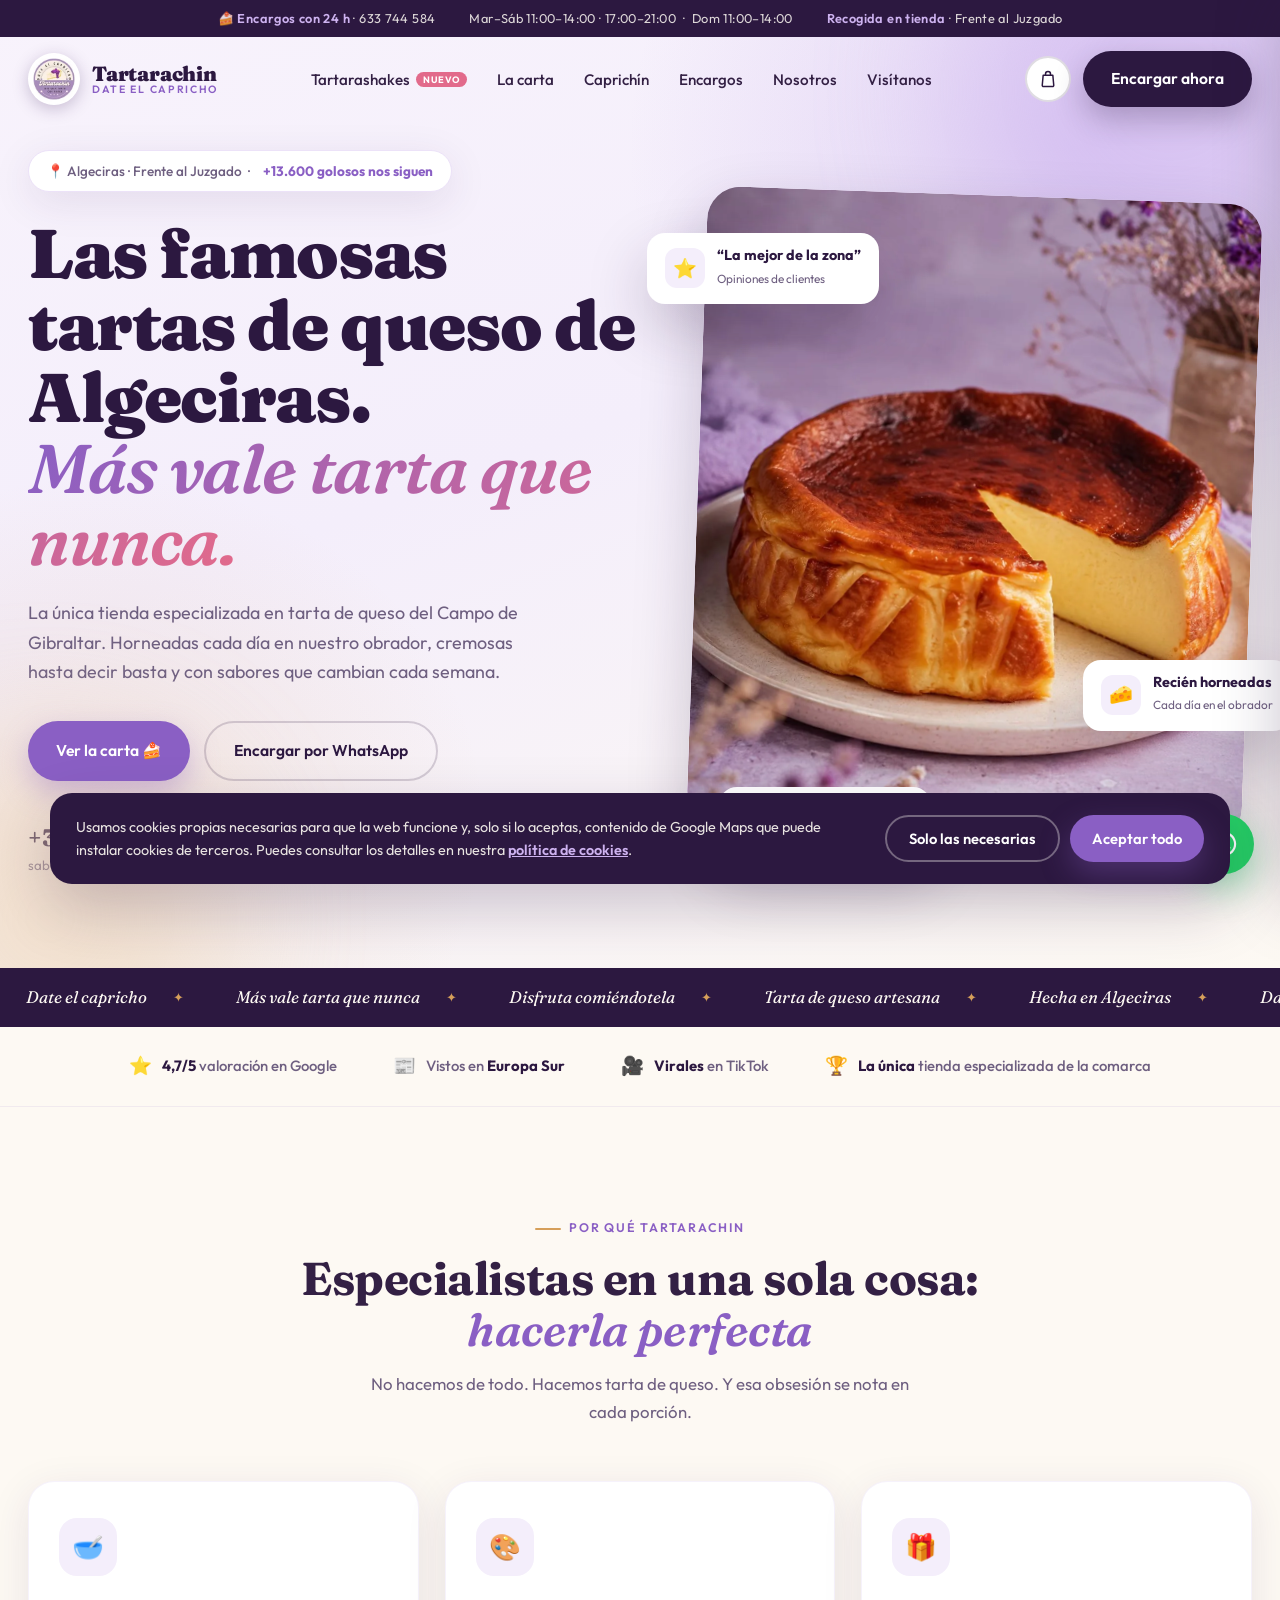
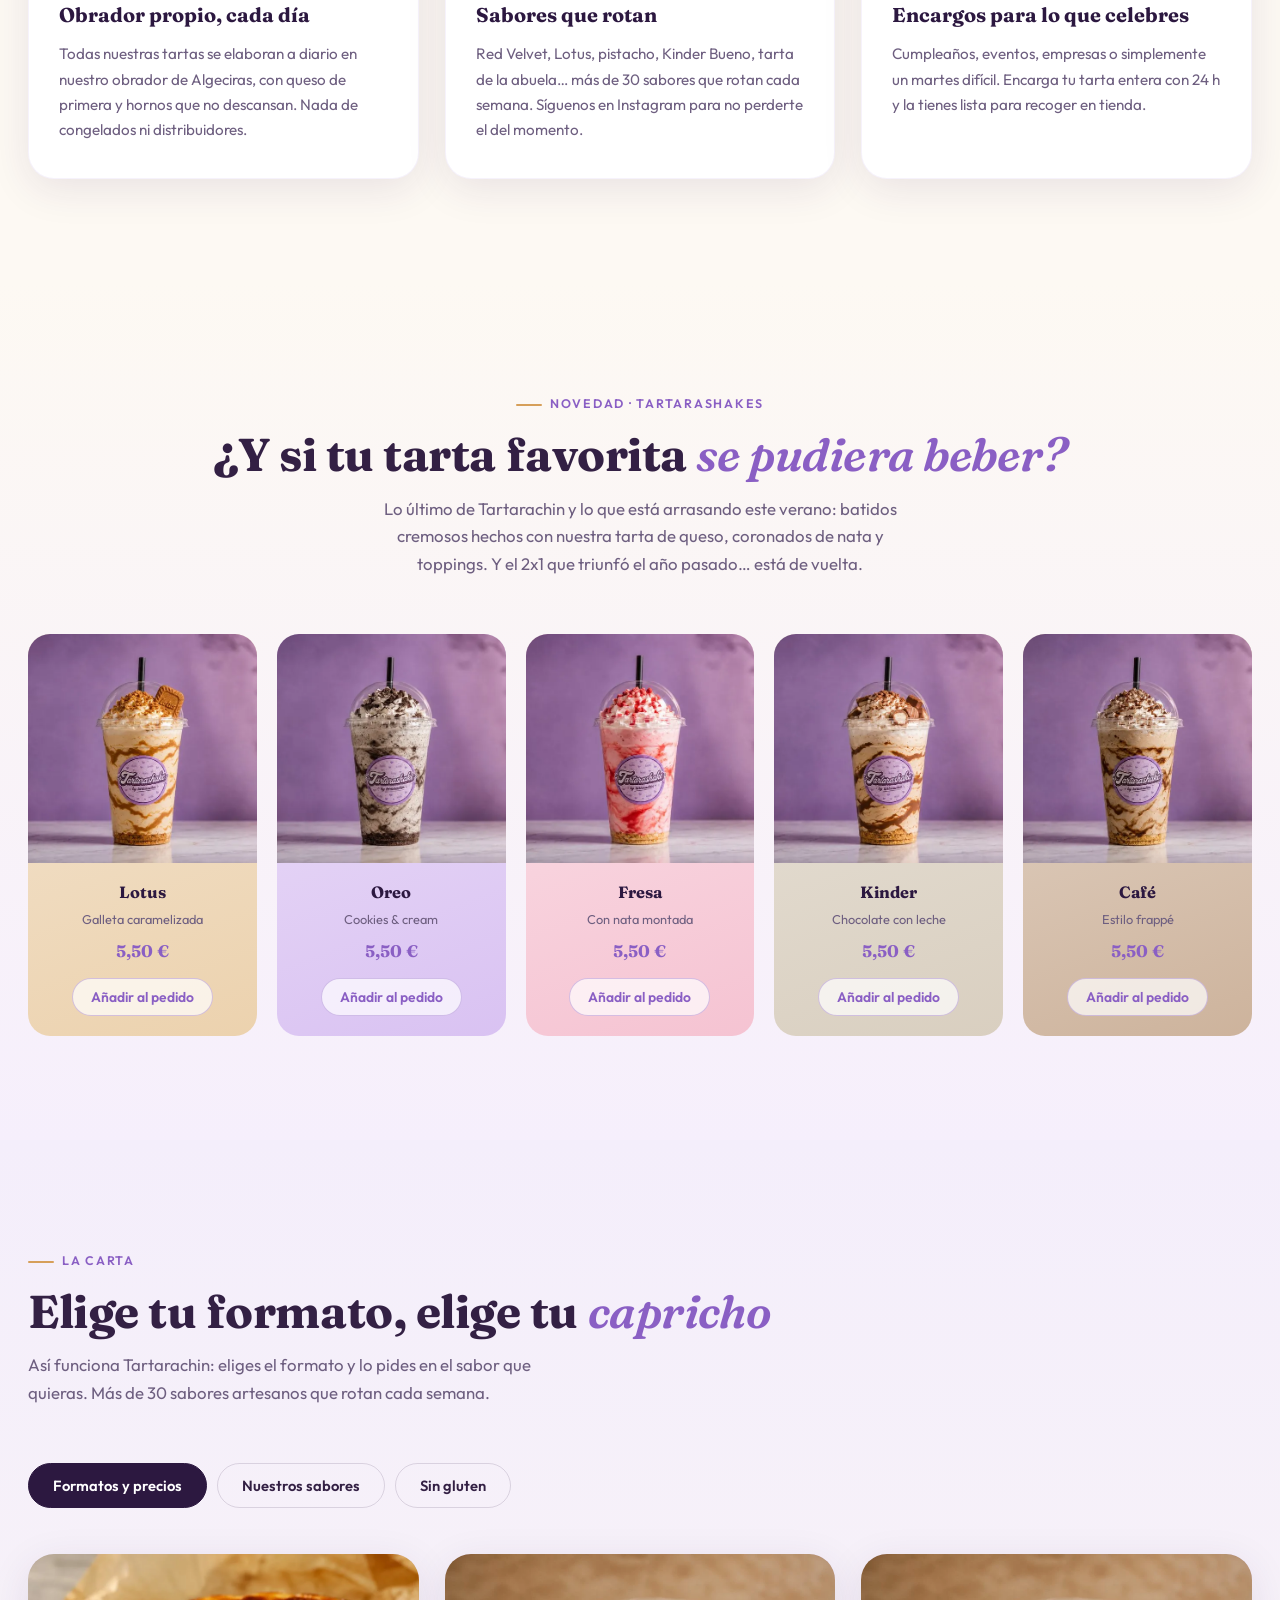
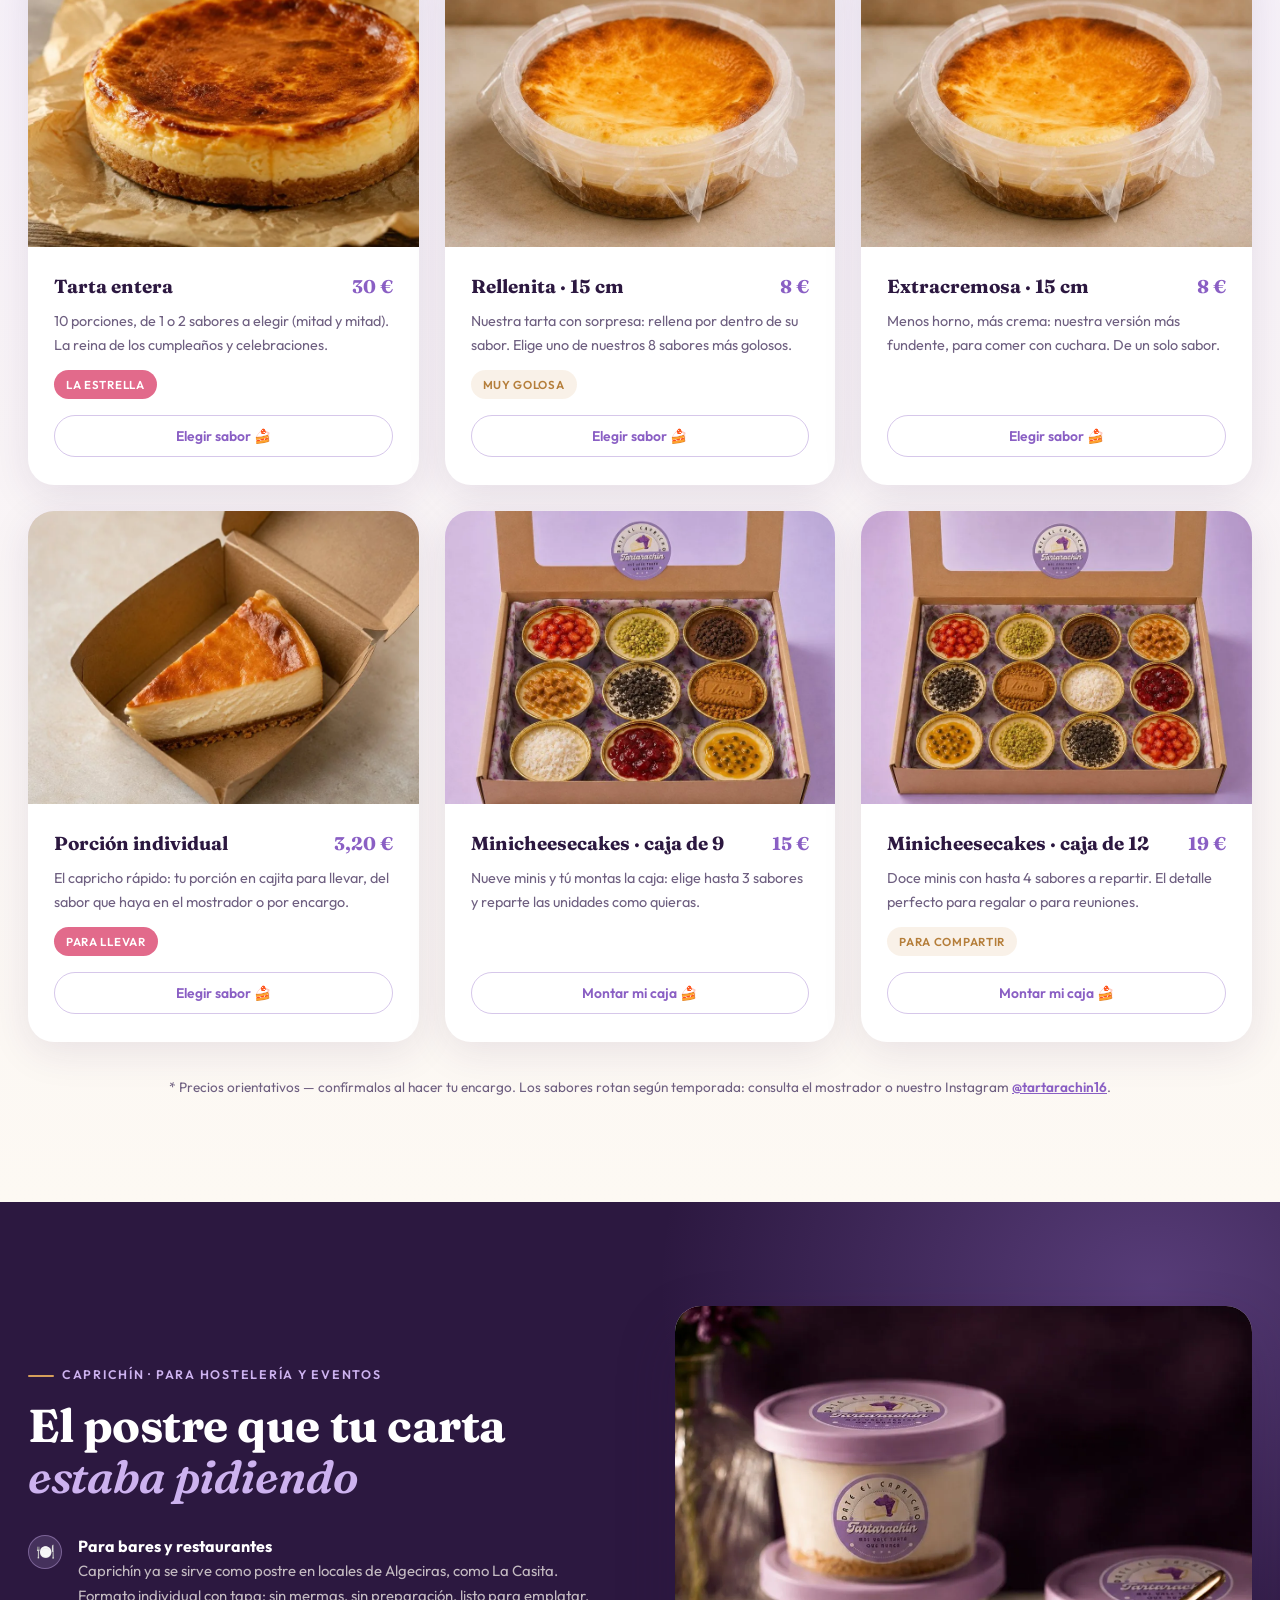
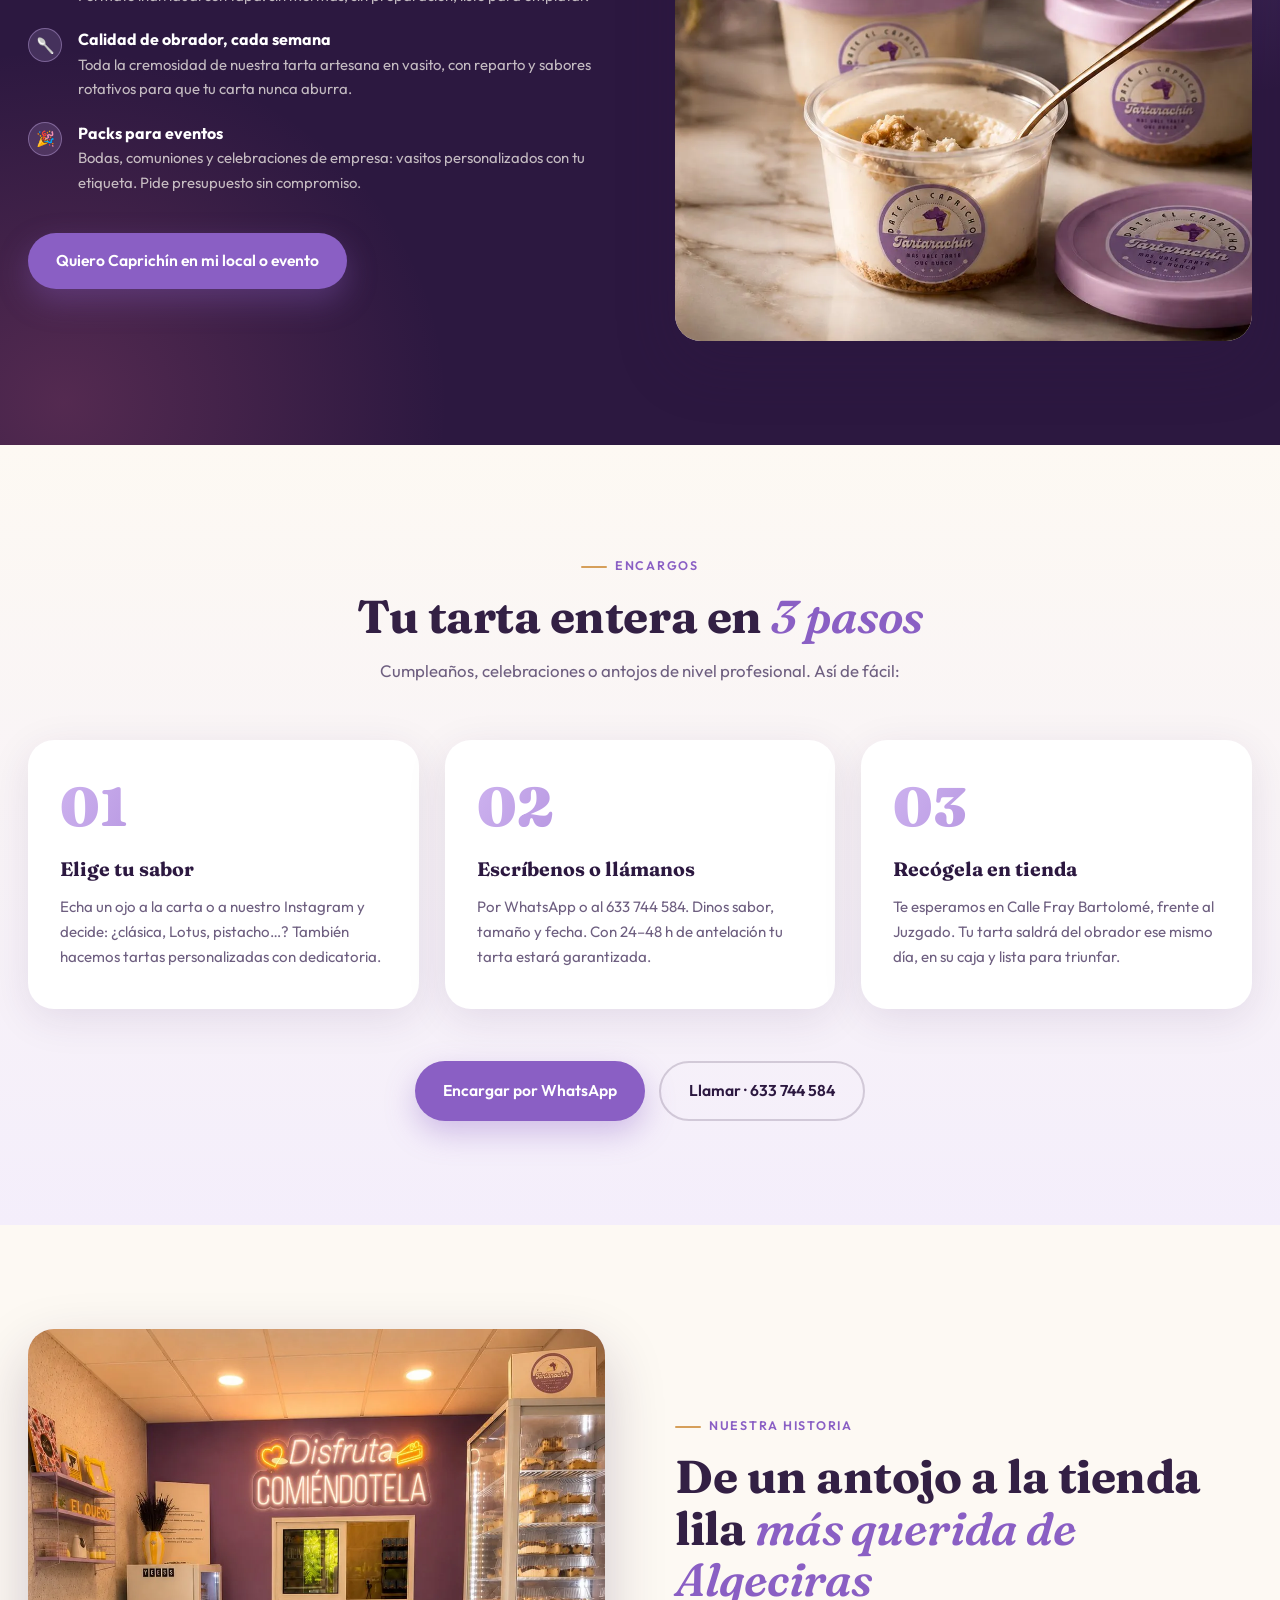
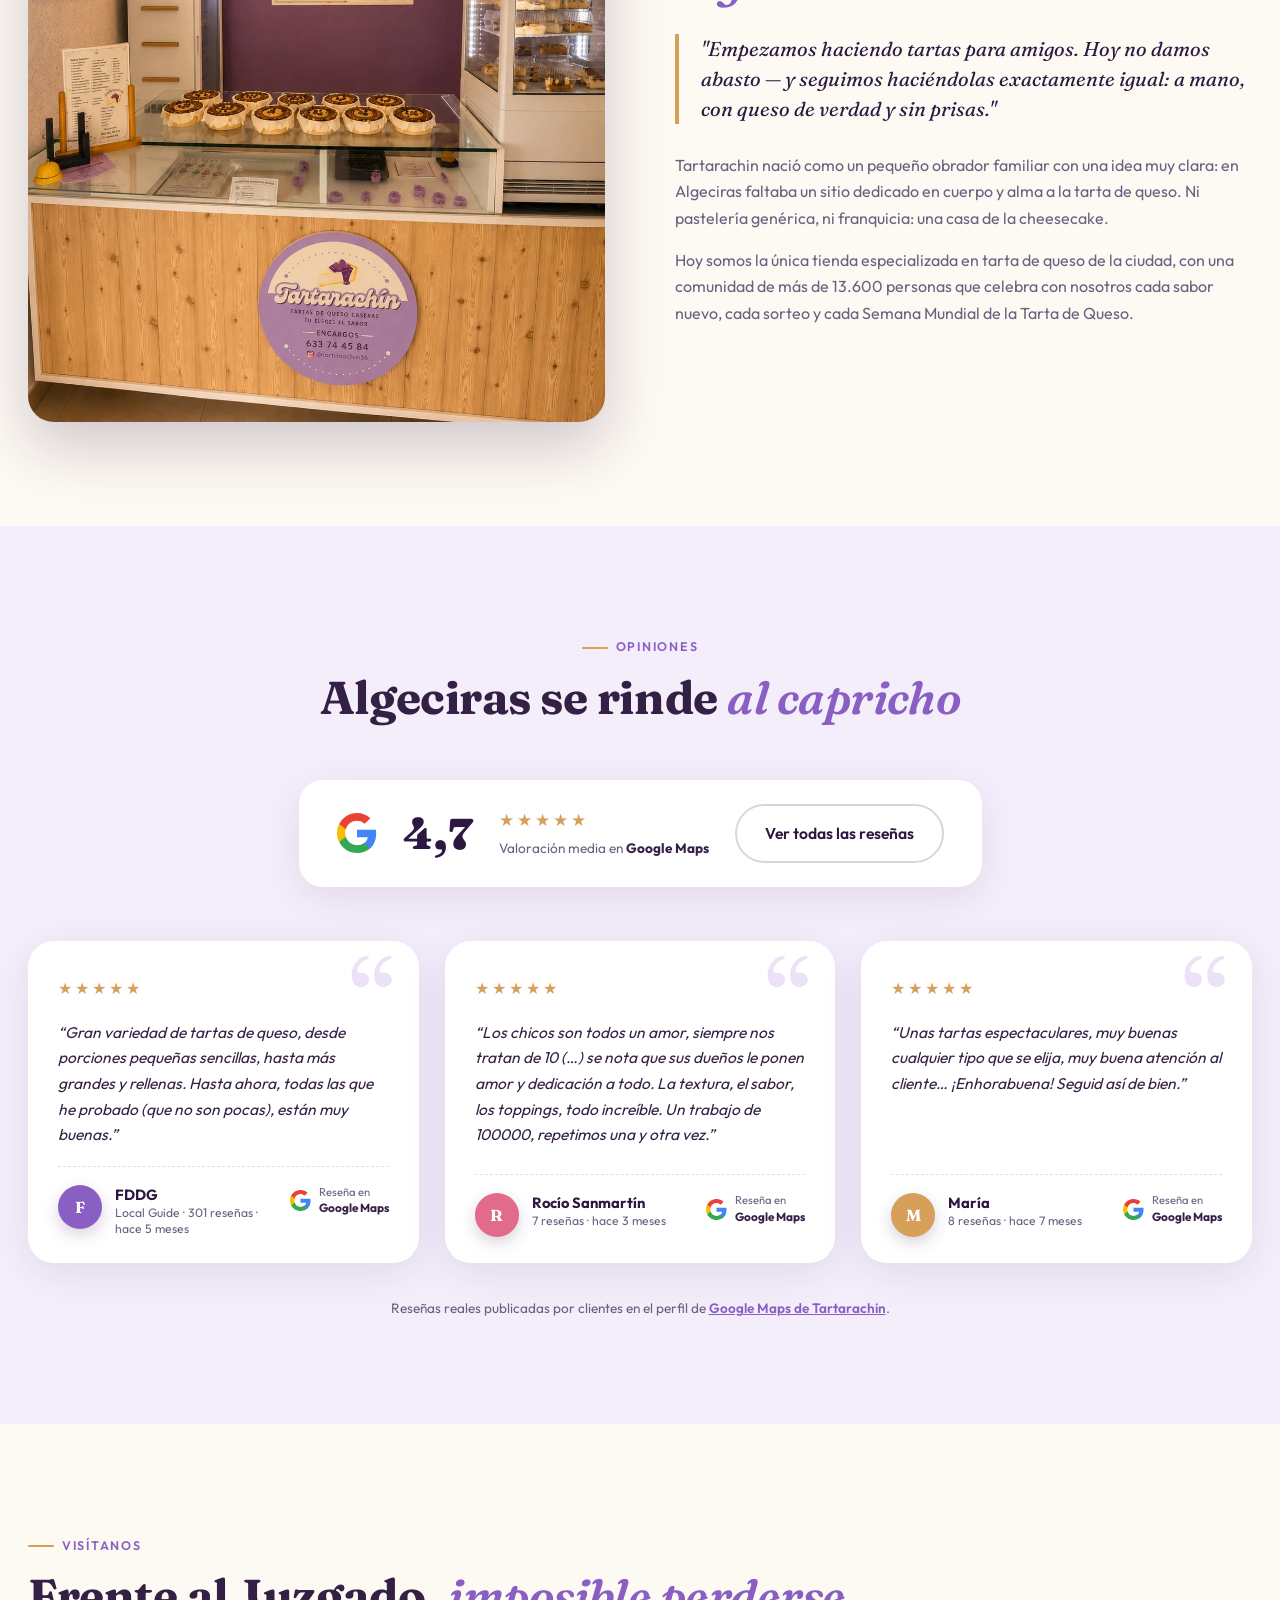
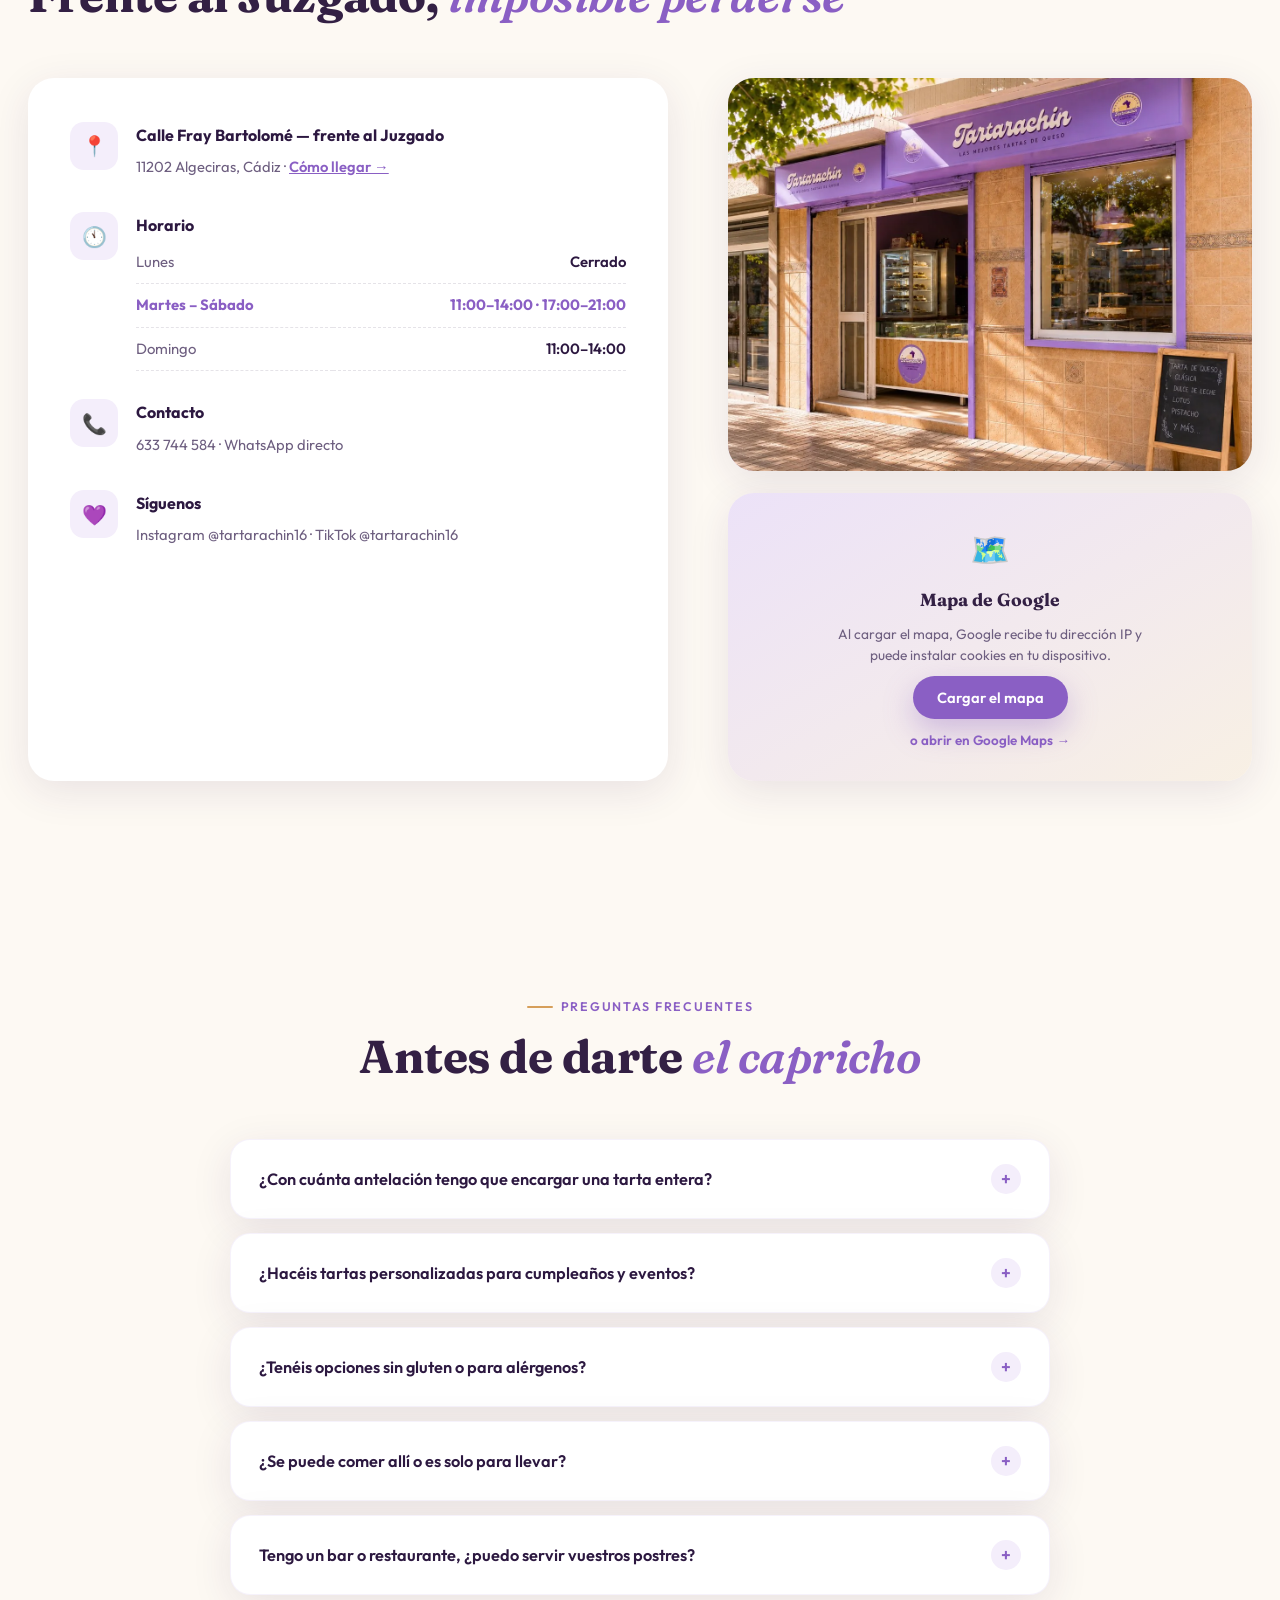
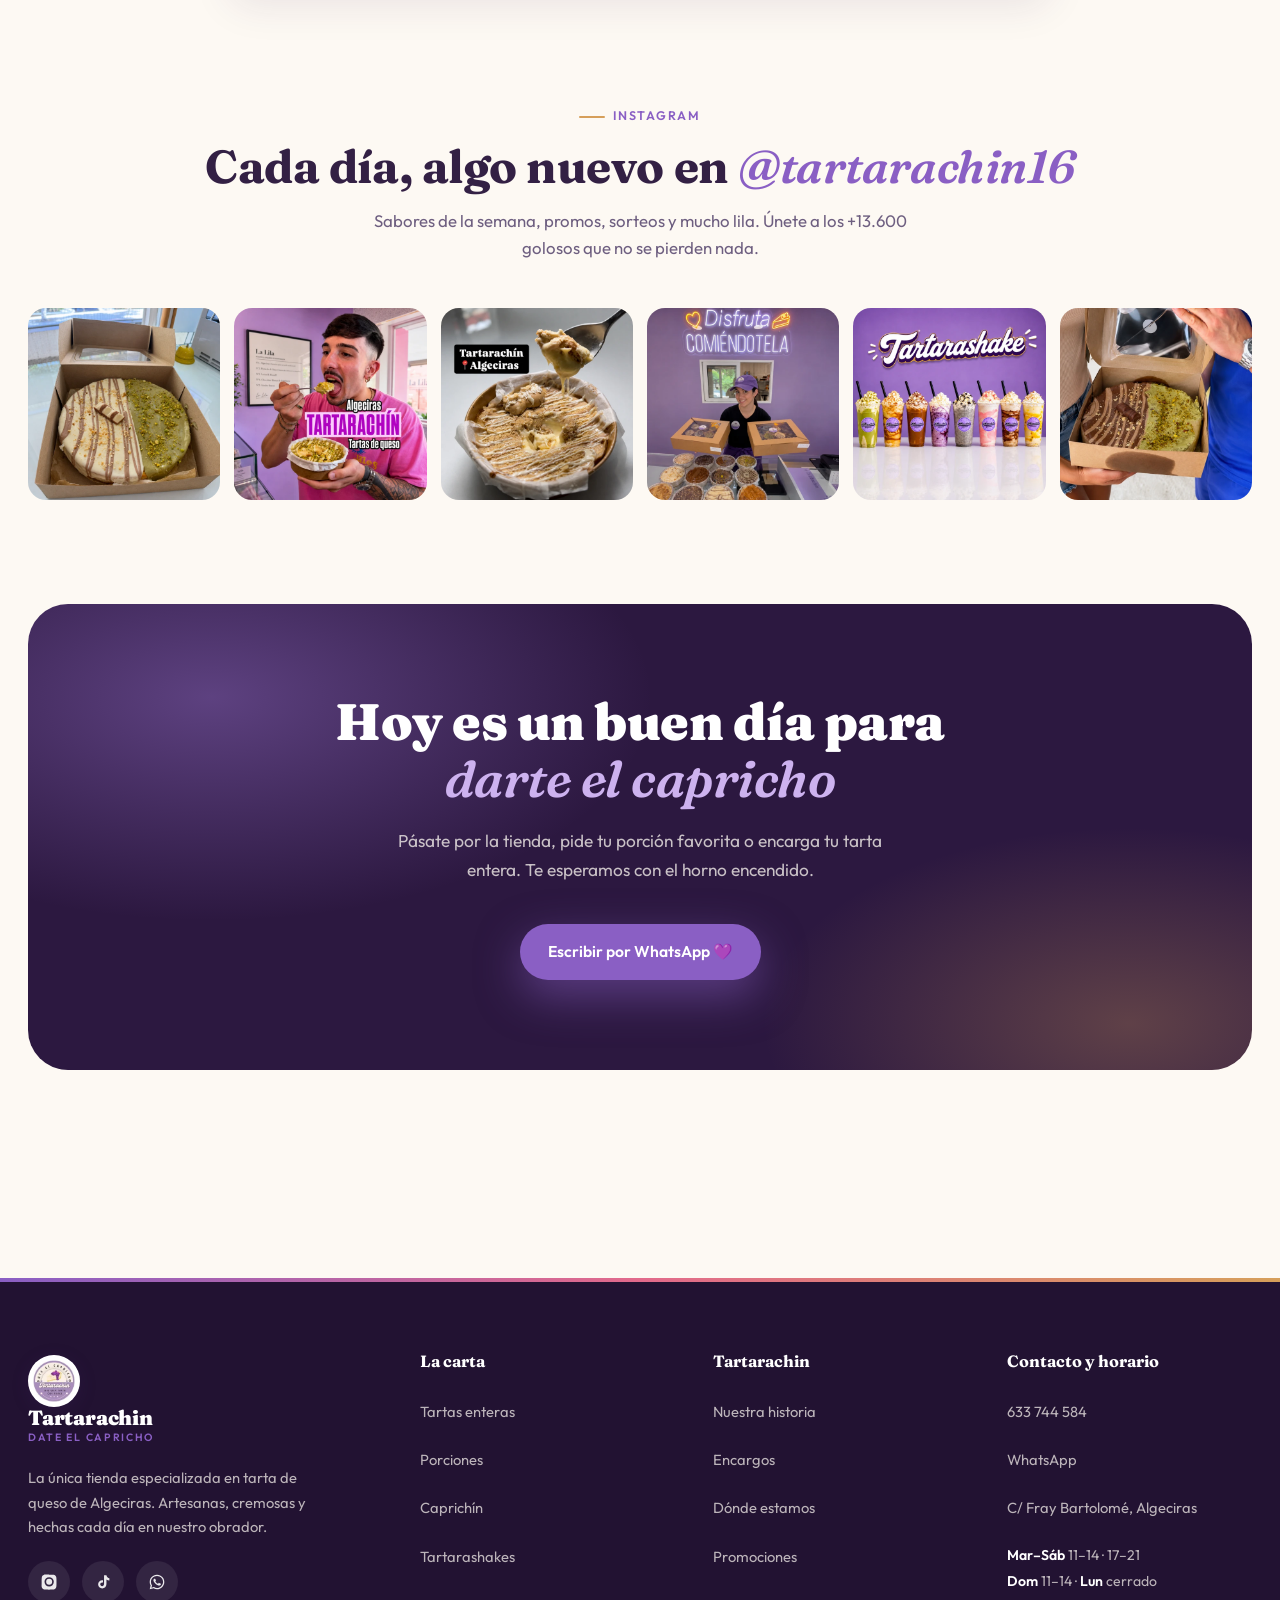
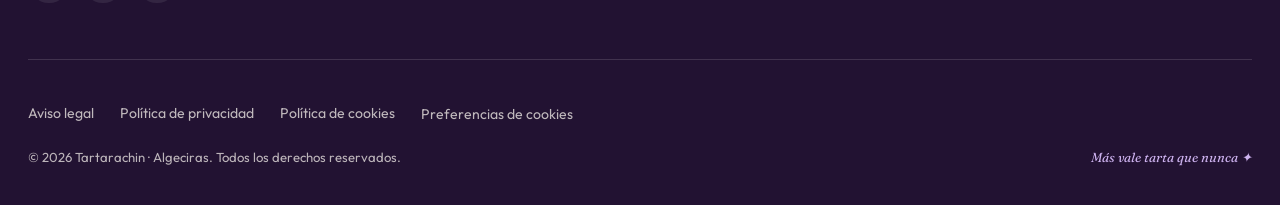
<file: index.html>
<!DOCTYPE html>
<html lang="es">
<head>
<meta charset="UTF-8">
<meta name="robots" content="noindex, nofollow">
<meta name="viewport" content="width=device-width, initial-scale=1.0">
<title>Tartarachin · Las famosas tartas de queso de Algeciras</title>
<meta name="description" content="Tartarachin, la única tienda especializada en tarta de queso de Algeciras. Tartas artesanas, vasitos Caprichín, Tartarashakes y encargos. Calle Fray Bartolomé, frente al Juzgado.">
<link rel="canonical" href="https://www.tartarachin.es/">

<!-- ===== Open Graph / redes sociales ===== -->
<meta property="og:type" content="website">
<meta property="og:site_name" content="Tartarachin">
<meta property="og:locale" content="es_ES">
<meta property="og:url" content="https://www.tartarachin.es/">
<meta property="og:title" content="Tartarachin · Las famosas tartas de queso de Algeciras">
<meta property="og:description" content="La única tienda especializada en tarta de queso de Algeciras. Más de 30 sabores artesanos, vasitos Caprichín, Tartarashakes y encargos con 24 h. Frente al Juzgado.">
<meta property="og:image" content="https://www.tartarachin.es/img/og-tartarachin.jpg">
<meta property="og:image:width" content="1200">
<meta property="og:image:height" content="630">
<meta property="og:image:alt" content="Porción de tarta de queso de Tartarachin sobre fondo lila con el lema Más vale tarta que nunca">
<meta name="twitter:card" content="summary_large_image">
<meta name="twitter:title" content="Tartarachin · Las famosas tartas de queso de Algeciras">
<meta name="twitter:description" content="Tartas de queso artesanas hechas cada día en nuestro obrador de Algeciras. Más de 30 sabores, encargos con 24 h y recogida en tienda.">
<meta name="twitter:image" content="https://www.tartarachin.es/img/og-tartarachin.jpg">
<meta name="theme-color" content="#2c1840">
<meta name="geo.region" content="ES-CA">
<meta name="geo.placename" content="Algeciras">
<meta name="geo.position" content="36.13798045;-5.45263980">
<meta name="ICBM" content="36.13798045, -5.45263980">

<link rel="preload" as="font" type="font/woff2" href="fonts/outfit-latin-400-normal.woff2" crossorigin>
<link rel="preload" as="font" type="font/woff2" href="fonts/fraunces-latin-700-normal.woff2" crossorigin>
<link rel="stylesheet" href="fonts.css">
<link rel="icon" type="image/png" href="img/favicon.png">
<link rel="preload" as="image" href="img/tarta-queso-artesana-hero.webp" fetchpriority="high">
<style>
:root{
  --berenjena:#2c1840;
  --berenjena-2:#3b2356;
  --lila:#8a5fc4;
  --lila-2:#a77fe0;
  --lila-claro:#cdb2ef;
  --lavanda:#f4eefb;
  --lavanda-2:#ece2f8;
  --crema:#fdf9f3;
  --crema-2:#f8f0e4;
  --biscuit:#d69f5a;
  --biscuit-oscuro:#b57e3a;
  --fresa:#e26a8b;
  --tinta:#332044;
  --tinta-suave:#6e5f80;
  --blanco:#ffffff;
  --radius:26px;
  --shadow-soft:0 10px 40px rgba(60,30,90,.10);
  --shadow-deep:0 24px 60px rgba(44,24,64,.22);
}
*{margin:0;padding:0;box-sizing:border-box}
[hidden]{display:none!important}
html{scroll-behavior:smooth;overflow-x:hidden}
body{
  font-family:'Outfit',sans-serif;
  color:var(--tinta);
  background:var(--crema);
  line-height:1.65;
  overflow-x:hidden;
}
h1,h2,h3,.display{font-family:'Fraunces',serif}
img{max-width:100%;display:block}
a{color:inherit}
::selection{background:var(--lila);color:#fff}

.wrap{max-width:1320px;margin:0 auto;padding:0 28px}

/* ---------- utilidades ---------- */
.eyebrow{
  display:inline-flex;align-items:center;gap:8px;
  font-size:.78rem;font-weight:600;letter-spacing:.14em;text-transform:uppercase;
  color:var(--lila);margin-bottom:14px;
}
.eyebrow::before{content:"";width:26px;height:2px;background:var(--biscuit);border-radius:2px}
.section-title{font-size:clamp(1.9rem,3.6vw,2.9rem);font-weight:700;line-height:1.12;letter-spacing:-.01em}
.section-title em{font-style:italic;color:var(--lila);font-weight:600}
.section-sub{color:var(--tinta-suave);max-width:560px;margin-top:14px;font-size:1.05rem}
.btn{
  display:inline-flex;align-items:center;gap:10px;
  padding:15px 28px;border-radius:999px;font-weight:600;font-size:.98rem;
  text-decoration:none;transition:transform .25s ease, box-shadow .25s ease, background .25s ease;
  cursor:pointer;border:none;font-family:'Outfit',sans-serif;
}
.btn-primary{background:var(--berenjena);color:#fff;box-shadow:0 12px 30px rgba(44,24,64,.28)}
.btn-primary:hover{transform:translateY(-3px);background:var(--berenjena-2)}
.btn-lila{background:var(--lila);color:#fff;box-shadow:0 12px 30px rgba(138,95,196,.35)}
.btn-lila:hover{transform:translateY(-3px);background:var(--lila-2)}
.btn-ghost{background:transparent;color:var(--berenjena);border:2px solid rgba(44,24,64,.18)}
.btn-ghost:hover{border-color:var(--berenjena);transform:translateY(-3px)}
.reveal{opacity:0;transform:translateY(34px);transition:opacity .8s cubic-bezier(.2,.65,.3,1), transform .8s cubic-bezier(.2,.65,.3,1)}
.reveal.in{opacity:1;transform:none}

/* ---------- placeholder de foto ---------- */
.ph{
  position:relative;overflow:hidden;border-radius:var(--radius);
  background:linear-gradient(145deg,var(--lavanda-2),#e0cef5 55%,var(--crema-2));
  display:flex;align-items:center;justify-content:center;
}
.ph::after{
  content:"";position:absolute;inset:0;
  background:radial-gradient(120% 90% at 20% 10%,rgba(255,255,255,.55),transparent 55%);
}
.ph .ph-tag{
  position:absolute;bottom:14px;left:14px;z-index:2;
  background:rgba(44,24,64,.72);color:#fff;backdrop-filter:blur(6px);
  font-size:.72rem;font-weight:500;letter-spacing:.04em;
  padding:6px 12px;border-radius:999px;display:flex;align-items:center;gap:6px;
}
.ph svg{width:44%;max-width:210px;opacity:.9;position:relative;z-index:1;filter:drop-shadow(0 14px 24px rgba(60,30,90,.18))}
.ph img.real{position:absolute;inset:0;width:100%;height:100%;object-fit:cover;z-index:1}
.ph.has-img::after{display:none}


/* ---------- accesibilidad ---------- */
.sr-only{position:absolute;width:1px;height:1px;padding:0;margin:-1px;overflow:hidden;clip:rect(0 0 0 0);white-space:nowrap;border:0}
.skip-link{
  position:absolute;left:50%;transform:translate(-50%,-140%);z-index:300;
  background:var(--berenjena);color:#fff;padding:12px 22px;border-radius:0 0 14px 14px;
  text-decoration:none;font-weight:600;transition:transform .2s ease;
}
.skip-link:focus{transform:translate(-50%,0)}
:focus-visible{outline:3px solid var(--lila);outline-offset:3px;border-radius:6px}
.btn:focus-visible,.add-btn:focus-visible{outline-offset:4px}
@media (prefers-reduced-motion: reduce){
  html{scroll-behavior:auto}
  *,*::before,*::after{
    animation-duration:.01ms!important;animation-iteration-count:1!important;
    transition-duration:.01ms!important;scroll-behavior:auto!important;
  }
  .reveal{opacity:1!important;transform:none!important}
}
.faq-h{margin:0;font:inherit}
.faq-item.open .faq-q .plus{transform:rotate(45deg)}
/* zonas de toque cómodas en enlaces de texto pequeños */
.foot-grid a{display:inline-block;padding:7px 0;min-height:24px}
.foot-grid .socials a{padding:0}
.info-row a{display:inline-block;padding:5px 0}

/* ---------- enlaces legales del footer ---------- */
.foot-legal{
  display:flex;flex-wrap:wrap;gap:8px 26px;align-items:center;
  padding-top:34px;border-top:1px solid rgba(253,249,243,.14);
}
.foot-legal a,.foot-legal button{
  color:rgba(253,249,243,.72);font-size:.88rem;text-decoration:none;
  background:none;border:none;padding:8px 0;cursor:pointer;font-family:inherit;
}
.foot-legal a:hover,.foot-legal button:hover{color:var(--lila-claro);text-decoration:underline}
footer .foot-bottom{border-top:none;padding-top:14px}

/* ---------- mapa con consentimiento ---------- */
.mapa-consent{
  height:100%;min-height:240px;display:flex;flex-direction:column;
  align-items:center;justify-content:center;gap:10px;text-align:center;padding:30px 24px;
  background:linear-gradient(150deg,var(--lavanda-2),var(--crema-2));
}
.mapa-consent .mapa-ico{font-size:2rem}
.mapa-consent b{font-family:'Fraunces',serif;font-size:1.1rem}
.mapa-consent p{font-size:.86rem;color:var(--tinta-suave);max-width:330px;line-height:1.5}
.mapa-consent .btn{padding:12px 24px;font-size:.92rem}
.mapa-consent a{font-size:.84rem;color:var(--lila);font-weight:600;text-decoration:none}
.mapa-consent a:hover{text-decoration:underline}

/* ---------- banner de cookies ---------- */
.cookie-bar{
  position:fixed;left:16px;right:16px;bottom:16px;z-index:250;
  background:var(--berenjena);color:rgba(253,249,243,.9);
  border-radius:22px;box-shadow:var(--shadow-deep);
  padding:22px 26px;display:none;gap:20px;align-items:center;flex-wrap:wrap;
  max-width:1180px;margin:0 auto;
}
.cookie-bar.show{display:flex}
.cookie-bar p{font-size:.9rem;flex:1;min-width:260px;line-height:1.55}
.cookie-bar a{color:var(--lila-claro);font-weight:600}
.cookie-actions{display:flex;gap:10px;flex-wrap:wrap}
.cookie-actions .btn{padding:12px 22px;font-size:.92rem}
.btn-outline-light{background:transparent;color:#fff;border:2px solid rgba(253,249,243,.35)}
.btn-outline-light:hover{border-color:#fff;transform:translateY(-2px)}
@media(max-width:640px){
  .cookie-bar{left:10px;right:10px;bottom:10px;padding:20px;border-radius:20px}
  .cookie-actions{width:100%}
  .cookie-actions .btn{flex:1;justify-content:center}
}

/* ---------- header ---------- */
header{
  position:fixed;top:0;left:0;right:0;z-index:100;
  transition:background .35s ease, box-shadow .35s ease;
}
header.scrolled{background:rgba(253,249,243,.92);backdrop-filter:blur(14px);box-shadow:0 6px 30px rgba(44,24,64,.08)}
.topbar{background:var(--berenjena);color:rgba(253,249,243,.85);font-size:.8rem;letter-spacing:.03em;overflow:hidden;max-height:44px;transition:max-height .35s ease}
.topbar .wrap{display:flex;justify-content:center;gap:8px 34px;padding-top:8px;padding-bottom:8px;flex-wrap:wrap}
.topbar b{color:var(--lila-claro);font-weight:600}
.topbar a{text-decoration:none}
header.scrolled .topbar{max-height:0}
.nav{display:flex;align-items:center;justify-content:space-between;gap:20px;padding-top:14px;padding-bottom:14px;transition:padding .35s ease}
header.scrolled .nav{padding-top:8px;padding-bottom:8px}
.logo-img{width:52px;height:52px;border-radius:50%;flex-shrink:0;box-shadow:0 4px 16px rgba(60,30,90,.25);background:#fff;transition:transform .3s ease}
.logo:hover .logo-img{transform:rotate(-8deg) scale(1.05)}
.logo{display:flex;align-items:center;gap:12px;text-decoration:none}
.logo-badge{
  width:46px;height:46px;border-radius:50%;
  background:conic-gradient(from 210deg,var(--lila),var(--fresa),var(--biscuit),var(--lila));
  display:flex;align-items:center;justify-content:center;flex-shrink:0;
}
.logo-badge span{
  width:38px;height:38px;border-radius:50%;background:var(--crema);
  display:flex;align-items:center;justify-content:center;font-size:1.15rem;
}
.logo-text{line-height:1.05}
.logo-text b{font-family:'Fraunces',serif;font-weight:900;font-size:1.28rem;color:var(--berenjena);letter-spacing:-.01em}
.logo-text small{display:block;font-size:.66rem;letter-spacing:.16em;text-transform:uppercase;color:var(--lila);font-weight:600}
.nav-links{display:flex;gap:30px;list-style:none}
.nav-links a{text-decoration:none;font-weight:500;font-size:.95rem;color:var(--tinta);position:relative;padding:4px 0}
.nav-links a::after{content:"";position:absolute;left:0;bottom:-2px;width:0;height:2px;background:var(--lila);border-radius:2px;transition:width .3s ease}
.nav-links a:hover::after{width:100%}
.nav-cta{display:flex;align-items:center;gap:12px}
.burger{display:none;background:none;border:none;cursor:pointer;padding:8px}
.burger span{display:block;width:24px;height:2.6px;background:var(--berenjena);border-radius:3px;margin:5px 0;transition:.3s}

/* ---------- hero ---------- */
.hero{
  position:relative;min-height:100svh;display:flex;align-items:center;
  background:
    radial-gradient(60% 70% at 85% 15%,rgba(167,127,224,.28),transparent 60%),
    radial-gradient(50% 60% at 8% 85%,rgba(214,159,90,.16),transparent 60%),
    linear-gradient(160deg,#f8f3fc 0%,var(--lavanda) 45%,var(--crema) 100%);
  padding:150px 0 90px;overflow:hidden;
}
.hero-grid{display:grid;grid-template-columns:1.05fr .95fr;gap:56px;align-items:center}
.hero-kicker{
  display:inline-flex;align-items:center;gap:10px;background:#fff;
  border:1px solid var(--lavanda-2);border-radius:999px;padding:9px 18px;
  font-size:.85rem;font-weight:500;color:var(--tinta-suave);
  box-shadow:var(--shadow-soft);margin-bottom:26px;
}
.hero-kicker b{color:var(--lila);font-weight:700}
.hero h1{
  font-size:clamp(2.6rem,5.4vw,4.3rem);font-weight:900;line-height:1.04;
  letter-spacing:-.02em;color:var(--berenjena);
}
.hero h1 em{
  font-style:italic;font-weight:600;color:var(--lila);
  background:linear-gradient(120deg,var(--lila),var(--fresa));
  -webkit-background-clip:text;background-clip:text;-webkit-text-fill-color:transparent;
}
.hero-sub{margin:22px 0 34px;font-size:1.12rem;color:var(--tinta-suave);max-width:520px}
.hero-actions{display:flex;gap:14px;flex-wrap:wrap;margin-bottom:44px}
.hero-proof{display:flex;gap:34px;flex-wrap:wrap}
.proof b{font-family:'Fraunces',serif;font-size:1.5rem;font-weight:700;color:var(--berenjena);display:block;line-height:1.1}
.proof span{font-size:.83rem;color:var(--tinta-suave)}
.hero-visual{position:relative}
.hero-card{
  position:relative;border-radius:34px;overflow:hidden;
  box-shadow:var(--shadow-deep);transform:rotate(2deg);
  aspect-ratio:4/4.6;
}
.hero-card .ph{position:absolute;inset:0;border-radius:0}
.float-chip{
  position:absolute;background:#fff;border-radius:18px;box-shadow:var(--shadow-deep);
  padding:14px 18px;display:flex;align-items:center;gap:12px;z-index:3;
  animation:float 5.5s ease-in-out infinite;
}
.float-chip .fc-ico{
  width:40px;height:40px;border-radius:12px;display:flex;align-items:center;justify-content:center;
  font-size:1.2rem;background:var(--lavanda);
}
.float-chip b{display:block;font-size:.9rem;color:var(--berenjena);line-height:1.15}
.float-chip small{font-size:.74rem;color:var(--tinta-suave)}
.chip-1{top:6%;left:-9%;animation-delay:0s}
.chip-2{bottom:16%;right:-7%;animation-delay:1.6s}
.chip-3{bottom:-4%;left:4%;animation-delay:.8s}
@keyframes float{0%,100%{transform:translateY(0)}50%{transform:translateY(-12px)}}
.hero-blob{position:absolute;border-radius:50%;filter:blur(70px);opacity:.5;pointer-events:none}
.blob-1{width:420px;height:420px;background:var(--lila-claro);top:-120px;right:-100px}
.blob-2{width:340px;height:340px;background:#f0d8b8;bottom:-120px;left:-120px}

/* ---------- marquee ---------- */
.marquee{
  background:var(--berenjena);color:var(--crema);overflow:hidden;
  padding:16px 0;position:relative;
}
.marquee-track{display:flex;gap:0;white-space:nowrap;animation:scroll 55s linear infinite;width:max-content}
.marquee-track span{
  font-family:'Fraunces',serif;font-style:italic;font-size:1.05rem;font-weight:500;
  padding:0 26px;display:flex;align-items:center;gap:26px;
}
.marquee-track span::after{content:"✦";font-style:normal;color:var(--biscuit);font-size:.8rem}
@keyframes scroll{to{transform:translateX(-50%)}}

/* ---------- secciones ---------- */
section{padding:104px 0}
.sec-head{margin-bottom:56px}
.sec-head.center{text-align:center}
.sec-head.center .section-sub{margin-left:auto;margin-right:auto}

/* ---------- por qué / valor ---------- */
.value{background:var(--crema)}
.value-grid{display:grid;grid-template-columns:repeat(3,1fr);gap:26px}
.value-card{
  background:#fff;border-radius:var(--radius);padding:36px 30px;
  box-shadow:var(--shadow-soft);border:1px solid rgba(138,95,196,.08);
  transition:transform .3s ease, box-shadow .3s ease;position:relative;overflow:hidden;
}
.value-card:hover{transform:translateY(-8px);box-shadow:var(--shadow-deep)}
.value-card::before{
  content:"";position:absolute;top:0;left:0;right:0;height:5px;
  background:linear-gradient(90deg,var(--lila),var(--fresa),var(--biscuit));
  opacity:0;transition:opacity .3s ease;
}
.value-card:hover::before{opacity:1}
.value-ico{
  width:58px;height:58px;border-radius:18px;background:var(--lavanda);
  display:flex;align-items:center;justify-content:center;font-size:1.6rem;margin-bottom:22px;
}
.value-card h3{font-size:1.25rem;font-weight:700;color:var(--berenjena);margin-bottom:10px}
.value-card p{font-size:.95rem;color:var(--tinta-suave)}

/* ---------- carta ---------- */
.carta{background:linear-gradient(180deg,var(--lavanda) 0%,var(--crema) 100%)}
.tabs{display:flex;gap:10px;flex-wrap:wrap;margin-bottom:46px}
.tab{
  padding:12px 24px;border-radius:999px;border:1.5px solid rgba(44,24,64,.14);
  background:transparent;font-family:'Outfit',sans-serif;font-weight:600;font-size:.92rem;
  color:var(--tinta);cursor:pointer;transition:.25s;
}
.tab:hover{border-color:var(--lila)}
.tab.active{background:var(--berenjena);border-color:var(--berenjena);color:#fff}
.carta-grid{display:grid;grid-template-columns:repeat(3,1fr);gap:26px}
.carta-panel{display:none}
.carta-panel.active{display:block;animation:fadeIn .5s ease}
@keyframes fadeIn{from{opacity:0;transform:translateY(14px)}to{opacity:1;transform:none}}
.dish{
  background:#fff;border-radius:var(--radius);overflow:hidden;
  box-shadow:var(--shadow-soft);transition:transform .3s ease, box-shadow .3s ease;
}
.dish:hover{transform:translateY(-8px);box-shadow:var(--shadow-deep)}
.dish .ph{aspect-ratio:4/3;border-radius:0}
.dish{display:flex;flex-direction:column}
.dish-body{padding:24px 26px 28px;display:flex;flex-direction:column;flex:1}
.dish .add-btn{margin-top:auto}
.dish .badge+.add-btn{margin-top:16px}
.dish-top{display:flex;justify-content:space-between;align-items:baseline;gap:12px;margin-bottom:8px}
.dish h3{font-size:1.18rem;font-weight:700;color:var(--berenjena)}
.dish .price{font-family:'Fraunces',serif;font-weight:700;font-size:1.15rem;color:var(--lila);white-space:nowrap}
.dish p{font-size:.9rem;color:var(--tinta-suave)}
.dish .badge{
  display:inline-block;margin-top:12px;font-size:.72rem;font-weight:600;letter-spacing:.06em;
  text-transform:uppercase;color:var(--biscuit-oscuro);background:rgba(214,159,90,.14);
  padding:5px 12px;border-radius:999px;
}
.badge.pop{color:#fff;background:var(--fresa)}
.dish .badge{align-self:flex-start}
.carta-note{margin-top:34px;font-size:.85rem;color:var(--tinta-suave);text-align:center}
.flavor-sel{width:100%;margin-top:16px;padding:11px 14px;border-radius:14px;border:1.6px solid rgba(138,95,196,.3);background:#fff;font-family:'Outfit',sans-serif;font-size:.88rem;color:var(--tinta);cursor:pointer;transition:border-color .25s}
.flavor-sel:focus{outline:none;border-color:var(--lila)}
.sabores-box{background:#fff;border-radius:var(--radius);padding:44px;box-shadow:var(--shadow-soft)}
.sab-title{font-size:1.15rem;color:var(--berenjena);margin:36px 0 16px}
.sab-title:first-child{margin-top:0}
.sab-title small{font-family:'Outfit',sans-serif;font-size:.78rem;color:var(--tinta-suave);font-weight:500}
.flavor-cloud{display:flex;flex-wrap:wrap;gap:10px}
.chip{padding:9px 18px;border-radius:999px;background:var(--crema);border:1px solid rgba(138,95,196,.18);font-size:.88rem;font-weight:500;color:var(--tinta);transition:.25s;cursor:default}
.chip:hover{border-color:var(--lila);color:var(--lila);transform:translateY(-2px)}
.rellenitas-note{margin-top:38px;background:var(--lavanda);border-radius:18px;padding:20px 24px;font-size:.93rem;color:var(--tinta);line-height:1.7}

/* ---------- popup elegir sabor ---------- */
.sabor-overlay{position:fixed;inset:0;background:rgba(30,15,45,.55);backdrop-filter:blur(5px);z-index:180;opacity:0;pointer-events:none;transition:opacity .3s ease;display:flex;align-items:center;justify-content:center;padding:20px}
.sabor-overlay.open{opacity:1;pointer-events:auto}
.sabor-modal{background:var(--crema);border-radius:30px;max-width:660px;width:100%;max-height:88vh;display:flex;flex-direction:column;box-shadow:0 40px 100px rgba(20,8,35,.45);transform:translateY(26px) scale(.96);transition:transform .4s cubic-bezier(.2,.65,.3,1);overflow:hidden}
.sabor-overlay.open .sabor-modal{transform:none}
.sabor-head{padding:28px 32px 20px;border-bottom:1px solid rgba(138,95,196,.15);display:flex;justify-content:space-between;align-items:flex-start;gap:16px;background:radial-gradient(120% 160% at 0% 0%,var(--lavanda-2),var(--crema) 70%)}
.sabor-kicker{display:block;font-size:.75rem;font-weight:700;letter-spacing:.14em;text-transform:uppercase;color:var(--lila);margin-bottom:6px}
.sabor-head h3{font-size:1.4rem;color:var(--berenjena);line-height:1.15}
.sabor-head .sabor-price{font-family:'Fraunces',serif;font-weight:700;color:var(--lila);font-size:1.05rem}
.sabor-body{overflow-y:auto;padding:24px 32px 30px}
.sabor-group-title{font-family:'Fraunces',serif;font-size:1.02rem;color:var(--berenjena);margin:26px 0 14px;display:flex;align-items:center;gap:10px}
.sabor-group-title:first-child{margin-top:0}
.sabor-group-title::after{content:"";flex:1;height:1px;background:rgba(138,95,196,.18)}
.sabor-grid{display:flex;flex-wrap:wrap;gap:10px}
.sabor-opt{padding:10px 19px;border-radius:999px;border:1.5px solid rgba(138,95,196,.25);background:#fff;cursor:pointer;font-family:'Outfit',sans-serif;font-size:.9rem;font-weight:500;color:var(--tinta);transition:all .2s ease}
.sabor-opt:hover{border-color:var(--lila);color:var(--lila);transform:translateY(-2px)}
.sabor-opt.sel{background:var(--lila);border-color:var(--lila);color:#fff;box-shadow:0 8px 22px rgba(138,95,196,.4);transform:translateY(-2px)}
.sabor-foot{padding:18px 32px 24px;border-top:1px solid rgba(138,95,196,.15);background:#fff;display:flex;gap:16px;align-items:center;justify-content:space-between;flex-wrap:wrap}
.sabor-chosen{font-size:.92rem;color:var(--tinta-suave)}
.sabor-chosen b{color:var(--berenjena)}
.btn[disabled]{opacity:.4;pointer-events:none}
@media(max-width:640px){
  .sabor-overlay{padding:0;align-items:flex-end}
  .sabor-modal{border-radius:26px 26px 0 0;max-height:92vh}
  .sabor-head,.sabor-body,.sabor-foot{padding-left:22px;padding-right:22px}
  .sabor-foot .btn{width:100%;justify-content:center}
}

/* ---------- caprichin (banda oscura) ---------- */
.caprichin{
  background:
    radial-gradient(70% 90% at 90% 10%,rgba(167,127,224,.35),transparent 55%),
    radial-gradient(50% 70% at 5% 95%,rgba(226,106,139,.22),transparent 60%),
    var(--berenjena);
  color:var(--crema);
}
.caprichin .eyebrow{color:var(--lila-claro)}
.caprichin .section-title{color:#fff}
.caprichin .section-title em{color:var(--lila-claro)}
.split{display:grid;grid-template-columns:1fr 1fr;gap:70px;align-items:center}
.split .ph{aspect-ratio:4/4.4;box-shadow:var(--shadow-deep)}
.cap-list{list-style:none;margin:30px 0 38px;display:grid;gap:18px}
.cap-list li{display:flex;gap:16px;align-items:flex-start}
.cap-list .dot{
  width:34px;height:34px;border-radius:50%;flex-shrink:0;margin-top:2px;
  background:rgba(205,178,239,.16);border:1px solid rgba(205,178,239,.4);
  display:flex;align-items:center;justify-content:center;font-size:.95rem;
}
.cap-list b{color:#fff}
.cap-list p{font-size:.93rem;color:rgba(253,249,243,.72)}

/* ---------- shakes ---------- */
.shakes{background:linear-gradient(180deg,var(--crema),#f6effc)}
.shake-row{display:grid;grid-template-columns:repeat(5,1fr);gap:20px;margin-top:14px}
.shake{
  border-radius:22px;padding:0 14px 20px;text-align:center;
  transition:transform .3s ease, box-shadow .3s ease;position:relative;overflow:hidden;
}
.shake:hover{transform:translateY(-8px) rotate(-1deg);box-shadow:var(--shadow-deep)}
.shake-img{margin:0 -14px 16px;aspect-ratio:1/1;overflow:hidden}
.shake-img img{width:100%;height:100%;object-fit:cover;transition:transform .6s ease}
.shake:hover .shake-img img{transform:scale(1.09)}
.shake b{font-family:'Fraunces',serif;font-size:1.02rem;color:var(--berenjena);display:block}
.shake span{font-size:.8rem;color:var(--tinta-suave)}
.shake .shake-price{display:block;font-family:'Fraunces',serif;font-size:1.05rem;font-weight:700;color:var(--lila);margin-top:6px}
.shake .add-btn{width:auto;padding:9px 18px;margin-top:12px;background:rgba(255,255,255,.7)}
.s1{background:linear-gradient(160deg,#f3e4d0,#ecd2ae)}
.s2{background:linear-gradient(160deg,#ecdff8,#d9c2f2)}
.s3{background:linear-gradient(160deg,#fbe1e8,#f5c3d2)}
.s4{background:linear-gradient(160deg,#e8e2d8,#d9cfc0)}
.s5{background:linear-gradient(160deg,#e4d5c8,#cdb39c)}

/* ---------- pasos encargo ---------- */
.pasos{background:linear-gradient(180deg,var(--crema),var(--lavanda))}
.pasos-grid{display:grid;grid-template-columns:repeat(3,1fr);gap:26px;counter-reset:paso}
.paso{
  background:#fff;border-radius:var(--radius);padding:40px 32px;box-shadow:var(--shadow-soft);
  position:relative;counter-increment:paso;
}
.paso::before{
  content:"0" counter(paso);
  font-family:'Fraunces',serif;font-weight:900;font-size:3.4rem;line-height:1;
  background:linear-gradient(120deg,var(--lila-claro),var(--lila));
  -webkit-background-clip:text;background-clip:text;-webkit-text-fill-color:transparent;
  display:block;margin-bottom:18px;
}
.paso h3{font-size:1.22rem;color:var(--berenjena);margin-bottom:10px}
.paso p{font-size:.94rem;color:var(--tinta-suave)}
.pasos-cta{text-align:center;margin-top:52px;display:flex;gap:14px;justify-content:center;flex-wrap:wrap}

/* ---------- historia ---------- */
.historia .split .ph{aspect-ratio:4/4.8}
.quote{
  font-family:'Fraunces',serif;font-style:italic;font-size:1.25rem;color:var(--berenjena);
  border-left:4px solid var(--biscuit);padding-left:22px;margin:28px 0;line-height:1.5;
}
.historia p.body{color:var(--tinta-suave);margin-bottom:16px}

/* ---------- opiniones ---------- */
.reviews{background:var(--lavanda)}
.rating-banner{
  display:flex;align-items:center;justify-content:center;gap:26px;flex-wrap:wrap;
  background:#fff;border-radius:24px;box-shadow:var(--shadow-soft);
  padding:24px 38px;width:fit-content;margin:0 auto 54px;
}
.rating-banner>.gicon{width:40px;height:40px}
.rating-num{font-family:'Fraunces',serif;font-size:2.7rem;font-weight:900;color:var(--berenjena);line-height:1}
.rating-info .stars{font-size:1.05rem}
.rating-info span{font-size:.85rem;color:var(--tinta-suave)}
.rating-info b{color:var(--tinta)}
.rev-grid{display:grid;grid-template-columns:repeat(3,1fr);gap:26px}
.rev{
  background:#fff;border-radius:var(--radius);padding:34px 30px 26px;box-shadow:var(--shadow-soft);
  display:flex;flex-direction:column;gap:18px;position:relative;overflow:hidden;
  transition:transform .3s ease, box-shadow .3s ease;
}
.rev:hover{transform:translateY(-8px);box-shadow:var(--shadow-deep)}
.rev::before{
  content:"“";font-family:'Fraunces',serif;font-size:7rem;line-height:.9;
  color:var(--lavanda-2);position:absolute;top:10px;right:24px;pointer-events:none;
}
.stars{color:var(--biscuit);letter-spacing:3px;font-size:1rem}
.rev p{font-size:.97rem;color:var(--tinta);font-style:italic;flex:1;position:relative}
.rev-meta{display:flex;justify-content:space-between;align-items:center;gap:12px;border-top:1px dashed rgba(44,24,64,.14);padding-top:18px}
.rev-author{display:flex;align-items:center;gap:13px}
.rev-avatar{
  width:44px;height:44px;border-radius:50%;flex-shrink:0;
  display:flex;align-items:center;justify-content:center;color:#fff;font-weight:700;font-family:'Fraunces',serif;
  box-shadow:0 6px 16px rgba(60,30,90,.2);
}
.rev-author b{display:block;font-size:.92rem;color:var(--berenjena)}
.rev-author small{font-size:.76rem;color:var(--tinta-suave)}
.rev-google{display:flex;align-items:center;gap:8px;font-size:.7rem;color:var(--tinta-suave);line-height:1.35;text-align:left}
/* reseñas reales: pie de tarjeta siempre alineado abajo */
.rev blockquote{flex:1;margin:0;border:none;padding:0}
.rev blockquote p{margin:0}
.rev-meta{margin-top:auto;align-items:flex-start}
.rev-author{align-items:flex-start}
.rev-author>div{min-width:0}
.rev-author b{line-height:1.35}
.rev-author small{display:block;line-height:1.35;overflow-wrap:anywhere}
.rev-google{flex-shrink:0}
.rev-google .gicon{width:21px;height:21px;flex-shrink:0}
.rev-google b{color:var(--tinta);font-size:.74rem}

/* ---------- visita / horarios ---------- */
.visita-grid{display:grid;grid-template-columns:1.1fr .9fr;gap:60px;align-items:stretch}
.info-card{
  background:#fff;border-radius:var(--radius);box-shadow:var(--shadow-soft);
  padding:44px 42px;display:flex;flex-direction:column;gap:28px;
}
.info-row{display:flex;gap:18px;align-items:flex-start}
.info-ico{
  width:48px;height:48px;border-radius:14px;background:var(--lavanda);flex-shrink:0;
  display:flex;align-items:center;justify-content:center;font-size:1.25rem;
}
.info-row b{display:block;color:var(--berenjena);font-size:1rem;margin-bottom:2px}
.info-row p{font-size:.92rem;color:var(--tinta-suave)}
.hours{width:100%;border-collapse:collapse;font-size:.93rem}
.hours td{padding:9px 0;border-bottom:1px dashed rgba(44,24,64,.12);color:var(--tinta-suave)}
.hours td:last-child{text-align:right;color:var(--berenjena);font-weight:600}
.hours tr.today td{color:var(--lila);font-weight:700}
.mapa{border-radius:var(--radius);overflow:hidden;box-shadow:var(--shadow-soft);min-height:420px;position:relative}
.mapa iframe{position:absolute;inset:0;width:100%;height:100%;border:0}

/* ---------- FAQ ---------- */
.faq{background:var(--crema)}
.faq-list{max-width:820px;margin:0 auto;display:grid;gap:14px}
.faq-item{
  background:#fff;border-radius:20px;box-shadow:var(--shadow-soft);
  overflow:hidden;border:1px solid rgba(138,95,196,.08);
}
.faq-q{
  width:100%;display:flex;justify-content:space-between;align-items:center;gap:20px;
  padding:24px 28px;background:none;border:none;cursor:pointer;text-align:left;
  font-family:'Outfit',sans-serif;font-weight:600;font-size:1.02rem;color:var(--berenjena);
}
.faq-q .plus{
  width:30px;height:30px;border-radius:50%;background:var(--lavanda);flex-shrink:0;
  display:flex;align-items:center;justify-content:center;font-size:1.1rem;color:var(--lila);
  transition:transform .3s ease;
}
.faq-item.open .plus{transform:rotate(45deg)}
.faq-a{max-height:0;overflow:hidden;transition:max-height .4s ease}
.faq-a p{padding:0 28px 26px;font-size:.95rem;color:var(--tinta-suave)}

/* ---------- CTA final ---------- */
.cta-final{
  background:
    radial-gradient(60% 80% at 15% 20%,rgba(167,127,224,.4),transparent 60%),
    radial-gradient(50% 70% at 90% 90%,rgba(214,159,90,.3),transparent 60%),
    var(--berenjena);
  border-radius:40px;padding:90px 60px;text-align:center;color:#fff;
  position:relative;overflow:hidden;
}
.cta-final h2{font-size:clamp(2rem,4vw,3.2rem);font-weight:900;letter-spacing:-.01em;line-height:1.1}
.cta-final h2 em{font-style:italic;font-weight:600;color:var(--lila-claro)}
.cta-final p{margin:20px auto 40px;max-width:520px;color:rgba(253,249,243,.75);font-size:1.08rem}
.cta-final .btn-lila{box-shadow:0 16px 44px rgba(138,95,196,.5)}

/* ---------- footer ---------- */
footer{background:#221232;color:rgba(253,249,243,.7);padding:70px 0 36px;margin-top:104px}
.foot-grid{display:grid;grid-template-columns:1.4fr 1fr 1fr 1fr;gap:48px;margin-bottom:56px}
.foot-grid h4{font-family:'Fraunces',serif;color:#fff;font-size:1.02rem;margin-bottom:18px}
.foot-grid ul{list-style:none;display:grid;gap:10px}
.foot-grid a{text-decoration:none;font-size:.92rem;transition:color .2s}
.foot-grid a:hover{color:var(--lila-claro)}
.foot-brand p{font-size:.92rem;margin-top:16px;max-width:300px}
.socials{display:flex;gap:12px;margin-top:22px}
.socials a{
  width:42px;height:42px;border-radius:50%;background:rgba(255,255,255,.08);
  display:flex;align-items:center;justify-content:center;text-decoration:none;
  transition:background .25s ease, transform .25s ease;font-size:1.05rem;
}
.socials a:hover{background:var(--lila);transform:translateY(-3px)}
.foot-bottom{
  border-top:1px solid rgba(255,255,255,.1);padding-top:28px;
  display:flex;justify-content:space-between;gap:16px;flex-wrap:wrap;font-size:.82rem;
}
.foot-bottom .lema{font-family:'Fraunces',serif;font-style:italic;color:var(--lila-claro)}

/* ---------- whatsapp flotante ---------- */
.wa-float{
  position:fixed;bottom:26px;right:26px;z-index:90;
  width:60px;height:60px;border-radius:50%;background:#25d366;
  display:flex;align-items:center;justify-content:center;
  box-shadow:0 14px 34px rgba(37,211,102,.4);text-decoration:none;
  transition:transform .25s ease;
}
.wa-float:hover{transform:scale(1.1)}
.wa-float svg{width:30px;height:30px;fill:#fff}

/* ---------- premium extras ---------- */
.progress{position:fixed;top:0;left:0;height:3px;width:0;z-index:300;background:linear-gradient(90deg,var(--lila),var(--fresa),var(--biscuit))}
.hero-card img.real{animation:kenburns 16s ease-in-out infinite alternate}
@keyframes kenburns{from{transform:scale(1)}to{transform:scale(1.09)}}
.dish img.real,.split .ph img.real{transition:transform .7s cubic-bezier(.2,.65,.3,1)}
.dish:hover img.real{transform:scale(1.07)}
.btn{position:relative;overflow:hidden}
.btn::after{content:"";position:absolute;top:0;left:-80%;width:50%;height:100%;background:linear-gradient(100deg,transparent,rgba(255,255,255,.35),transparent);transform:skewX(-20deg);transition:left .6s ease}
.btn:hover::after{left:140%}
.trust{background:var(--crema);border-bottom:1px solid rgba(138,95,196,.1);padding:24px 0}
.trust .wrap{display:flex;justify-content:center;gap:14px 56px;flex-wrap:wrap}
.trust-item{display:flex;align-items:center;gap:10px;font-size:.93rem;color:var(--tinta-suave);font-weight:500}
.trust-item b{color:var(--berenjena);font-weight:700}
.trust-item .t-ico{font-size:1.15rem}
.insta{padding:0 0 104px}
.insta-grid{display:grid;grid-template-columns:repeat(6,1fr);gap:14px;margin-top:46px}
.insta-item{position:relative;border-radius:18px;overflow:hidden;aspect-ratio:1;display:block}
.insta-item img{width:100%;height:100%;object-fit:cover;transition:transform .5s ease, filter .45s ease}
.insta-item:hover img{transform:scale(1.1);filter:blur(7px) brightness(.7)}
.insta-ov{
  position:absolute;inset:0;display:flex;flex-direction:column;align-items:center;justify-content:center;gap:11px;
  background:rgba(44,24,64,.28);opacity:0;transition:opacity .35s ease;
}
.insta-item:hover .insta-ov{opacity:1}
.ig-badge{
  width:48px;height:48px;border-radius:15px;
  background:linear-gradient(45deg,#FEDA75 0%,#FA7E1E 30%,#D62976 55%,#962FBF 78%,#4F5BD5 100%);
  display:flex;align-items:center;justify-content:center;
  box-shadow:0 10px 26px rgba(150,47,191,.5);
  transform:translateY(10px) scale(.85);transition:transform .35s cubic-bezier(.2,.65,.3,1);
}
.insta-item:hover .ig-badge{transform:none}
.ig-badge svg{width:24px;height:24px;fill:none;stroke:#fff;stroke-width:1.9;stroke-linecap:round}
.insta-ov span{
  color:#fff;font-size:.85rem;font-weight:600;letter-spacing:.02em;
  transform:translateY(8px);opacity:0;transition:all .35s ease .06s;
  text-shadow:0 2px 10px rgba(20,8,35,.5);
}
.insta-item:hover .insta-ov span{transform:none;opacity:1}
footer{position:relative}
footer::before{content:"";position:absolute;top:0;left:0;right:0;height:4px;background:linear-gradient(90deg,var(--lila),var(--fresa),var(--biscuit))}
.socials a svg{width:18px;height:18px;fill:#fff;opacity:.9}
.foot-hours{font-size:.88rem;line-height:1.9;color:rgba(253,249,243,.7)}
.foot-hours b{color:#fff;font-weight:600}
.nav-new{font-size:.58rem;font-weight:700;letter-spacing:.06em;text-transform:uppercase;background:var(--fresa);color:#fff;border-radius:999px;padding:2px 7px;margin-left:6px;vertical-align:2px}

/* ---------- carrito ---------- */
.cart-btn{position:relative;width:46px;height:46px;border-radius:50%;border:2px solid rgba(44,24,64,.15);background:#fff;cursor:pointer;display:flex;align-items:center;justify-content:center;transition:.25s;flex-shrink:0}
.cart-btn:hover{border-color:var(--lila);transform:translateY(-2px)}
.cart-btn svg{width:20px;height:20px;fill:none;stroke:var(--berenjena);stroke-width:1.8;stroke-linecap:round;stroke-linejoin:round}
.cart-count{position:absolute;top:-5px;right:-5px;min-width:20px;height:20px;border-radius:999px;background:var(--fresa);color:#fff;font-size:.7rem;font-weight:700;display:flex;align-items:center;justify-content:center;padding:0 5px;opacity:0;transform:scale(.5);transition:.25s}
.cart-count.show{opacity:1;transform:scale(1)}
@keyframes bump{40%{transform:scale(1.35)}}
.cart-count.bump{animation:bump .35s ease}
.add-btn{margin-top:16px;padding:11px 18px;border-radius:999px;border:1.6px solid rgba(138,95,196,.35);background:transparent;color:var(--lila);font-family:'Outfit',sans-serif;font-weight:600;font-size:.87rem;cursor:pointer;transition:.25s}
.add-btn:hover{background:var(--lila);border-color:var(--lila);color:#fff}
.dish .add-btn{width:100%;display:block}
.cart-overlay{position:fixed;inset:0;background:rgba(30,15,45,.5);backdrop-filter:blur(3px);opacity:0;pointer-events:none;transition:opacity .3s;z-index:150}
.cart-overlay.open{opacity:1;pointer-events:auto}
.cart-drawer{position:fixed;top:0;right:0;bottom:0;width:min(400px,100vw);background:var(--crema);z-index:160;transform:translateX(105%);transition:transform .45s cubic-bezier(.2,.65,.3,1);display:flex;flex-direction:column;box-shadow:-20px 0 60px rgba(44,24,64,.25)}
.cart-drawer.open{transform:none}
.cart-head{display:flex;justify-content:space-between;align-items:flex-start;gap:14px;padding:20px 24px 18px;border-bottom:1px solid rgba(138,95,196,.15);background:radial-gradient(120% 160% at 0% 0%,var(--lavanda-2),var(--crema) 72%)}
.cart-head h3{font-size:1.28rem;color:var(--berenjena);line-height:1.15}
.cart-sub{display:block;font-size:.78rem;color:var(--tinta-suave);margin-top:3px}
.cart-close{background:none;border:none;font-size:1.3rem;cursor:pointer;color:var(--tinta-suave);line-height:1;padding:4px 6px;border-radius:50%;transition:.2s}
.cart-close:hover{color:var(--berenjena);background:rgba(44,24,64,.07)}
.cart-items{flex:1;overflow-y:auto;padding:6px 24px}
/* el fondo no se mueve mientras hay un panel abierto (iOS incluido) */
body.sin-scroll{position:fixed;left:0;right:0;width:100%;overflow:hidden}
/* los paneles con scroll propio no arrastran la página de detrás */
.cart-items,.sabor-body,.nav-links.open{
  overscroll-behavior:contain;-webkit-overflow-scrolling:touch;touch-action:pan-y;
}
.cart-drawer,.sabor-modal{overscroll-behavior:contain}

/* --- estado vacío --- */
.cart-empty{display:flex;flex-direction:column;align-items:center;text-align:center;padding:54px 10px 40px;gap:8px}
.cart-empty .ce-ico{
  width:150px;height:auto;margin-bottom:2px;
  filter:drop-shadow(0 14px 26px rgba(60,30,90,.22));
  animation:ceFloat 4.5s ease-in-out infinite;
}
@keyframes ceFloat{0%,100%{transform:translateY(0) rotate(-2deg)}50%{transform:translateY(-9px) rotate(2deg)}}
@media (prefers-reduced-motion: reduce){.cart-empty .ce-ico{animation:none}}
.cart-empty b{font-family:'Fraunces',serif;font-size:1.1rem;color:var(--berenjena);margin-top:4px}
.cart-empty p{font-size:.88rem;color:var(--tinta-suave);line-height:1.55;max-width:250px}
.cart-empty .btn{margin-top:14px;padding:12px 24px;font-size:.9rem}

/* --- línea de producto --- */
.cart-item{
  display:grid;grid-template-columns:auto 1fr auto;gap:14px;align-items:center;
  padding:15px 0;border-bottom:1px dashed rgba(44,24,64,.12);
}
.cart-item:last-child{border-bottom:none}
.cart-item.just-added{animation:ciIn .45s cubic-bezier(.2,.65,.3,1)}
@keyframes ciIn{from{opacity:0;transform:translateX(18px)}to{opacity:1;transform:none}}
.ci-img{
  width:62px;height:62px;border-radius:14px;object-fit:cover;flex-shrink:0;
  background:var(--lavanda-2);box-shadow:0 4px 12px rgba(60,30,90,.14);
}
.ci-img-ph{display:flex;align-items:center;justify-content:center;font-size:1.5rem}
.ci-info{min-width:0}
.ci-info b{font-size:.93rem;color:var(--berenjena);display:block;line-height:1.28}
.ci-var{
  display:block;font-size:.76rem;color:var(--lila);font-weight:600;margin-top:2px;line-height:1.35;
}
.ci-unit{display:block;font-size:.75rem;color:var(--tinta-suave);margin-top:3px}
.ci-side{display:flex;flex-direction:column;align-items:flex-end;gap:7px;flex-shrink:0}
.ci-total{font-family:'Fraunces',serif;font-weight:700;font-size:.98rem;color:var(--berenjena)}
.ci-del{
  background:none;border:none;cursor:pointer;padding:3px;line-height:0;border-radius:8px;
  opacity:.4;transition:.2s;
}
.ci-del svg{width:15px;height:15px;fill:var(--tinta-suave)}
.ci-del:hover{opacity:1;background:rgba(226,106,139,.12)}
.ci-del:hover svg{fill:var(--fresa)}
.qty{display:flex;align-items:center;gap:8px}
.qty span{min-width:18px;text-align:center;font-weight:700;color:var(--berenjena);font-size:.92rem}
.qty button{
  width:28px;height:28px;border-radius:50%;border:1.5px solid rgba(44,24,64,.15);background:#fff;
  cursor:pointer;font-weight:700;color:var(--berenjena);font-size:.95rem;line-height:1;
  display:flex;align-items:center;justify-content:center;transition:.2s;
}
.qty button:hover{border-color:var(--lila);color:var(--lila);background:var(--lavanda)}

/* --- pie del carrito --- */
.cart-foot{padding:18px 24px calc(18px + env(safe-area-inset-bottom));border-top:1px solid rgba(138,95,196,.15);background:#fff}
.cart-total{display:flex;justify-content:space-between;align-items:baseline;font-family:'Fraunces',serif;font-weight:700;font-size:1.2rem;color:var(--berenjena);margin-bottom:13px}
.cart-total span:first-child{font-family:'Outfit',sans-serif;font-size:.88rem;font-weight:500;color:var(--tinta-suave)}
.cart-send{width:100%;justify-content:center;background:#25d366;box-shadow:0 12px 28px rgba(37,211,102,.35)}
.cart-send:hover{background:#1fbb59}
.cart-send svg{width:19px;height:19px;fill:#fff;flex-shrink:0}
.cart-keep{
  display:block;width:100%;margin-top:10px;background:none;border:none;cursor:pointer;
  font-family:'Outfit',sans-serif;font-size:.85rem;font-weight:600;color:var(--tinta-suave);padding:8px 0;
}
.cart-keep:hover{color:var(--lila)}
.cart-note{font-size:.76rem;color:var(--tinta-suave);text-align:center;margin-top:8px;line-height:1.5}
#cartSend.disabled{opacity:.45;pointer-events:none}
.toast{
  position:fixed;bottom:104px;left:50%;transform:translate(-50%,20px);
  background:var(--berenjena);color:#fff;padding:9px 20px 9px 9px;border-radius:999px;
  font-size:.88rem;font-weight:500;opacity:0;transition:.35s;z-index:170;pointer-events:none;
  box-shadow:var(--shadow-deep);display:flex;align-items:center;gap:11px;max-width:min(420px,90vw);
}
.toast img{width:34px;height:34px;border-radius:50%;object-fit:cover;flex-shrink:0}
.toast img[hidden]{display:none!important}
.toast span{text-align:left;line-height:1.35}
/* con el carrito abierto el aviso sobra: el producto ya se ve entrar en la lista */
.cart-drawer.open~.toast{opacity:0}
.toast:has(img[hidden]){padding-left:20px}
.toast.show{opacity:1;transform:translate(-50%,0)}


/* ---------- selector "monta tu caja" (minicheesecakes) ---------- */
.sabor-search{padding:14px 32px;background:#fff;border-bottom:1px solid rgba(138,95,196,.15);display:flex;align-items:center;gap:10px}
.sabor-search .ss-ico{font-size:.95rem;opacity:.55}
.sabor-search input{
  flex:1;border:none;background:none;font-family:'Outfit',sans-serif;font-size:.95rem;
  color:var(--tinta);padding:6px 0;
}
.sabor-search input:focus{outline:none}
.sabor-search:focus-within{box-shadow:inset 0 -2px 0 var(--lila)}
.sabor-search input::-webkit-search-cancel-button{cursor:pointer}
.sabor-empty{text-align:center;color:var(--tinta-suave);font-size:.9rem;padding:26px 0}
.sabor-progress{padding:16px 32px;background:#fff;border-bottom:1px solid rgba(138,95,196,.15)}
.sp-top{display:flex;justify-content:space-between;align-items:center;gap:14px;margin-bottom:9px}
.sp-top>span{font-weight:600;font-size:.9rem;color:var(--berenjena)}
.sp-actions{display:flex;gap:16px;flex-shrink:0}
.sp-actions button{background:none;border:none;font-family:inherit;font-size:.8rem;font-weight:600;color:var(--lila);cursor:pointer;padding:8px 0}
.sp-actions button:hover{text-decoration:underline}
.sp-bar{height:8px;border-radius:999px;background:var(--lavanda-2);overflow:hidden}
.sp-bar i{display:block;height:100%;width:0;border-radius:999px;background:linear-gradient(90deg,var(--lila),var(--fresa));transition:width .35s cubic-bezier(.2,.65,.3,1)}
.sp-hint{font-size:.79rem;color:var(--tinta-suave);margin-top:9px;line-height:1.45}
.mini-list{display:grid;grid-template-columns:1fr 1fr;gap:8px}
.mini-opt{
  display:flex;align-items:center;justify-content:space-between;gap:10px;
  background:#fff;border:1.5px solid rgba(138,95,196,.2);border-radius:14px;
  padding:7px 7px 7px 14px;cursor:pointer;transition:border-color .2s ease,background .2s ease,box-shadow .2s ease;
}
.mini-opt:hover{border-color:var(--lila)}
.mini-opt.sel{border-color:var(--lila);background:var(--lavanda);box-shadow:0 6px 16px rgba(138,95,196,.16)}
.mo-name{font-size:.87rem;font-weight:500;line-height:1.25}
.mo-qty{display:flex;align-items:center;gap:5px;flex-shrink:0}
.mo-n{min-width:17px;text-align:center;font-weight:700;font-size:.95rem;color:var(--berenjena);font-family:'Fraunces',serif}
.mini-opt.sel .mo-n{color:var(--lila)}
.mo-btn{
  width:30px;height:30px;border-radius:50%;border:1.5px solid rgba(44,24,64,.15);background:#fff;
  color:var(--berenjena);font-weight:700;font-size:1rem;line-height:1;cursor:pointer;
  display:flex;align-items:center;justify-content:center;transition:.2s;flex-shrink:0;
}
.mo-btn:hover:not(:disabled){border-color:var(--lila);color:var(--lila)}
.mo-btn:disabled{opacity:.28;cursor:not-allowed}
#saborAdd:disabled{opacity:.5;cursor:not-allowed}

/* ---------- responsive ---------- */
@media(max-width:1000px){
  .hero-grid,.split,.visita-grid{grid-template-columns:1fr;gap:48px}
  .value-grid,.carta-grid,.pasos-grid,.rev-grid{grid-template-columns:1fr 1fr}
  .shake-row{grid-template-columns:repeat(3,1fr)}
  .foot-grid{grid-template-columns:1fr 1fr}
  .hero{padding-top:130px}
  .hero-card{max-width:520px;margin:0 auto}
  .chip-1{left:0}.chip-2{right:0}
}
@media(max-width:1000px){
  .insta-grid{grid-template-columns:repeat(3,1fr)}
}
@media(max-width:640px){
  section{padding:72px 0}
  .topbar .wrap{font-size:.7rem;gap:4px 16px}
  .topbar .hide-sm{display:none}
  .insta-grid{grid-template-columns:repeat(2,1fr)}
  .nav-links,.nav-cta .btn{display:none}
  .burger{display:block}
  .value-grid,.carta-grid,.pasos-grid,.rev-grid{grid-template-columns:1fr}
  .shake-row{grid-template-columns:1fr 1fr}
  .cta-final{padding:64px 28px;border-radius:28px}
  .info-card{padding:32px 26px}
  .hero-proof{gap:22px}
}
@media(max-width:640px){
  .nav-links.open{
    display:flex;position:fixed;inset:0;background:var(--crema);
    flex-direction:column;justify-content:center;align-items:center;gap:34px;
    font-size:1.3rem;z-index:99;
  }
}

/* ================================================================
   MÓVIL — escala tipográfica, densidad y layouts propios
   ================================================================ */
@media(max-width:640px){
  .wrap{padding:0 18px}
  section{padding:58px 0}
  .sec-head{margin-bottom:28px}
  .section-title{font-size:clamp(1.6rem,7.2vw,2.05rem)}
  .section-sub{font-size:.95rem;margin-top:10px}
  .eyebrow{font-size:.69rem;margin-bottom:9px}
  .btn{padding:13px 22px;font-size:.92rem}

  /* cabecera */
  .nav{padding-top:10px;padding-bottom:10px}
  header.scrolled .nav{padding-top:7px;padding-bottom:7px}
  .logo-img{width:44px;height:44px}
  .logo{gap:10px}
  .logo-text b{font-size:1.08rem}
  .logo-text small{font-size:.58rem;letter-spacing:.13em}

  /* hero */
  .hero{min-height:auto;padding-top:104px;padding-bottom:50px}
  .hero-grid{gap:32px}
  .hero-kicker{font-size:.71rem;padding:8px 14px;gap:7px;flex-wrap:wrap}
  .hero h1{font-size:clamp(2.05rem,9.6vw,2.8rem)}
  .hero-sub{font-size:1rem;margin:14px 0 24px}
  .hero-actions{gap:10px;margin-bottom:30px}
  .hero-actions .btn{flex:1 1 100%;justify-content:center}
  .hero-proof{display:grid;grid-template-columns:repeat(3,1fr);gap:10px;text-align:center}
  .proof b{font-size:1.28rem}
  .proof span{font-size:.75rem;line-height:1.3;display:block}
  .float-chip{transform:scale(.82);transform-origin:center}
  .chip-1{left:-4%}.chip-2{right:-4%}.chip-3{left:0}
  .hero-blob{opacity:.32}

  /* franja de confianza */
  .trust{padding:18px 0}
  .trust .wrap{gap:10px 20px}
  .trust-item{font-size:.8rem;gap:7px}

  /* por qué Tartarachin */
  .value-grid{gap:13px}
  .value-card{padding:22px 20px;border-radius:20px}
  .value-card h3{font-size:1.06rem;margin-bottom:7px}
  .value-card p{font-size:.87rem}
  .value-ico{width:46px;height:46px;font-size:1.2rem;margin-bottom:14px}

  /* carta: rejilla de 2 columnas tipo app */
  .tabs{gap:8px;margin-bottom:22px;flex-wrap:nowrap;overflow-x:auto;padding:2px 18px 6px;margin-left:-18px;margin-right:-18px;scrollbar-width:none;-webkit-overflow-scrolling:touch}
  .tabs::-webkit-scrollbar{display:none}
  .tab{flex:0 0 auto;font-size:.85rem;padding:10px 17px}
  .carta-grid{grid-template-columns:1fr 1fr;gap:12px}
  .dish{border-radius:18px}
  .dish:hover{transform:none}
  .dish-body{padding:12px 13px 14px}
  .dish-top{flex-direction:column;align-items:flex-start;gap:1px;margin-bottom:5px}
  .dish h3{font-size:.92rem;line-height:1.24}
  .dish .price{font-size:1rem}
  .dish p{font-size:.77rem;line-height:1.45}
  .dish p{display:-webkit-box;-webkit-line-clamp:3;-webkit-box-orient:vertical;overflow:hidden}
  .dish-notice{grid-column:1 / -1}
  .dish-notice .dish-body{padding:18px 20px}
  .dish-notice p{display:block;-webkit-line-clamp:unset;-webkit-box-orient:initial;overflow:visible}
  .dish .badge{font-size:.6rem;padding:4px 9px;margin-top:8px}
  .dish .add-btn{margin-top:11px;padding:9px 8px;font-size:.78rem}
  .dish .badge+.add-btn{margin-top:11px}
  .carta-note{font-size:.77rem;margin-top:22px}
  .sabores-box{padding:24px 20px;border-radius:20px}
  .flavor-cloud{gap:7px}
  .chip{font-size:.79rem;padding:7px 14px}

  /* tartarashakes */
  .shake-row{gap:12px;margin-top:6px}
  .shake{padding:14px 14px 16px;border-radius:18px}
  .shake:hover{transform:none}
  .shake-img{margin:0 -6px 12px}
  .shake b{font-size:.93rem}
  .shake span{font-size:.74rem}
  .shake .shake-price{font-size:.98rem;margin-top:4px}
  .shake .add-btn{width:100%;padding:9px 8px;font-size:.78rem;margin-top:10px}

  /* pasos del encargo */
  .pasos-grid{gap:12px}
  .paso{padding:22px 20px;border-radius:20px}
  .paso::before{font-size:2.2rem;margin-bottom:8px}
  .paso h3{font-size:1.05rem;margin-bottom:6px}
  .paso p{font-size:.87rem}
  .pasos-cta{margin-top:28px;gap:10px}
  .pasos-cta .btn{flex:1 1 100%;justify-content:center}

  /* reseñas: carrusel deslizable */
  .rating-banner{gap:8px 16px;padding:18px 20px;width:auto;margin-bottom:26px;justify-content:center}
  .rating-banner>.gicon{width:30px;height:30px}
  .rating-num{font-size:2rem}
  .rating-info{text-align:left}
  .rating-info .stars{font-size:.95rem}
  .rating-info span{font-size:.8rem}
  .rating-banner .btn{flex:1 1 100%;justify-content:center;padding:11px 18px;font-size:.87rem;margin-top:4px}
  .rev-grid{
    display:grid;grid-template-columns:none;grid-auto-flow:column;grid-auto-columns:84%;
    gap:12px;overflow-x:auto;scroll-snap-type:x mandatory;
    padding:4px 18px 12px;margin:0 -18px;scrollbar-width:none;
  }
  .rev-grid::-webkit-scrollbar{display:none}
  /* el carrusel no lleva animación de entrada: chocaba con el scroll-snap */
  .rev-grid.reveal,.rev-grid .reveal,.rev{
    opacity:1!important;transform:none!important;transition:none!important;transition-delay:0s!important;
  }
  .rev{scroll-snap-align:center;padding:24px 22px 20px;border-radius:20px;gap:14px}
  .rev:hover{transform:none}
  .rev::before{font-size:5rem;top:6px;right:18px}
  .rev p{font-size:.9rem}
  .rev-meta{flex-direction:column;align-items:flex-start;gap:12px;padding-top:14px}
  .rev-avatar{width:38px;height:38px;font-size:.9rem}
  .rev-author b{font-size:.88rem}

  /* visítanos */
  .info-card{padding:24px 20px}
  .info-row{gap:14px}
  .info-ico{width:40px;height:40px;font-size:1.05rem}
  .hours,.hours tbody{display:block}
  .hours tr{display:flex;justify-content:space-between;align-items:baseline;gap:12px;padding:7px 0;border-bottom:1px dashed rgba(44,24,64,.12)}
  .hours td{padding:0;border:none;font-size:.78rem}
  .hours td:first-child,.hours td:last-child{white-space:nowrap}
  .hours td:last-child{text-align:right}
  .mapa-consent{padding:26px 20px;min-height:210px}
  .mapa-consent p{font-size:.82rem}

  /* faq */
  .faq-q{padding:18px 20px;font-size:.94rem;gap:14px}
  .faq-q .plus{width:26px;height:26px;font-size:1rem}
  .faq-a p{padding:0 20px 20px;font-size:.88rem}

  /* instagram */
  .insta{padding-bottom:58px}
  .insta-grid{grid-template-columns:repeat(3,1fr);gap:8px;margin-top:26px}
  .insta-item{border-radius:12px}

  /* cta final */
  .cta-final{padding:46px 22px;border-radius:26px}
  .cta-final p{font-size:.96rem;margin:14px auto 28px}

  /* footer */
  footer{padding:52px 0 28px;margin-top:58px}
  .foot-grid{grid-template-columns:1fr 1fr;gap:26px 18px;margin-bottom:30px}
  .foot-brand{grid-column:1/-1}
  .foot-grid>div:last-child{grid-column:1/-1}
  .foot-brand p{font-size:.88rem;margin-top:13px}
  .socials{margin-top:18px}
  .socials a{width:38px;height:38px}
  .foot-grid h4{font-size:.95rem;margin-bottom:9px}
  .foot-grid ul{gap:0}
  .foot-grid a{font-size:.87rem}
  .foot-hours{font-size:.82rem}
  .foot-legal{gap:0 18px;padding-top:22px}
  .foot-legal a,.foot-legal button{font-size:.84rem}
  .foot-bottom{flex-direction:column;align-items:flex-start;gap:6px;font-size:.79rem}

  /* flotantes */
  .wa-float{width:52px;height:52px;bottom:16px;right:16px}
  .wa-float svg{width:26px;height:26px}
  .toast{bottom:80px;font-size:.85rem;padding:11px 20px;max-width:86vw;text-align:center;line-height:1.35}

  /* carrito y modal a pantalla completa */
  .cart-drawer{width:100vw}
  .cart-head{padding:16px 18px 14px}
  .cart-head h3{font-size:1.15rem}
  .cart-items{padding:4px 18px}
  .cart-foot{padding:15px 18px calc(15px + env(safe-area-inset-bottom))}
  .cart-empty .ce-ico{width:132px}
  .cart-item{gap:12px;padding:13px 0}
  .ci-img{width:56px;height:56px;border-radius:12px}
  .ci-info b{font-size:.89rem}
  .ci-var{font-size:.74rem}
  .toast{bottom:80px}
  .sabor-overlay{align-items:flex-end;padding:0}
  .sabor-modal{max-height:92vh;border-radius:24px 24px 0 0}
  .sabor-head{padding:20px 20px 15px}
  .sabor-head h3{font-size:1.14rem}
  .sabor-kicker{font-size:.68rem}
  .sabor-search{padding:12px 20px}
  .sabor-search input{font-size:16px}
  .sabor-progress{padding:13px 20px}
  .sp-top>span{font-size:.84rem}
  .sabor-body{padding:18px 20px 24px}
  .sabor-group-title{font-size:.94rem;margin:20px 0 11px}
  .sabor-opt{font-size:.84rem;padding:9px 15px}
  .mini-list{grid-template-columns:1fr;gap:7px}
  .sabor-foot{padding:14px 20px 18px;gap:10px}
  .sabor-chosen{font-size:.83rem}
}

/* móviles estrechos */
@media(max-width:360px){
  .carta-grid,.shake-row{grid-template-columns:1fr}
  .hero-proof{grid-template-columns:1fr 1fr}
}



/* ================================================================
   MENÚ MÓVIL A PANTALLA COMPLETA
   ================================================================ */
.nav-extra{display:none}
@media(max-width:640px){
  /* la cabecera se vuelve transparente y clara sobre el panel oscuro */
  body.menu-open{overflow:hidden}
  body.menu-open header,
  body.menu-open header.scrolled{background:transparent;box-shadow:none;backdrop-filter:none}
  body.menu-open .topbar{max-height:0}
  body.menu-open .logo-text b{color:#fff}
  body.menu-open .logo-text small{color:var(--lila-claro)}
  body.menu-open .logo-img{box-shadow:0 6px 22px rgba(0,0,0,.45)}
  body.menu-open .cart-btn{background:rgba(253,249,243,.12);border-color:rgba(253,249,243,.3)}
  body.menu-open .cart-btn svg{stroke:#fff;fill:none}
  body.menu-open .burger span{background:#fff}
  /* el logo y la hamburguesa quedan POR ENCIMA del panel para poder cerrarlo */
  body.menu-open .logo,
  body.menu-open .nav-cta{position:relative;z-index:99}

  /* la hamburguesa se convierte en aspa */
  .burger span{transition:transform .38s cubic-bezier(.2,.8,.3,1),opacity .2s ease,background .3s ease}
  .burger[aria-expanded="true"] span:nth-child(1){transform:translateY(7.6px) rotate(45deg)}
  .burger[aria-expanded="true"] span:nth-child(2){opacity:0;transform:scaleX(.2)}
  .burger[aria-expanded="true"] span:nth-child(3){transform:translateY(-7.6px) rotate(-45deg)}

  /* el panel */
  .nav-links.open{
    display:flex;position:fixed;inset:0;z-index:98;
    height:100vh;height:100svh;height:100dvh;
    flex-direction:column;justify-content:space-between;align-items:stretch;
    gap:0;padding:calc(62px + 1.2vh) 24px calc(12px + env(safe-area-inset-bottom));
    overflow-y:auto;overscroll-behavior:contain;
    background:
      radial-gradient(80% 55% at 105% -5%,rgba(167,127,224,.55),transparent 62%),
      radial-gradient(70% 50% at -10% 105%,rgba(226,106,139,.32),transparent 60%),
      radial-gradient(52% 34% at 86% 84%,rgba(205,178,239,.17),transparent 70%),
      var(--berenjena);
    animation:navReveal .55s cubic-bezier(.2,.8,.3,1) both;
  }
  @keyframes navReveal{
    from{clip-path:circle(0% at calc(100% - 42px) 48px);opacity:.4}
    to{clip-path:circle(150% at calc(100% - 42px) 48px);opacity:1}
  }
  /* enlaces */
  .nav-links.open li{
    counter-increment:navi;position:relative;
    border-bottom:1px solid rgba(253,249,243,.1);
    animation:navItem .55s cubic-bezier(.2,.8,.3,1) both;
  }
  .nav-links.open{counter-reset:navi}
  .nav-links.open li:nth-child(1){animation-delay:.10s}
  .nav-links.open li:nth-child(2){animation-delay:.16s}
  .nav-links.open li:nth-child(3){animation-delay:.22s}
  .nav-links.open li:nth-child(4){animation-delay:.28s}
  .nav-links.open li:nth-child(5){animation-delay:.34s}
  .nav-links.open li:nth-child(6){animation-delay:.40s}
  .nav-links.open li.nav-extra{animation-delay:.48s}
  @keyframes navItem{from{opacity:0;transform:translateY(26px)}to{opacity:1;transform:none}}

  .nav-links.open a{
    display:flex;align-items:baseline;gap:13px;
    padding:clamp(7px,1.55vh,15px) 4px;
    font-family:'Fraunces',serif;font-weight:700;
    font-size:clamp(1.18rem,3.55vh,1.72rem);letter-spacing:-.015em;
    color:#fff;line-height:1.15;
  }
  .nav-links.open a::before{
    content:"0" counter(navi);
    font-family:'Outfit',sans-serif;font-size:.66rem;font-weight:700;letter-spacing:.16em;
    color:var(--biscuit);opacity:.85;min-width:22px;
  }
  .nav-links.open a::after{display:none}
  .nav-links.open a:active{color:var(--lila-claro)}
  .nav-links.open .nav-new{
    font-family:'Outfit',sans-serif;font-size:.6rem;font-weight:700;letter-spacing:.1em;
    text-transform:uppercase;background:var(--fresa);color:#fff;
    padding:4px 9px;border-radius:999px;align-self:center;
  }

  /* bloque inferior */
  .nav-links.open .nav-extra{display:block;border-bottom:none;padding-top:clamp(12px,2.4vh,26px)}
  .nav-links.open .nav-cta-wa{
    display:flex!important;align-items:center!important;justify-content:center;gap:11px;
    background:#25d366;color:#fff!important;border-radius:999px;
    font-family:'Outfit',sans-serif!important;font-size:1rem!important;font-weight:600!important;
    padding:clamp(11px,1.7vh,15px) 22px!important;box-shadow:0 14px 30px rgba(37,211,102,.32);
  }
  .nav-links.open .nav-cta-wa::before{display:none}
  .nav-links.open .nav-cta-wa svg{width:20px;height:20px;fill:#fff;flex-shrink:0}
  .nav-meta{
    display:flex;flex-direction:column;align-items:center;gap:clamp(4px,.9vh,8px);
    margin-top:clamp(10px,1.9vh,20px);text-align:center;
    font-size:.84rem;color:rgba(253,249,243,.72);line-height:1.4;
  }
  .nav-meta a{
    font-family:'Outfit',sans-serif!important;font-size:1.02rem!important;font-weight:600!important;
    color:#fff!important;padding:2px 0!important;justify-content:center;
  }
  .nav-meta a::before{display:none}
  .nav-estado{
    display:inline-flex;align-items:center;gap:8px;
    font-size:.72rem;font-weight:600;letter-spacing:.05em;text-transform:uppercase;
    padding:5px 13px;border-radius:999px;
    background:rgba(253,249,243,.1);border:1px solid rgba(253,249,243,.18);color:#fff;
  }
  .nav-estado i{width:7px;height:7px;border-radius:50%;background:var(--biscuit);display:block}
  .nav-estado.abierto i{background:#4ade80;box-shadow:0 0 0 0 rgba(74,222,128,.6);animation:pulso 2s infinite}
  @keyframes pulso{70%{box-shadow:0 0 0 8px rgba(74,222,128,0)}100%{box-shadow:0 0 0 0 rgba(74,222,128,0)}}
  .nav-social{
    display:flex;justify-content:center;align-items:center;
    gap:12px;margin-top:clamp(11px,2vh,22px);
  }
  .nav-links.open .nav-social a{
    width:clamp(38px,5.2vh,44px);height:clamp(38px,5.2vh,44px);
    border-radius:50%;padding:0!important;margin:0!important;flex:0 0 auto;
    background:rgba(253,249,243,.1);border:1px solid rgba(253,249,243,.18);
    display:grid!important;place-items:center!important;
  }
  /* ningún elemento del bloque inferior lleva la numeración 01, 02… */
  .nav-links.open .nav-extra a::before{content:none!important;display:none!important;min-width:0!important}
  .nav-social svg{width:clamp(17px,2.4vh,20px);height:clamp(17px,2.4vh,20px);fill:#fff;stroke:none;display:block}

  /* móvil en horizontal o pantallas muy bajas: se compacta aún más */
  @media (max-height:500px){
    .nav-links.open{padding-top:calc(68px + .4vh);justify-content:flex-start}
    .nav-links.open a{padding:5px 4px;font-size:1.06rem}
    .nav-links.open .nav-extra{padding-top:10px}
    .nav-meta{margin-top:8px;font-size:.78rem}
    .nav-social{margin-top:9px}
    .nav-social a{width:34px;height:34px}
    .nav-social svg{width:17px;height:17px}
  }
  @media (prefers-reduced-motion: reduce){
    .nav-links.open,.nav-links.open li{animation:none}
    .nav-estado.abierto i{animation:none}
  }
}

</style>
<!-- DATOS ESTRUCTURADOS (JSON-LD) — le dicen a Google qué es este negocio, dónde está y qué vende. -->
<script type="application/ld+json">
{
 "@context": "https://schema.org",
 "@graph": [
  {
   "@type": [
    "Bakery",
    "Store"
   ],
   "@id": "https://www.tartarachin.es/#negocio",
   "name": "Tartarachin",
   "alternateName": "Tartarachín",
   "slogan": "Más vale tarta que nunca",
   "description": "La única tienda especializada en tarta de queso de Algeciras. Tartas artesanas horneadas cada día en obrador propio, con más de 30 sabores que rotan cada semana, vasitos Caprichín, Tartarashakes y encargos por WhatsApp con 24 h de antelación.",
   "url": "https://www.tartarachin.es/",
   "telephone": "+34633744584",
   "image": [
    "https://www.tartarachin.es/img/fachada-tartarachin-algeciras.webp",
    "https://www.tartarachin.es/img/interior-tienda-neon.webp",
    "https://www.tartarachin.es/img/tarta-queso-artesana-hero.webp"
   ],
   "logo": "https://www.tartarachin.es/img/logo.webp",
   "geo": {
   "@type": "GeoCoordinates",
   "latitude": 36.13798045,
   "longitude": -5.45263980
  },
  "hasMap": "https://www.google.com/maps/search/?api=1&query=36.13798045,-5.45263980",
  "address": {
    "@type": "PostalAddress",
    "streetAddress": "Calle Fray Bartolomé",
    "addressLocality": "Algeciras",
    "addressRegion": "Cádiz",
    "postalCode": "11202",
    "addressCountry": "ES"
   },
   "openingHoursSpecification": [
    {
     "@type": "OpeningHoursSpecification",
     "dayOfWeek": [
      "Tuesday",
      "Wednesday",
      "Thursday",
      "Friday",
      "Saturday"
     ],
     "opens": "11:00",
     "closes": "14:00"
    },
    {
     "@type": "OpeningHoursSpecification",
     "dayOfWeek": [
      "Tuesday",
      "Wednesday",
      "Thursday",
      "Friday",
      "Saturday"
     ],
     "opens": "17:00",
     "closes": "21:00"
    },
    {
     "@type": "OpeningHoursSpecification",
     "dayOfWeek": "Sunday",
     "opens": "11:00",
     "closes": "14:00"
    },
    {
     "@type": "OpeningHoursSpecification",
     "dayOfWeek": "Monday",
     "opens": "00:00",
     "closes": "00:00"
    }
   ],
   "priceRange": "€€",
   "currenciesAccepted": "EUR",
   "paymentAccepted": "Efectivo, Tarjeta de crédito",
   "servesCuisine": "Pastelería, Tarta de queso",
   "hasMenu": {
    "@id": "https://www.tartarachin.es/#carta"
   },
   "areaServed": [
    {
     "@type": "City",
     "name": "Algeciras"
    },
    {
     "@type": "AdministrativeArea",
     "name": "Campo de Gibraltar"
    }
   ],
   "sameAs": [
    "https://www.instagram.com/tartarachin16/",
    "https://www.tiktok.com/@tartarachin16"
   ],
   "knowsLanguage": "es-ES",
   "potentialAction": {
    "@type": "OrderAction",
    "target": {
     "@type": "EntryPoint",
     "urlTemplate": "https://wa.me/34633744584",
     "actionPlatform": [
      "https://schema.org/DesktopWebPlatform",
      "https://schema.org/MobileWebPlatform"
     ]
    },
    "deliveryMethod": "https://schema.org/OnSitePickup"
   }
  },
  {
   "@type": "Menu",
   "@id": "https://www.tartarachin.es/#carta",
   "name": "Carta de Tartarachin",
   "inLanguage": "es-ES",
   "hasMenuSection": [
    {
     "@type": "MenuSection",
     "name": "Tartas de queso",
     "description": "Tartas artesanas horneadas cada día en nuestro obrador, con más de 30 sabores que rotan cada semana.",
     "hasMenuItem": [
      {
       "@type": "MenuItem",
       "name": "Tarta entera",
       "description": "10 porciones, de 1 o 2 sabores a elegir (mitad y mitad).",
       "image": "https://www.tartarachin.es/img/tarta-queso-entera.webp",
       "offers": {
        "@type": "Offer",
        "price": "30.00",
        "priceCurrency": "EUR",
        "availability": "https://schema.org/InStock"
       }
      },
      {
       "@type": "MenuItem",
       "name": "Rellenita · 15 cm",
       "description": "Tarta de queso rellena por dentro de su sabor. Disponible en 8 sabores.",
       "image": "https://www.tartarachin.es/img/tarta-extracremosa.webp",
       "offers": {
        "@type": "Offer",
        "price": "8.00",
        "priceCurrency": "EUR",
        "availability": "https://schema.org/InStock"
       }
      },
      {
       "@type": "MenuItem",
       "name": "Extracremosa · 15 cm",
       "description": "Menos horno, más crema: la versión más fundente, para comer con cuchara.",
       "image": "https://www.tartarachin.es/img/tarta-extracremosa.webp",
       "offers": {
        "@type": "Offer",
        "price": "8.00",
        "priceCurrency": "EUR",
        "availability": "https://schema.org/InStock"
       }
      },
      {
       "@type": "MenuItem",
       "name": "Porción individual",
       "description": "Porción de tarta de queso en cajita para llevar.",
       "image": "https://www.tartarachin.es/img/porcion-tarta-queso.webp",
       "offers": {
        "@type": "Offer",
        "price": "3.20",
        "priceCurrency": "EUR",
        "availability": "https://schema.org/InStock"
       }
      },
      {
       "@type": "MenuItem",
       "name": "Tarta sin gluten",
       "description": "Tarta de queso sin gluten de 10 porciones, por encargo.",
       "image": "https://www.tartarachin.es/img/tarta-queso-entera.webp",
       "offers": {
        "@type": "Offer",
        "price": "32.00",
        "priceCurrency": "EUR",
        "availability": "https://schema.org/InStock"
       }
      },
      {
       "@type": "MenuItem",
       "name": "Extracremosa sin gluten · 15 cm",
       "description": "Versión extracremosa sin gluten, por encargo.",
       "image": "https://www.tartarachin.es/img/tarta-extracremosa.webp",
       "offers": {
        "@type": "Offer",
        "price": "28.00",
        "priceCurrency": "EUR",
        "availability": "https://schema.org/InStock"
       }
      }
     ]
    },
    {
     "@type": "MenuSection",
     "name": "Minicheesecakes",
     "description": "Cajas de minicheesecakes con los sabores que elija el cliente.",
     "hasMenuItem": [
      {
       "@type": "MenuItem",
       "name": "Minicheesecakes · caja de 9",
       "description": "Nueve minicheesecakes con hasta 3 sabores distintos a elegir.",
       "image": "https://www.tartarachin.es/img/minicheesecakes-caja-9.webp",
       "offers": {
        "@type": "Offer",
        "price": "15.00",
        "priceCurrency": "EUR",
        "availability": "https://schema.org/InStock"
       }
      },
      {
       "@type": "MenuItem",
       "name": "Minicheesecakes · caja de 12",
       "description": "Doce minicheesecakes con hasta 4 sabores distintos a elegir.",
       "image": "https://www.tartarachin.es/img/minicheesecakes-caja-12.webp",
       "offers": {
        "@type": "Offer",
        "price": "19.00",
        "priceCurrency": "EUR",
        "availability": "https://schema.org/InStock"
       }
      }
     ]
    },
    {
     "@type": "MenuSection",
     "name": "Vasitos Caprichín",
     "description": "Tarta de queso en formato vasito individual con tapa, también para hostelería.",
     "hasMenuItem": [
      {
       "@type": "MenuItem",
       "name": "Vasito Caprichín",
       "description": "Tarta de queso artesana en vasito individual con tapa, listo para llevar.",
       "image": "https://www.tartarachin.es/img/vasitos-caprichin.webp",
       "offers": {
        "@type": "Offer",
        "price": "3.50",
        "priceCurrency": "EUR",
        "availability": "https://schema.org/InStock"
       }
      }
     ]
    },
    {
     "@type": "MenuSection",
     "name": "Tartarashakes",
     "description": "Batidos hechos con nuestra tarta de queso, coronados de nata y toppings.",
     "hasMenuItem": [
      {
       "@type": "MenuItem",
       "name": "Tartarashake Lotus",
       "description": "Batido de tarta de queso con galleta caramelizada Lotus.",
       "image": "https://www.tartarachin.es/img/tartarashake-lotus.webp",
       "offers": {
        "@type": "Offer",
        "price": "5.50",
        "priceCurrency": "EUR",
        "availability": "https://schema.org/InStock"
       }
      },
      {
       "@type": "MenuItem",
       "name": "Tartarashake Oreo",
       "description": "Batido de tarta de queso estilo cookies & cream.",
       "image": "https://www.tartarachin.es/img/tartarashake-oreo.webp",
       "offers": {
        "@type": "Offer",
        "price": "5.50",
        "priceCurrency": "EUR",
        "availability": "https://schema.org/InStock"
       }
      },
      {
       "@type": "MenuItem",
       "name": "Tartarashake Fresa",
       "description": "Batido de tarta de queso con fresa y nata montada.",
       "image": "https://www.tartarachin.es/img/tartarashake-fresa.webp",
       "offers": {
        "@type": "Offer",
        "price": "5.50",
        "priceCurrency": "EUR",
        "availability": "https://schema.org/InStock"
       }
      },
      {
       "@type": "MenuItem",
       "name": "Tartarashake Kinder",
       "description": "Batido de tarta de queso con chocolate con leche.",
       "image": "https://www.tartarachin.es/img/tartarashake-kinder.webp",
       "offers": {
        "@type": "Offer",
        "price": "5.50",
        "priceCurrency": "EUR",
        "availability": "https://schema.org/InStock"
       }
      },
      {
       "@type": "MenuItem",
       "name": "Tartarashake Café",
       "description": "Batido de tarta de queso estilo frappé de café.",
       "image": "https://www.tartarachin.es/img/tartarashake-cafe.webp",
       "offers": {
        "@type": "Offer",
        "price": "5.50",
        "priceCurrency": "EUR",
        "availability": "https://schema.org/InStock"
       }
      }
     ]
    }
   ]
  },
  {
   "@type": "FAQPage",
   "@id": "https://www.tartarachin.es/#faq",
   "mainEntity": [
    {
     "@type": "Question",
     "name": "¿Con cuánta antelación tengo que encargar una tarta entera?",
     "acceptedAnswer": {
      "@type": "Answer",
      "text": "Lo ideal es 24–48 horas de antelación por WhatsApp o teléfono. Para fechas señaladas (San Valentín, Navidad, Semana de la Tarta de Queso) te recomendamos reservar con más margen: se agotan."
     }
    },
    {
     "@type": "Question",
     "name": "¿Hacéis tartas personalizadas para cumpleaños y eventos?",
     "acceptedAnswer": {
      "@type": "Answer",
      "text": "Sí. Podemos añadir dedicatorias, decoraciones especiales y preparar packs de vasitos Caprichín o minicheesecakes para bodas, comuniones y eventos de empresa. Cuéntanos tu idea y te pasamos presupuesto."
     }
    },
    {
     "@type": "Question",
     "name": "¿Tenéis opciones sin gluten o para alérgenos?",
     "acceptedAnswer": {
      "@type": "Answer",
      "text": "Sí: por encargo elaboramos tartas sin gluten de 10 porciones y extracremosas de 15 cm — pregúntanos por los sabores disponibles. Eso sí, nuestro obrador también trabaja con harinas, huevo, lácteos y frutos secos, así que si tienes celiaquía o alergias cuéntanoslo al encargar y te informaremos con detalle."
     }
    },
    {
     "@type": "Question",
     "name": "¿Se puede comer allí o es solo para llevar?",
     "acceptedAnswer": {
      "@type": "Answer",
      "text": "Nuestra tienda es principalmente para llevar: porciones en cajita, vasitos y Tartarashakes listos para pasear. Y si no puedes esperar… nadie te juzgará por empezar en la puerta."
     }
    },
    {
     "@type": "Question",
     "name": "Tengo un bar o restaurante, ¿puedo servir vuestros postres?",
     "acceptedAnswer": {
      "@type": "Answer",
      "text": "¡Claro! Nuestros vasitos Caprichín ya se sirven en locales de Algeciras. Escríbenos por WhatsApp y te contamos condiciones para hostelería."
     }
    }
   ]
  },
  {
   "@type": "WebSite",
   "@id": "https://www.tartarachin.es/#web",
   "url": "https://www.tartarachin.es/",
   "name": "Tartarachin",
   "inLanguage": "es-ES",
   "publisher": {
    "@id": "https://www.tartarachin.es/#negocio"
   }
  }
 ]
}
</script>
</head>
<body>
<a class="skip-link" href="#carta">Saltar al contenido</a>

<div class="progress" id="progress"></div>

<!-- ===== HEADER ===== -->
<header id="header">
  <div class="topbar">
    <div class="wrap">
      <span>🍰 <b>Encargos con 24 h</b> · <a href="tel:+34633744584">633 744 584</a></span>
      <span class="hide-sm">Mar–Sáb 11:00–14:00 · 17:00–21:00 &nbsp;·&nbsp; Dom 11:00–14:00</span>
      <span class="hide-sm"><b>Recogida en tienda</b> · Frente al Juzgado</span>
    </div>
  </div>
  <div class="wrap nav">
    <a href="#" class="logo">
      <img class="logo-img" src="img/logo.webp" alt="Logo Tartarachin — Date el capricho" width="150" height="150" decoding="async">
      <span class="logo-text"><b>Tartarachin</b><small>Date el capricho</small></span>
    </a>
    <ul class="nav-links" id="navLinks">
      <li><a href="#shakes">Tartarashakes<span class="nav-new">Nuevo</span></a></li>
      <li><a href="#carta">La carta</a></li>
      <li><a href="#caprichin">Caprichín</a></li>
      <li><a href="#encargos">Encargos</a></li>
      <li><a href="#historia">Nosotros</a></li>
      <li><a href="#visita">Visítanos</a></li>
      <li class="nav-extra">
        <a class="nav-cta-wa" href="https://wa.me/34633744584" target="_blank" rel="noopener">
          <svg viewBox="0 0 32 32" aria-hidden="true"><path d="M16 2.9C8.8 2.9 3 8.7 3 15.9c0 2.3.6 4.5 1.7 6.5L3 29.1l6.9-1.8c1.9 1 4 1.6 6.1 1.6 7.2 0 13-5.8 13-13S23.2 2.9 16 2.9zm0 23.7c-1.9 0-3.8-.5-5.4-1.5l-.4-.2-4.1 1.1 1.1-4l-.3-.4c-1.1-1.7-1.6-3.7-1.6-5.7 0-5.9 4.8-10.7 10.7-10.7s10.7 4.8 10.7 10.7-4.8 10.7-10.7 10.7zm5.9-8c-.3-.2-1.9-.9-2.2-1-.3-.1-.5-.2-.7.2-.2.3-.8 1-.9 1.2-.2.2-.3.2-.6.1-.3-.2-1.4-.5-2.6-1.6-1-.9-1.6-1.9-1.8-2.3-.2-.3 0-.5.1-.6.1-.1.3-.4.5-.5.2-.2.2-.3.3-.5.1-.2.1-.4 0-.6-.1-.2-.7-1.8-1-2.4-.3-.6-.5-.5-.7-.6h-.6c-.2 0-.6.1-.9.4-.3.3-1.1 1.1-1.1 2.7s1.2 3.2 1.3 3.4c.2.2 2.3 3.5 5.5 4.9.8.3 1.4.5 1.9.7.8.2 1.5.2 2 .1.6-.1 1.9-.8 2.2-1.5.3-.8.3-1.4.2-1.5-.1-.2-.3-.2-.6-.4z"/></svg>
          Encargar por WhatsApp
        </a>
        <div class="nav-meta">
          <span class="nav-estado" id="navEstado"></span>
          <a href="tel:+34633744584">633 744 584</a>
          <span>Calle Fray Bartolomé · frente al Juzgado</span>
        </div>
        <div class="nav-social">
          <a href="https://www.instagram.com/tartarachin16/" target="_blank" rel="noopener" aria-label="Instagram"><svg viewBox="0 0 24 24"><path d="M12 2.2c3.2 0 3.6 0 4.9.1 1.2.1 1.9.2 2.3.4.6.2 1 .5 1.4.9.4.4.7.8.9 1.4.2.4.4 1.1.4 2.3.1 1.3.1 1.7.1 4.9s0 3.6-.1 4.9c-.1 1.2-.2 1.9-.4 2.3-.2.6-.5 1-.9 1.4-.4.4-.8.7-1.4.9-.4.2-1.1.4-2.3.4-1.3.1-1.7.1-4.9.1s-3.6 0-4.9-.1c-1.2-.1-1.9-.2-2.3-.4-.6-.2-1-.5-1.4-.9-.4-.4-.7-.8-.9-1.4-.2-.4-.4-1.1-.4-2.3C2.2 15.6 2.2 15.2 2.2 12s0-3.6.1-4.9c.1-1.2.2-1.9.4-2.3.2-.6.5-1 .9-1.4.4-.4.8-.7 1.4-.9.4-.2 1.1-.4 2.3-.4 1.3-.1 1.7-.1 4.9-.1m0 3.6a6.2 6.2 0 1 0 0 12.4 6.2 6.2 0 0 0 0-12.4m0 10.2a4 4 0 1 1 0-8 4 4 0 0 1 0 8m6.4-10.4a1.4 1.4 0 1 1-2.8 0 1.4 1.4 0 0 1 2.8 0"/></svg></a>
          <a href="https://www.tiktok.com/@tartarachin16" target="_blank" rel="noopener" aria-label="TikTok"><svg viewBox="0 0 24 24"><path d="M16.6 3c.4 2.1 1.8 3.6 3.9 3.9v3c-1.5 0-2.8-.5-3.9-1.3v6.1c0 3.5-2.4 5.8-5.6 5.8-3 0-5.5-2.4-5.5-5.5 0-3.3 3-5.9 6.5-5.3v3.1c-.4-.1-.8-.2-1.2-.2-1.4 0-2.5 1.1-2.5 2.5s1.1 2.5 2.5 2.5c1.5 0 2.6-1.1 2.6-2.8V3h3.2z"/></svg></a>
        </div>
      </li>
    </ul>
    <div class="nav-cta">
      <button class="cart-btn" id="cartBtn" aria-label="Ver mi pedido">
        <svg viewBox="0 0 24 24"><path d="M6.2 7.5h11.6l1.1 12a1.5 1.5 0 0 1-1.5 1.6H6.6a1.5 1.5 0 0 1-1.5-1.6z"/><path d="M9 7.5V6a3 3 0 0 1 6 0v1.5"/></svg>
        <span class="cart-count" id="cartCount">0</span>
      </button>
      <a class="btn btn-primary" href="https://wa.me/34633744584" target="_blank" rel="noopener">Encargar ahora</a>
      <button class="burger" id="burger" aria-expanded="false" aria-controls="navLinks" aria-label="Menú"><span></span><span></span><span></span></button>
    </div>
  </div>
</header>

<!-- ===== HERO ===== -->
<section class="hero">
  <div class="hero-blob blob-1"></div>
  <div class="hero-blob blob-2"></div>
  <div class="wrap hero-grid">
    <div>
      <div class="hero-kicker">📍 Algeciras · Frente al Juzgado &nbsp;·&nbsp; <b>+13.600 golosos nos siguen</b></div>
      <h1>Las famosas tartas de queso de Algeciras.<br><em>Más vale tarta que nunca.</em></h1>
      <p class="hero-sub">La única tienda especializada en tarta de queso del Campo de Gibraltar. Horneadas cada día en nuestro obrador, cremosas hasta decir basta y con sabores que cambian cada semana.</p>
      <div class="hero-actions">
        <a class="btn btn-lila" href="#carta">Ver la carta 🍰</a>
        <a class="btn btn-ghost" href="https://wa.me/34633744584" target="_blank" rel="noopener">Encargar por WhatsApp</a>
      </div>
      <div class="hero-proof">
        <div class="proof"><b>+30</b><span>sabores artesanos</span></div>
        <div class="proof"><b>100%</b><span>obrador propio</span></div>
        <div class="proof"><b>24 h</b><span>encargos exprés</span></div>
      </div>
    </div>
    <div class="hero-visual">
      <div class="hero-card">
        <div class="ph has-img">
          <img class="real" src="img/tarta-queso-artesana-hero.webp" alt="Tarta de queso artesana de Tartarachin recién cortada" width="1122" height="1402" decoding="async" fetchpriority="high">
        </div>
      </div>
      <div class="float-chip chip-1">
        <div class="fc-ico">⭐</div>
        <div><b>“La mejor de la zona”</b><small>Opiniones de clientes</small></div>
      </div>
      <div class="float-chip chip-2">
        <div class="fc-ico">🧀</div>
        <div><b>Recién horneadas</b><small>Cada día en el obrador</small></div>
      </div>
      <div class="float-chip chip-3">
        <div class="fc-ico">💜</div>
        <div><b>Semana lila</b><small>Promos del Día Mundial</small></div>
      </div>
    </div>
  </div>
</section>

<!-- ===== MARQUEE ===== -->
<div class="marquee" aria-hidden="true">
  <div class="marquee-track">
    <span>Date el capricho</span><span>Más vale tarta que nunca</span><span>Disfruta comiéndotela</span><span>Tarta de queso artesana</span><span>Hecha en Algeciras</span>
    <span>Date el capricho</span><span>Más vale tarta que nunca</span><span>Disfruta comiéndotela</span><span>Tarta de queso artesana</span><span>Hecha en Algeciras</span>
    <span>Date el capricho</span><span>Más vale tarta que nunca</span><span>Disfruta comiéndotela</span><span>Tarta de queso artesana</span><span>Hecha en Algeciras</span>
    <span>Date el capricho</span><span>Más vale tarta que nunca</span><span>Disfruta comiéndotela</span><span>Tarta de queso artesana</span><span>Hecha en Algeciras</span>
    <span>Date el capricho</span><span>Más vale tarta que nunca</span><span>Disfruta comiéndotela</span><span>Tarta de queso artesana</span><span>Hecha en Algeciras</span>
    <span>Date el capricho</span><span>Más vale tarta que nunca</span><span>Disfruta comiéndotela</span><span>Tarta de queso artesana</span><span>Hecha en Algeciras</span>
  </div>
</div>

<!-- ===== CONFIANZA ===== -->
<div class="trust">
  <div class="wrap">
    <div class="trust-item"><span class="t-ico">⭐</span><span><b>4,7/5</b> valoración en Google</span></div>
    <div class="trust-item"><span class="t-ico">📰</span><span>Vistos en <b>Europa Sur</b></span></div>
    <div class="trust-item"><span class="t-ico">🎥</span><span><b>Virales</b> en TikTok</span></div>
    <div class="trust-item"><span class="t-ico">🏆</span><span><b>La única</b> tienda especializada de la comarca</span></div>
  </div>
</div>

<!-- ===== VALOR ===== -->
<section class="value">
  <div class="wrap">
    <div class="sec-head center reveal">
      <div class="eyebrow" style="justify-content:center">Por qué Tartarachin</div>
      <h2 class="section-title">Especialistas en una sola cosa:<br><em>hacerla perfecta</em></h2>
      <p class="section-sub">No hacemos de todo. Hacemos tarta de queso. Y esa obsesión se nota en cada porción.</p>
    </div>
    <div class="value-grid">
      <div class="value-card reveal">
        <div class="value-ico">🥣</div>
        <h3>Obrador propio, cada día</h3>
        <p>Todas nuestras tartas se elaboran a diario en nuestro obrador de Algeciras, con queso de primera y hornos que no descansan. Nada de congelados ni distribuidores.</p>
      </div>
      <div class="value-card reveal">
        <div class="value-ico">🎨</div>
        <h3>Sabores que rotan</h3>
        <p>Red Velvet, Lotus, pistacho, Kinder Bueno, tarta de la abuela… más de 30 sabores que rotan cada semana. Síguenos en Instagram para no perderte el del momento.</p>
      </div>
      <div class="value-card reveal">
        <div class="value-ico">🎁</div>
        <h3>Encargos para lo que celebres</h3>
        <p>Cumpleaños, eventos, empresas o simplemente un martes difícil. Encarga tu tarta entera con 24 h y la tienes lista para recoger en tienda.</p>
      </div>
    </div>
  </div>
</section>

<!-- ===== SHAKES (NOVEDAD) ===== -->
<section class="shakes" id="shakes">
  <div class="wrap">
    <div class="sec-head center reveal">
      <div class="eyebrow" style="justify-content:center">Novedad · Tartarashakes</div>
      <h2 class="section-title">¿Y si tu tarta favorita <em>se pudiera beber?</em></h2>
      <p class="section-sub">Lo último de Tartarachin y lo que está arrasando este verano: batidos cremosos hechos con nuestra tarta de queso, coronados de nata y toppings. Y el 2x1 que triunfó el año pasado… está de vuelta.</p>
    </div>
    <div class="shake-row">
      <div class="shake s1 reveal">
        <div class="shake-img"><img src="img/tartarashake-lotus.webp" alt="Tartarashake de Lotus" width="800" height="533" decoding="async" loading="lazy"></div>
        <b>Lotus</b><span>Galleta caramelizada</span>
        <span class="shake-price">5,50 €</span>
        <button class="add-btn" data-item="Tartarashake Lotus" data-price="5.50">Añadir al pedido</button>
      </div>
      <div class="shake s2 reveal">
        <div class="shake-img"><img src="img/tartarashake-oreo.webp" alt="Tartarashake de Oreo" width="800" height="532" decoding="async" loading="lazy"></div>
        <b>Oreo</b><span>Cookies &amp; cream</span>
        <span class="shake-price">5,50 €</span>
        <button class="add-btn" data-item="Tartarashake Oreo" data-price="5.50">Añadir al pedido</button>
      </div>
      <div class="shake s3 reveal">
        <div class="shake-img"><img src="img/tartarashake-fresa.webp" alt="Tartarashake de fresa" width="800" height="533" decoding="async" loading="lazy"></div>
        <b>Fresa</b><span>Con nata montada</span>
        <span class="shake-price">5,50 €</span>
        <button class="add-btn" data-item="Tartarashake Fresa" data-price="5.50">Añadir al pedido</button>
      </div>
      <div class="shake s4 reveal">
        <div class="shake-img"><img src="img/tartarashake-kinder.webp" alt="Tartarashake de Kinder" width="800" height="533" decoding="async" loading="lazy"></div>
        <b>Kinder</b><span>Chocolate con leche</span>
        <span class="shake-price">5,50 €</span>
        <button class="add-btn" data-item="Tartarashake Kinder" data-price="5.50">Añadir al pedido</button>
      </div>
      <div class="shake s5 reveal">
        <div class="shake-img"><img src="img/tartarashake-cafe.webp" alt="Tartarashake de café" width="800" height="533" decoding="async" loading="lazy"></div>
        <b>Café</b><span>Estilo frappé</span>
        <span class="shake-price">5,50 €</span>
        <button class="add-btn" data-item="Tartarashake Café" data-price="5.50">Añadir al pedido</button>
      </div>
    </div>
  </div>
</section>

<!-- ===== CARTA ===== -->
<section class="carta" id="carta">
  <div class="wrap">
    <div class="sec-head reveal">
      <div class="eyebrow">La carta</div>
      <h2 class="section-title">Elige tu formato, elige tu <em>capricho</em></h2>
      <p class="section-sub">Así funciona Tartarachin: eliges el formato y lo pides en el sabor que quieras. Más de 30 sabores artesanos que rotan cada semana.</p>
    </div>

    <div class="tabs" role="tablist">
      <button class="tab active" data-tab="formatos">Formatos y precios</button>
      <button class="tab" data-tab="sabores">Nuestros sabores</button>
      <button class="tab" data-tab="singluten">Sin gluten</button>
    </div>

    <div class="carta-panel active" id="panel-formatos">
      <div class="carta-grid">
        <article class="dish reveal" data-flavors="all" data-max="2">
          <div class="ph has-img"><img class="real" src="img/tarta-queso-entera.webp" alt="Tarta de queso entera de Tartarachin" width="1000" height="666" decoding="async" loading="lazy"></div>
          <div class="dish-body">
            <div class="dish-top"><h3>Tarta entera</h3><span class="price">30 €</span></div>
            <p>10 porciones, de 1 o 2 sabores a elegir (mitad y mitad). La reina de los cumpleaños y celebraciones.</p>
            <span class="badge pop">La estrella</span>
          </div>
        </article>
        <article class="dish reveal" data-flavors="rellenitas" data-max="1">
          <div class="ph has-img"><img class="real" src="img/tarta-extracremosa.webp" alt="Tarta Rellenita de 15 cm de Tartarachin en su envase" width="1000" height="666" decoding="async" loading="lazy"></div>
          <div class="dish-body">
            <div class="dish-top"><h3>Rellenita · 15 cm</h3><span class="price">8 €</span></div>
            <p>Nuestra tarta con sorpresa: rellena por dentro de su sabor. Elige uno de nuestros 8 sabores más golosos.</p>
            <span class="badge">Muy golosa</span>
          </div>
        </article>
        <article class="dish reveal" data-flavors="all" data-max="1">
          <div class="ph has-img"><img class="real" src="img/tarta-extracremosa.webp" alt="Tarta extracremosa de Tartarachin en su envase" width="1000" height="666" decoding="async" loading="lazy"></div>
          <div class="dish-body">
            <div class="dish-top"><h3>Extracremosa · 15 cm</h3><span class="price">8 €</span></div>
            <p>Menos horno, más crema: nuestra versión más fundente, para comer con cuchara. De un solo sabor.</p>
          </div>
        </article>
        <article class="dish reveal" data-flavors="all">
          <div class="ph has-img"><img class="real" src="img/porcion-tarta-queso.webp" alt="Porción de tarta de queso para llevar" width="900" height="720" decoding="async" loading="lazy"></div>
          <div class="dish-body">
            <div class="dish-top"><h3>Porción individual</h3><span class="price">3,20 €</span></div>
            <p>El capricho rápido: tu porción en cajita para llevar, del sabor que haya en el mostrador o por encargo.</p>
            <span class="badge pop">Para llevar</span>
          </div>
        </article>
        <article class="dish reveal" data-flavors="all" data-units="9" data-distinct="3">
          <div class="ph has-img"><img class="real" src="img/minicheesecakes-caja-9.webp" alt="Caja de 9 minicheesecakes" width="1000" height="666" decoding="async" loading="lazy"></div>
          <div class="dish-body">
            <div class="dish-top"><h3>Minicheesecakes · caja de 9</h3><span class="price">15 €</span></div>
            <p>Nueve minis y tú montas la caja: elige hasta 3 sabores y reparte las unidades como quieras.</p>
          </div>
        </article>
        <article class="dish reveal" data-flavors="all" data-units="12" data-distinct="4">
          <div class="ph has-img"><img class="real" src="img/minicheesecakes-caja-12.webp" alt="Caja de 12 minicheesecakes" width="1000" height="666" decoding="async" loading="lazy"></div>
          <div class="dish-body">
            <div class="dish-top"><h3>Minicheesecakes · caja de 12</h3><span class="price">19 €</span></div>
            <p>Doce minis con hasta 4 sabores a repartir. El detalle perfecto para regalar o para reuniones.</p>
            <span class="badge">Para compartir</span>
          </div>
        </article>
      </div>
    </div>

    <div class="carta-panel" id="panel-sabores">
      <div class="sabores-box reveal">
        <h3 class="sab-title">Los de siempre</h3>
        <div class="flavor-cloud" data-cloud="clasicos"></div>
        <h3 class="sab-title">Con mermelada y chocolate blanco</h3>
        <div class="flavor-cloud" data-cloud="mermeladas"></div>
        <h3 class="sab-title">Especiales <small>· según disponibilidad</small></h3>
        <div class="flavor-cloud" data-cloud="especiales"></div>
        <div class="rellenitas-note">💜 <b>¿La conoces en versión Rellenita?</b> Rellena por dentro de su sabor, disponible en: Kinder, Kinder Bueno Blanco, Oreo, Pistacho, Red Velvet, Happy Hippo, Lotus y Milkybar.</div>
      </div>
    </div>

    <div class="carta-panel" id="panel-singluten">
      <div class="carta-grid">
        <article class="dish reveal">
          <div class="ph has-img"><img class="real" src="img/tarta-queso-entera.webp" alt="Tarta de queso sin gluten" width="1000" height="666" decoding="async" loading="lazy"></div>
          <div class="dish-body">
            <div class="dish-top"><h3>Tarta sin gluten</h3><span class="price">32 €</span></div>
            <p>10 porciones, elaborada por encargo. Pregúntanos por los sabores disponibles sin gluten.</p>
            <span class="badge">Por encargo</span>
          </div>
        </article>
        <article class="dish reveal">
          <div class="ph has-img"><img class="real" src="img/tarta-extracremosa.webp" alt="Tarta extracremosa sin gluten" width="1000" height="666" decoding="async" loading="lazy"></div>
          <div class="dish-body">
            <div class="dish-top"><h3>Extracremosa sin gluten · 15 cm</h3><span class="price">28 €</span></div>
            <p>La fundente, también sin gluten y por encargo. Consulta los sabores de esta semana.</p>
            <span class="badge">Por encargo</span>
          </div>
        </article>
        <article class="dish reveal dish-notice">
          <div class="dish-body">
            <div class="dish-top"><h3>Importante 💜</h3></div>
            <p>Nuestras opciones sin gluten se elaboran con todo el cuidado, pero el obrador también trabaja con harinas, huevo, lácteos y frutos secos. Si tienes celiaquía o alergias, cuéntanoslo al encargar y te informamos con detalle.</p>
          </div>
        </article>
      </div>
    </div>

    <p class="carta-note">* Precios orientativos — confírmalos al hacer tu encargo. Los sabores rotan según temporada: consulta el mostrador o nuestro Instagram <a href="https://www.instagram.com/tartarachin16/" target="_blank" rel="noopener" style="color:var(--lila);font-weight:600">@tartarachin16</a>.</p>
  </div>
</section>

<!-- ===== CAPRICHIN ===== -->
<section class="caprichin" id="caprichin">
  <div class="wrap split">
    <div class="reveal">
      <div class="eyebrow">Caprichín · Para hostelería y eventos</div>
      <h2 class="section-title">El postre que tu carta <em>estaba pidiendo</em></h2>
      <ul class="cap-list">
        <li>
          <span class="dot">🍽️</span>
          <div><b>Para bares y restaurantes</b><p>Caprichín ya se sirve como postre en locales de Algeciras, como La Casita. Formato individual con tapa: sin mermas, sin preparación, listo para emplatar.</p></div>
        </li>
        <li>
          <span class="dot">🥄</span>
          <div><b>Calidad de obrador, cada semana</b><p>Toda la cremosidad de nuestra tarta artesana en vasito, con reparto y sabores rotativos para que tu carta nunca aburra.</p></div>
        </li>
        <li>
          <span class="dot">🎉</span>
          <div><b>Packs para eventos</b><p>Bodas, comuniones y celebraciones de empresa: vasitos personalizados con tu etiqueta. Pide presupuesto sin compromiso.</p></div>
        </li>
      </ul>
      <a class="btn btn-lila" href="https://wa.me/34633744584?text=Hola%2C%20me%20interesa%20Caprich%C3%ADn%20para%20mi%20local%2Fevento" target="_blank" rel="noopener">Quiero Caprichín en mi local o evento</a>
    </div>
    <div class="reveal">
      <div class="ph has-img">
        <img class="real" src="img/vasitos-caprichin.webp" alt="Vasitos Caprichín de Tartarachin con tapa lila sobre mármol" width="1100" height="1374" decoding="async" loading="lazy">
      </div>
    </div>
  </div>
</section>

<!-- ===== ENCARGOS ===== -->
<section class="pasos" id="encargos">
  <div class="wrap">
    <div class="sec-head center reveal">
      <div class="eyebrow" style="justify-content:center">Encargos</div>
      <h2 class="section-title">Tu tarta entera en <em>3 pasos</em></h2>
      <p class="section-sub">Cumpleaños, celebraciones o antojos de nivel profesional. Así de fácil:</p>
    </div>
    <div class="pasos-grid">
      <div class="paso reveal">
        <h3>Elige tu sabor</h3>
        <p>Echa un ojo a la carta o a nuestro Instagram y decide: ¿clásica, Lotus, pistacho…? También hacemos tartas personalizadas con dedicatoria.</p>
      </div>
      <div class="paso reveal">
        <h3>Escríbenos o llámanos</h3>
        <p>Por WhatsApp o al 633 744 584. Dinos sabor, tamaño y fecha. Con 24–48 h de antelación tu tarta estará garantizada.</p>
      </div>
      <div class="paso reveal">
        <h3>Recógela en tienda</h3>
        <p>Te esperamos en Calle Fray Bartolomé, frente al Juzgado. Tu tarta saldrá del obrador ese mismo día, en su caja y lista para triunfar.</p>
      </div>
    </div>
    <div class="pasos-cta reveal">
      <a class="btn btn-lila" href="https://wa.me/34633744584?text=Hola%2C%20quiero%20encargar%20una%20tarta%20%F0%9F%8D%B0" target="_blank" rel="noopener">Encargar por WhatsApp</a>
      <a class="btn btn-ghost" href="tel:+34633744584">Llamar · 633 744 584</a>
    </div>
  </div>
</section>

<!-- ===== HISTORIA ===== -->
<section class="historia" id="historia">
  <div class="wrap split">
    <div class="reveal">
      <div class="ph has-img">
        <img class="real" src="img/interior-tienda-neon.webp" alt="Interior de la tienda Tartarachin con el neón Disfruta comiéndotela" width="1100" height="1320" decoding="async" loading="lazy">
      </div>
    </div>
    <div class="reveal">
      <div class="eyebrow">Nuestra historia</div>
      <h2 class="section-title">De un antojo a la tienda lila <em>más querida de Algeciras</em></h2>
      <blockquote class="quote">"Empezamos haciendo tartas para amigos. Hoy no damos abasto — y seguimos haciéndolas exactamente igual: a mano, con queso de verdad y sin prisas."</blockquote>
      <p class="body">Tartarachin nació como un pequeño obrador familiar con una idea muy clara: en Algeciras faltaba un sitio dedicado en cuerpo y alma a la tarta de queso. Ni pastelería genérica, ni franquicia: una casa de la cheesecake.</p>
      <p class="body">Hoy somos la única tienda especializada en tarta de queso de la ciudad, con una comunidad de más de 13.600 personas que celebra con nosotros cada sabor nuevo, cada sorteo y cada Semana Mundial de la Tarta de Queso.</p>
    </div>
  </div>
</section>

<!-- ===== OPINIONES ===== -->
<section class="reviews">
  <div class="wrap">
    <div class="sec-head center reveal">
      <div class="eyebrow" style="justify-content:center">Opiniones</div>
      <h2 class="section-title">Algeciras se rinde <em>al capricho</em></h2>
    </div>
    <div class="rating-banner reveal">
      <svg class="gicon" viewBox="0 0 24 24"><path fill="#4285F4" d="M23.5 12.3c0-.8-.1-1.6-.2-2.3H12v4.5h6.5c-.3 1.5-1.1 2.8-2.4 3.7v3h3.9c2.3-2.1 3.5-5.3 3.5-8.9z"/><path fill="#34A853" d="M12 24c3.2 0 6-1.1 8-2.9l-3.9-3c-1.1.7-2.5 1.2-4.1 1.2-3.1 0-5.8-2.1-6.7-5H1.3v3.1C3.3 21.3 7.3 24 12 24z"/><path fill="#FBBC05" d="M5.3 14.3c-.2-.7-.4-1.5-.4-2.3s.1-1.6.4-2.3V6.6H1.3C.5 8.2 0 10 0 12s.5 3.8 1.3 5.4l4-3.1z"/><path fill="#EA4335" d="M12 4.7c1.8 0 3.3.6 4.6 1.8l3.4-3.4C18 1.2 15.2 0 12 0 7.3 0 3.3 2.7 1.3 6.6l4 3.1c.9-2.9 3.6-5 6.7-5z"/></svg>
      <div class="rating-num">4,7</div>
      <div class="rating-info">
        <div class="stars">★★★★★</div>
        <span>Valoración media en <b>Google Maps</b></span>
      </div>
      <a class="btn btn-ghost" href="https://www.google.com/maps/search/?api=1&query=Tartarachin+Algeciras" target="_blank" rel="noopener">Ver todas las reseñas</a>
    </div>
    <div class="rev-grid">
      <figure class="rev reveal">
        <div class="stars" aria-hidden="true">★★★★★</div>
        <span class="sr-only">5 de 5 estrellas</span>
        <blockquote><p>“Gran variedad de tartas de queso, desde porciones pequeñas sencillas, hasta más grandes y rellenas. Hasta ahora, todas las que he probado (que no son pocas), están muy buenas.”</p></blockquote>
        <figcaption class="rev-meta">
          <div class="rev-author">
            <div class="rev-avatar" style="background:var(--lila)" aria-hidden="true">F</div>
            <div><b>FDDG</b><small>Local Guide · 301 reseñas · hace 5 meses</small></div>
          </div>
          <div class="rev-google"><svg class="gicon" viewBox="0 0 24 24"><path fill="#4285F4" d="M23.5 12.3c0-.8-.1-1.6-.2-2.3H12v4.5h6.5c-.3 1.5-1.1 2.8-2.4 3.7v3h3.9c2.3-2.1 3.5-5.3 3.5-8.9z"/><path fill="#34A853" d="M12 24c3.2 0 6-1.1 8-2.9l-3.9-3c-1.1.7-2.5 1.2-4.1 1.2-3.1 0-5.8-2.1-6.7-5H1.3v3.1C3.3 21.3 7.3 24 12 24z"/><path fill="#FBBC05" d="M5.3 14.3c-.2-.7-.4-1.5-.4-2.3s.1-1.6.4-2.3V6.6H1.3C.5 8.2 0 10 0 12s.5 3.8 1.3 5.4l4-3.1z"/><path fill="#EA4335" d="M12 4.7c1.8 0 3.3.6 4.6 1.8l3.4-3.4C18 1.2 15.2 0 12 0 7.3 0 3.3 2.7 1.3 6.6l4 3.1c.9-2.9 3.6-5 6.7-5z"/></svg><span>Reseña en<br><b>Google Maps</b></span></div>
        </figcaption>
      </figure>
      <figure class="rev reveal">
        <div class="stars" aria-hidden="true">★★★★★</div>
        <span class="sr-only">5 de 5 estrellas</span>
        <blockquote><p>“Los chicos son todos un amor, siempre nos tratan de 10 (…) se nota que sus dueños le ponen amor y dedicación a todo. La textura, el sabor, los toppings, todo increíble. Un trabajo de 100000, repetimos una y otra vez.”</p></blockquote>
        <figcaption class="rev-meta">
          <div class="rev-author">
            <div class="rev-avatar" style="background:var(--fresa)" aria-hidden="true">R</div>
            <div><b>Rocío Sanmartín</b><small>7 reseñas · hace 3 meses</small></div>
          </div>
          <div class="rev-google"><svg class="gicon" viewBox="0 0 24 24"><path fill="#4285F4" d="M23.5 12.3c0-.8-.1-1.6-.2-2.3H12v4.5h6.5c-.3 1.5-1.1 2.8-2.4 3.7v3h3.9c2.3-2.1 3.5-5.3 3.5-8.9z"/><path fill="#34A853" d="M12 24c3.2 0 6-1.1 8-2.9l-3.9-3c-1.1.7-2.5 1.2-4.1 1.2-3.1 0-5.8-2.1-6.7-5H1.3v3.1C3.3 21.3 7.3 24 12 24z"/><path fill="#FBBC05" d="M5.3 14.3c-.2-.7-.4-1.5-.4-2.3s.1-1.6.4-2.3V6.6H1.3C.5 8.2 0 10 0 12s.5 3.8 1.3 5.4l4-3.1z"/><path fill="#EA4335" d="M12 4.7c1.8 0 3.3.6 4.6 1.8l3.4-3.4C18 1.2 15.2 0 12 0 7.3 0 3.3 2.7 1.3 6.6l4 3.1c.9-2.9 3.6-5 6.7-5z"/></svg><span>Reseña en<br><b>Google Maps</b></span></div>
        </figcaption>
      </figure>
      <figure class="rev reveal">
        <div class="stars" aria-hidden="true">★★★★★</div>
        <span class="sr-only">5 de 5 estrellas</span>
        <blockquote><p>“Unas tartas espectaculares, muy buenas cualquier tipo que se elija, muy buena atención al cliente… ¡Enhorabuena! Seguid así de bien.”</p></blockquote>
        <figcaption class="rev-meta">
          <div class="rev-author">
            <div class="rev-avatar" style="background:var(--biscuit)" aria-hidden="true">M</div>
            <div><b>María</b><small>8 reseñas · hace 7 meses</small></div>
          </div>
          <div class="rev-google"><svg class="gicon" viewBox="0 0 24 24"><path fill="#4285F4" d="M23.5 12.3c0-.8-.1-1.6-.2-2.3H12v4.5h6.5c-.3 1.5-1.1 2.8-2.4 3.7v3h3.9c2.3-2.1 3.5-5.3 3.5-8.9z"/><path fill="#34A853" d="M12 24c3.2 0 6-1.1 8-2.9l-3.9-3c-1.1.7-2.5 1.2-4.1 1.2-3.1 0-5.8-2.1-6.7-5H1.3v3.1C3.3 21.3 7.3 24 12 24z"/><path fill="#FBBC05" d="M5.3 14.3c-.2-.7-.4-1.5-.4-2.3s.1-1.6.4-2.3V6.6H1.3C.5 8.2 0 10 0 12s.5 3.8 1.3 5.4l4-3.1z"/><path fill="#EA4335" d="M12 4.7c1.8 0 3.3.6 4.6 1.8l3.4-3.4C18 1.2 15.2 0 12 0 7.3 0 3.3 2.7 1.3 6.6l4 3.1c.9-2.9 3.6-5 6.7-5z"/></svg><span>Reseña en<br><b>Google Maps</b></span></div>
        </figcaption>
      </figure>
    </div>
    <p class="carta-note">Reseñas reales publicadas por clientes en el perfil de <a href="https://www.google.com/maps/search/?api=1&amp;query=Tartarachin+Algeciras" target="_blank" rel="noopener" style="color:var(--lila);font-weight:600">Google Maps de Tartarachin</a>.</p>
  </div>
</section>

<!-- ===== VISITA ===== -->
<section id="visita">
  <div class="wrap">
    <div class="sec-head reveal">
      <div class="eyebrow">Visítanos</div>
      <h2 class="section-title">Frente al Juzgado, <em>imposible perderse</em></h2>
    </div>
    <div class="visita-grid">
      <div class="info-card reveal">
        <div class="info-row">
          <div class="info-ico">📍</div>
          <div>
            <b>Calle Fray Bartolomé — frente al Juzgado</b>
            <p>11202 Algeciras, Cádiz · <a href="https://www.google.com/maps/search/?api=1&query=Tartarachin+Algeciras" target="_blank" rel="noopener" style="color:var(--lila);font-weight:600">Cómo llegar →</a></p>
          </div>
        </div>
        <div class="info-row">
          <div class="info-ico">🕚</div>
          <div style="flex:1">
            <b>Horario</b>
            <table class="hours">
              <tr><td>Lunes</td><td>Cerrado</td></tr>
              <tr><td>Martes – Sábado</td><td>11:00–14:00 · 17:00–21:00</td></tr>
              <tr><td>Domingo</td><td>11:00–14:00</td></tr>
            </table>
          </div>
        </div>
        <div class="info-row">
          <div class="info-ico">📞</div>
          <div>
            <b>Contacto</b>
            <p><a href="tel:+34633744584" style="text-decoration:none">633 744 584</a> · <a href="https://wa.me/34633744584" target="_blank" rel="noopener" style="text-decoration:none">WhatsApp directo</a></p>
          </div>
        </div>
        <div class="info-row">
          <div class="info-ico">💜</div>
          <div>
            <b>Síguenos</b>
            <p><a href="https://www.instagram.com/tartarachin16/" target="_blank" rel="noopener" style="text-decoration:none">Instagram @tartarachin16</a> · <a href="https://www.tiktok.com/@tartarachin16" target="_blank" rel="noopener" style="text-decoration:none">TikTok @tartarachin16</a></p>
          </div>
        </div>
      </div>
      <div class="reveal" style="display:flex;flex-direction:column;gap:22px">
        <div class="ph has-img" style="aspect-ratio:4/3;box-shadow:var(--shadow-soft)">
          <img class="real" src="img/fachada-tartarachin-algeciras.webp" alt="Fachada lila de la tienda Tartarachin en Algeciras" width="1200" height="900" decoding="async" loading="lazy">
        </div>
        <div class="mapa" id="mapaWrap" style="min-height:240px;flex:1">
          <div class="mapa-consent" id="mapaConsent">
            <span class="mapa-ico" aria-hidden="true">🗺️</span>
            <b>Mapa de Google</b>
            <p>Al cargar el mapa, Google recibe tu dirección IP y puede instalar cookies en tu dispositivo.</p>
            <button type="button" class="btn btn-lila" id="mapaLoad">Cargar el mapa</button>
            <a href="https://www.google.com/maps/search/?api=1&amp;query=Tartarachin+Algeciras" target="_blank" rel="noopener">o abrir en Google Maps →</a>
          </div>
        </div>
      </div>
    </div>
  </div>
</section>

<!-- ===== FAQ ===== -->
<section class="faq">
  <div class="wrap">
    <div class="sec-head center reveal">
      <div class="eyebrow" style="justify-content:center">Preguntas frecuentes</div>
      <h2 class="section-title">Antes de darte <em>el capricho</em></h2>
    </div>
    <div class="faq-list">
      <div class="faq-item reveal">
        <h3 class="faq-h"><button class="faq-q" id="faq-q1" aria-expanded="false" aria-controls="faq-a1">¿Con cuánta antelación tengo que encargar una tarta entera?<span class="plus" aria-hidden="true">+</span></button></h3><div class="faq-a" id="faq-a1" role="region" aria-labelledby="faq-q1"><p>Lo ideal es 24–48 horas de antelación por WhatsApp o teléfono. Para fechas señaladas (San Valentín, Navidad, Semana de la Tarta de Queso) te recomendamos reservar con más margen: se agotan.</p></div>
      </div>
      <div class="faq-item reveal">
        <h3 class="faq-h"><button class="faq-q" id="faq-q2" aria-expanded="false" aria-controls="faq-a2">¿Hacéis tartas personalizadas para cumpleaños y eventos?<span class="plus" aria-hidden="true">+</span></button></h3><div class="faq-a" id="faq-a2" role="region" aria-labelledby="faq-q2"><p>Sí. Podemos añadir dedicatorias, decoraciones especiales y preparar packs de vasitos Caprichín o minicheesecakes para bodas, comuniones y eventos de empresa. Cuéntanos tu idea y te pasamos presupuesto.</p></div>
      </div>
      <div class="faq-item reveal">
        <h3 class="faq-h"><button class="faq-q" id="faq-q3" aria-expanded="false" aria-controls="faq-a3">¿Tenéis opciones sin gluten o para alérgenos?<span class="plus" aria-hidden="true">+</span></button></h3><div class="faq-a" id="faq-a3" role="region" aria-labelledby="faq-q3"><p>Sí: por encargo elaboramos tartas sin gluten de 10 porciones y extracremosas de 15 cm — pregúntanos por los sabores disponibles. Eso sí, nuestro obrador también trabaja con harinas, huevo, lácteos y frutos secos, así que si tienes celiaquía o alergias cuéntanoslo al encargar y te informaremos con detalle.</p></div>
      </div>
      <div class="faq-item reveal">
        <h3 class="faq-h"><button class="faq-q" id="faq-q4" aria-expanded="false" aria-controls="faq-a4">¿Se puede comer allí o es solo para llevar?<span class="plus" aria-hidden="true">+</span></button></h3><div class="faq-a" id="faq-a4" role="region" aria-labelledby="faq-q4"><p>Nuestra tienda es principalmente para llevar: porciones en cajita, vasitos y Tartarashakes listos para pasear. Y si no puedes esperar… nadie te juzgará por empezar en la puerta.</p></div>
      </div>
      <div class="faq-item reveal">
        <h3 class="faq-h"><button class="faq-q" id="faq-q5" aria-expanded="false" aria-controls="faq-a5">Tengo un bar o restaurante, ¿puedo servir vuestros postres?<span class="plus" aria-hidden="true">+</span></button></h3><div class="faq-a" id="faq-a5" role="region" aria-labelledby="faq-q5"><p>¡Claro! Nuestros vasitos Caprichín ya se sirven en locales de Algeciras. Escríbenos por WhatsApp y te contamos condiciones para hostelería.</p></div>
      </div>
    </div>
  </div>
</section>

<!-- ===== INSTAGRAM ===== -->
<section class="insta">
  <div class="wrap">
    <div class="sec-head center reveal" style="margin-bottom:0">
      <div class="eyebrow" style="justify-content:center">Instagram</div>
      <h2 class="section-title">Cada día, algo nuevo en <em>@tartarachin16</em></h2>
      <p class="section-sub">Sabores de la semana, promos, sorteos y mucho lila. Únete a los +13.600 golosos que no se pierden nada.</p>
    </div>
    <div class="insta-grid reveal">
      <a class="insta-item" href="https://www.instagram.com/p/DY6xGU6CB7I/?img_index=1" target="_blank" rel="noopener"><img src="img/ig-1-tarta-mitad-kinder-mitad-pistacho.webp" alt="Tarta de queso de Tartarachin en su caja, mitad Kinder Bueno blanco y mitad pistacho" width="600" height="600" decoding="async" loading="lazy"><div class="insta-ov"><span class="ig-badge"><svg viewBox="0 0 24 24"><rect x="3.2" y="3.2" width="17.6" height="17.6" rx="5.2"/><circle cx="12" cy="12" r="4.1"/><circle cx="17.2" cy="6.8" r="1" fill="#fff" stroke="none"/></svg></span><span>Ver más…</span></div></a>
      <a class="insta-item" href="https://www.instagram.com/p/DKEqoagMful/" target="_blank" rel="noopener"><img src="img/ig-2-cliente-probando-tarta-pistacho.webp" alt="Cliente probando una tarta de queso de pistacho dentro de la tienda Tartarachin de Algeciras" width="600" height="600" decoding="async" loading="lazy"><div class="insta-ov"><span class="ig-badge"><svg viewBox="0 0 24 24"><rect x="3.2" y="3.2" width="17.6" height="17.6" rx="5.2"/><circle cx="12" cy="12" r="4.1"/><circle cx="17.2" cy="6.8" r="1" fill="#fff" stroke="none"/></svg></span><span>Ver más…</span></div></a>
      <a class="insta-item" href="https://www.instagram.com/p/DHWCI_JInW3/" target="_blank" rel="noopener"><img src="img/ig-3-tarta-lotus-chocolate-blanco.webp" alt="Cucharada de tarta de queso cremosa con galleta Lotus y chocolate blanco" width="600" height="600" decoding="async" loading="lazy"><div class="insta-ov"><span class="ig-badge"><svg viewBox="0 0 24 24"><rect x="3.2" y="3.2" width="17.6" height="17.6" rx="5.2"/><circle cx="12" cy="12" r="4.1"/><circle cx="17.2" cy="6.8" r="1" fill="#fff" stroke="none"/></svg></span><span>Ver más…</span></div></a>
      <a class="insta-item" href="https://www.instagram.com/p/DK_174jMuPo/" target="_blank" rel="noopener"><img src="img/ig-4-cajas-minicheesecakes-tienda.webp" alt="Dependienta de Tartarachin con dos cajas de minicheesecakes bajo el neón Disfruta comiéndotela" width="600" height="600" decoding="async" loading="lazy"><div class="insta-ov"><span class="ig-badge"><svg viewBox="0 0 24 24"><rect x="3.2" y="3.2" width="17.6" height="17.6" rx="5.2"/><circle cx="12" cy="12" r="4.1"/><circle cx="17.2" cy="6.8" r="1" fill="#fff" stroke="none"/></svg></span><span>Ver más…</span></div></a>
      <a class="insta-item" href="https://www.instagram.com/p/DZMcjMnIg25/" target="_blank" rel="noopener"><img src="img/ig-5-tartarashakes-sabores.webp" alt="Los ocho sabores de Tartarashake de Tartarachin en fila sobre fondo lila" width="600" height="600" decoding="async" loading="lazy"><div class="insta-ov"><span class="ig-badge"><svg viewBox="0 0 24 24"><rect x="3.2" y="3.2" width="17.6" height="17.6" rx="5.2"/><circle cx="12" cy="12" r="4.1"/><circle cx="17.2" cy="6.8" r="1" fill="#fff" stroke="none"/></svg></span><span>Ver más…</span></div></a>
      <a class="insta-item" href="https://www.instagram.com/p/Da-11L7N0Wb/" target="_blank" rel="noopener"><img src="img/ig-6-tarta-chocolate-pistacho-para-llevar.webp" alt="Pareja sujetando una caja con media tarta de chocolate y media de pistacho" width="600" height="600" decoding="async" loading="lazy"><div class="insta-ov"><span class="ig-badge"><svg viewBox="0 0 24 24"><rect x="3.2" y="3.2" width="17.6" height="17.6" rx="5.2"/><circle cx="12" cy="12" r="4.1"/><circle cx="17.2" cy="6.8" r="1" fill="#fff" stroke="none"/></svg></span><span>Ver más…</span></div></a>
    </div>
  </div>
</section>

<!-- ===== CTA FINAL ===== -->
<section style="padding-top:0">
  <div class="wrap">
    <div class="cta-final reveal">
      <h2>Hoy es un buen día para<br><em>darte el capricho</em></h2>
      <p>Pásate por la tienda, pide tu porción favorita o encarga tu tarta entera. Te esperamos con el horno encendido.</p>
      <a class="btn btn-lila" href="https://wa.me/34633744584?text=Hola%2C%20quiero%20darme%20el%20capricho%20%F0%9F%92%9C" target="_blank" rel="noopener">Escribir por WhatsApp 💜</a>
    </div>
  </div>
</section>

<!-- ===== FOOTER ===== -->
<footer>
  <div class="wrap">
    <div class="foot-grid">
      <div class="foot-brand">
        <a href="#" class="logo">
          <img class="logo-img" src="img/logo.webp" alt="Logo Tartarachin" width="150" height="150" decoding="async" loading="lazy">
          <span class="logo-text"><b style="color:#fff">Tartarachin</b><small>Date el capricho</small></span>
        </a>
        <p>La única tienda especializada en tarta de queso de Algeciras. Artesanas, cremosas y hechas cada día en nuestro obrador.</p>
        <div class="socials">
          <a href="https://www.instagram.com/tartarachin16/" target="_blank" rel="noopener" aria-label="Instagram"><svg viewBox="0 0 24 24"><path d="M12 2.2c3.2 0 3.6 0 4.9.1 1.2.1 1.9.2 2.3.4.6.2 1 .5 1.4.9.4.4.7.8.9 1.4.2.4.4 1.1.4 2.3.1 1.3.1 1.7.1 4.9s0 3.6-.1 4.9c-.1 1.2-.2 1.9-.4 2.3-.2.6-.5 1-.9 1.4-.4.4-.8.7-1.4.9-.4.2-1.1.4-2.3.4-1.3.1-1.7.1-4.9.1s-3.6 0-4.9-.1c-1.2-.1-1.9-.2-2.3-.4-.6-.2-1-.5-1.4-.9-.4-.4-.7-.8-.9-1.4-.2-.4-.4-1.1-.4-2.3C2.2 15.6 2.2 15.2 2.2 12s0-3.6.1-4.9c.1-1.2.2-1.9.4-2.3.2-.6.5-1 .9-1.4.4-.4.8-.7 1.4-.9.4-.2 1.1-.4 2.3-.4 1.3-.1 1.7-.1 4.9-.1m0 3.6a6.2 6.2 0 1 0 0 12.4 6.2 6.2 0 0 0 0-12.4m0 10.2a4 4 0 1 1 0-8 4 4 0 0 1 0 8m6.4-10.4a1.4 1.4 0 1 1-2.8 0 1.4 1.4 0 0 1 2.8 0"/></svg></a>
          <a href="https://www.tiktok.com/@tartarachin16" target="_blank" rel="noopener" aria-label="TikTok"><svg viewBox="0 0 24 24"><path d="M16.6 3c.4 2.1 1.8 3.6 3.9 3.9v3c-1.5 0-2.8-.5-3.9-1.3v6.1c0 3.5-2.4 5.8-5.6 5.8-3 0-5.5-2.4-5.5-5.5 0-3.3 3-5.9 6.5-5.3v3.1c-.4-.1-.8-.2-1.2-.2-1.4 0-2.5 1.1-2.5 2.5s1.1 2.5 2.5 2.5c1.5 0 2.6-1.1 2.6-2.8V3h3.2z"/></svg></a>
          <a href="https://wa.me/34633744584" target="_blank" rel="noopener" aria-label="WhatsApp"><svg viewBox="0 0 32 32"><path d="M16 2.9C8.8 2.9 3 8.7 3 15.9c0 2.3.6 4.5 1.7 6.5L3 29.1l6.9-1.8c1.9 1 4 1.6 6.1 1.6 7.2 0 13-5.8 13-13S23.2 2.9 16 2.9zm0 23.7c-1.9 0-3.8-.5-5.4-1.5l-.4-.2-4.1 1.1 1.1-4l-.3-.4c-1.1-1.7-1.6-3.7-1.6-5.7 0-5.9 4.8-10.7 10.7-10.7s10.7 4.8 10.7 10.7-4.8 10.7-10.7 10.7zm5.9-8c-.3-.2-1.9-.9-2.2-1-.3-.1-.5-.2-.7.2-.2.3-.8 1-.9 1.2-.2.2-.3.2-.6.1-.3-.2-1.4-.5-2.6-1.6-1-.9-1.6-1.9-1.8-2.3-.2-.3 0-.5.1-.6.1-.1.3-.4.5-.5.2-.2.2-.3.3-.5.1-.2.1-.4 0-.6-.1-.2-.7-1.8-1-2.4-.3-.6-.5-.5-.7-.6h-.6c-.2 0-.6.1-.9.4-.3.3-1.1 1.1-1.1 2.7s1.2 3.2 1.3 3.4c.2.2 2.3 3.5 5.5 4.9.8.3 1.4.5 1.9.7.8.2 1.5.2 2 .1.6-.1 1.9-.8 2.2-1.5.3-.8.3-1.4.2-1.5-.1-.2-.3-.2-.6-.4z"/></svg></a>
        </div>
      </div>
      <div>
        <h4>La carta</h4>
        <ul>
          <li><a href="#carta">Tartas enteras</a></li>
          <li><a href="#carta">Porciones</a></li>
          <li><a href="#caprichin">Caprichín</a></li>
          <li><a href="#shakes">Tartarashakes</a></li>
        </ul>
      </div>
      <div>
        <h4>Tartarachin</h4>
        <ul>
          <li><a href="#historia">Nuestra historia</a></li>
          <li><a href="#encargos">Encargos</a></li>
          <li><a href="#visita">Dónde estamos</a></li>
          <li><a href="#carta">Promociones</a></li>
        </ul>
      </div>
      <div>
        <h4>Contacto y horario</h4>
        <ul>
          <li><a href="tel:+34633744584">633 744 584</a></li>
          <li><a href="https://wa.me/34633744584" target="_blank" rel="noopener">WhatsApp</a></li>
          <li><a href="https://www.google.com/maps/search/?api=1&query=Tartarachin+Algeciras" target="_blank" rel="noopener">C/ Fray Bartolomé, Algeciras</a></li>
        </ul>
        <p class="foot-hours" style="margin-top:14px"><b>Mar–Sáb</b> 11–14 · 17–21<br><b>Dom</b> 11–14 · <b>Lun</b> cerrado</p>
      </div>
    </div>
    <nav class="foot-legal" aria-label="Información legal">
      <a href="aviso-legal.html">Aviso legal</a>
      <a href="politica-privacidad.html">Política de privacidad</a>
      <a href="politica-cookies.html">Política de cookies</a>
      <button type="button" id="cookiePrefs">Preferencias de cookies</button>
    </nav>
    <div class="foot-bottom">
      <span>© 2026 Tartarachin · Algeciras. Todos los derechos reservados.</span>
      <span class="lema">Más vale tarta que nunca ✦</span>
    </div>
  </div>
</footer>

<!-- ===== POPUP ELEGIR SABOR ===== -->
<div class="sabor-overlay" id="saborOverlay" aria-hidden="true">
  <div class="sabor-modal" role="dialog" aria-modal="true" aria-labelledby="saborTitle">
    <div class="sabor-head">
      <div>
        <span class="sabor-kicker" id="saborKicker">🍰 Elige tu sabor</span>
        <h3 id="saborTitle">Tarta entera</h3>
        <span class="sabor-price" id="saborPrice"></span>
      </div>
      <button class="cart-close" id="saborClose" aria-label="Cerrar">✕</button>
    </div>
    <div class="sabor-search" id="saborSearch" hidden>
      <span class="ss-ico" aria-hidden="true">🔍</span>
      <input type="search" id="saborFilter" placeholder="Buscar sabor…" aria-label="Buscar un sabor" autocomplete="off">
    </div>
    <div class="sabor-progress" id="saborProgress" hidden>
      <div class="sp-top">
        <span id="spCount">0 de 9 minis</span>
        <span class="sp-actions">
          <button type="button" id="spSpread" hidden>Repartir el resto</button>
          <button type="button" id="spClear" hidden>Vaciar</button>
        </span>
      </div>
      <div class="sp-bar" role="progressbar" aria-labelledby="spCount"><i id="spFill"></i></div>
      <p class="sp-hint" id="spHint"></p>
    </div>
    <div class="sabor-body" id="saborBody"></div>
    <div class="sabor-foot">
      <div class="sabor-chosen" id="saborChosen">Toca un sabor para elegirlo 💜</div>
      <button class="btn btn-lila" id="saborAdd" disabled>Añadir al pedido</button>
    </div>
  </div>
</div>

<!-- ===== CARRITO ===== -->
<div class="cart-overlay" id="cartOverlay"></div>
<aside class="cart-drawer" id="cartDrawer" role="dialog" aria-modal="true" aria-label="Tu pedido" aria-hidden="true">
  <div class="cart-head">
    <div>
      <h3>Tu pedido 💜</h3>
      <span class="cart-sub" id="cartSub">Aún no has añadido nada</span>
    </div>
    <button class="cart-close" id="cartClose" aria-label="Cerrar el pedido">✕</button>
  </div>
  <div class="cart-items" id="cartItems"></div>
  <div class="cart-foot">
    <div class="cart-total"><span>Total orientativo</span><span id="cartTotal">0,00 €</span></div>
    <a class="btn btn-lila cart-send" id="cartSend" href="#" target="_blank" rel="noopener">
      <svg viewBox="0 0 32 32" aria-hidden="true"><path d="M16 2.9C8.8 2.9 3 8.7 3 15.9c0 2.3.6 4.5 1.7 6.5L3 29.1l6.9-1.8c1.9 1 4 1.6 6.1 1.6 7.2 0 13-5.8 13-13S23.2 2.9 16 2.9zm0 23.7c-1.9 0-3.8-.5-5.4-1.5l-.4-.2-4.1 1.1 1.1-4l-.3-.4c-1.1-1.7-1.6-3.7-1.6-5.7 0-5.9 4.8-10.7 10.7-10.7s10.7 4.8 10.7 10.7-4.8 10.7-10.7 10.7zm5.9-8c-.3-.2-1.9-.9-2.2-1-.3-.1-.5-.2-.7.2-.2.3-.8 1-.9 1.2-.2.2-.3.2-.6.1-.3-.2-1.4-.5-2.6-1.6-1-.9-1.6-1.9-1.8-2.3-.2-.3 0-.5.1-.6.1-.1.3-.4.5-.5.2-.2.2-.3.3-.5.1-.2.1-.4 0-.6-.1-.2-.7-1.8-1-2.4-.3-.6-.5-.5-.7-.6h-.6c-.2 0-.6.1-.9.4-.3.3-1.1 1.1-1.1 2.7s1.2 3.2 1.3 3.4c.2.2 2.3 3.5 5.5 4.9.8.3 1.4.5 1.9.7.8.2 1.5.2 2 .1.6-.1 1.9-.8 2.2-1.5.3-.8.3-1.4.2-1.5-.1-.2-.3-.2-.6-.4z"/></svg>
      Enviar pedido por WhatsApp
    </a>
    <button type="button" class="cart-keep" id="cartKeep">← Seguir eligiendo</button>
    <p class="cart-note">El total es orientativo: te confirmamos precio final, disponibilidad y hora de recogida por WhatsApp.<br>Pago cómodamente en tienda al recoger.</p>
  </div>
</aside>
<div class="toast" id="toast" role="status" aria-live="polite"><img id="toastImg" alt="" width="34" height="34" hidden><span id="toastTxt">Añadido al pedido ✓</span></div>


<!-- ===== BANNER DE COOKIES ===== -->
<div class="cookie-bar" id="cookieBar" role="dialog" aria-modal="false" aria-labelledby="cookieTxt">
  <p id="cookieTxt">Usamos cookies propias necesarias para que la web funcione y, solo si lo aceptas, contenido de Google Maps que puede instalar cookies de terceros. Puedes consultar los detalles en nuestra <a href="politica-cookies.html">política de cookies</a>.</p>
  <div class="cookie-actions">
    <button type="button" class="btn btn-outline-light" id="cookieReject">Solo las necesarias</button>
    <button type="button" class="btn btn-lila" id="cookieAccept">Aceptar todo</button>
  </div>
</div>

<!-- ===== WHATSAPP FLOTANTE ===== -->
<a class="wa-float" href="https://wa.me/34633744584" target="_blank" rel="noopener" aria-label="WhatsApp">
  <svg viewBox="0 0 32 32"><path d="M16 2.9C8.8 2.9 3 8.7 3 15.9c0 2.3.6 4.5 1.7 6.5L3 29.1l6.9-1.8c1.9 1 4 1.6 6.1 1.6 7.2 0 13-5.8 13-13S23.2 2.9 16 2.9zm0 23.7c-1.9 0-3.8-.5-5.4-1.5l-.4-.2-4.1 1.1 1.1-4l-.3-.4c-1.1-1.7-1.6-3.7-1.6-5.7 0-5.9 4.8-10.7 10.7-10.7s10.7 4.8 10.7 10.7-4.8 10.7-10.7 10.7zm5.9-8c-.3-.2-1.9-.9-2.2-1-.3-.1-.5-.2-.7.2-.2.3-.8 1-.9 1.2-.2.2-.3.2-.6.1-.3-.2-1.4-.5-2.6-1.6-1-.9-1.6-1.9-1.8-2.3-.2-.3 0-.5.1-.6.1-.1.3-.4.5-.5.2-.2.2-.3.3-.5.1-.2.1-.4 0-.6-.1-.2-.7-1.8-1-2.4-.3-.6-.5-.5-.7-.6h-.6c-.2 0-.6.1-.9.4-.3.3-1.1 1.1-1.1 2.7s1.2 3.2 1.3 3.4c.2.2 2.3 3.5 5.5 4.9.8.3 1.4.5 1.9.7.8.2 1.5.2 2 .1.6-.1 1.9-.8 2.2-1.5.3-.8.3-1.4.2-1.5-.1-.2-.3-.2-.6-.4z"/></svg>
</a>

<script>
// Header scroll + barra de progreso
const header=document.getElementById('header');
const prog=document.getElementById('progress');
addEventListener('scroll',()=>{
  header.classList.toggle('scrolled',scrollY>40);
  const h=document.documentElement;
  prog.style.width=(scrollY/(h.scrollHeight-innerHeight)*100)+'%';
},{passive:true});

// Stagger de animaciones en rejillas
document.querySelectorAll('.value-grid,.carta-grid,.pasos-grid,.rev-grid,.shake-row').forEach(g=>{
  [...g.children].forEach((c,i)=>c.style.transitionDelay=((i%3)*.12)+'s');
});

// Burger
const burger=document.getElementById('burger');
const navLinks=document.getElementById('navLinks');
function estadoTienda(){
  const ahora=new Date(),d=ahora.getDay(),m=ahora.getHours()*60+ahora.getMinutes();
  const hhmm=v=>String(Math.floor(v/60)).padStart(2,'0')+':'+String(v%60).padStart(2,'0');
  // lunes cerrado · domingo 11-14 · resto 11-14 y 17-21
  const tramos=x=>x===1?[]:x===0?[[660,840]]:[[660,840],[1020,1260]];
  for(const [a,b] of tramos(d))if(m>=a&&m<b)return{abierto:true,txt:'Abierto ahora'};
  const prox=tramos(d).find(t=>m<t[0]);
  if(prox)return{abierto:false,txt:'Cerrado · abrimos a las '+hhmm(prox[0])};
  const dias=['domingo','lunes','martes','miércoles','jueves','viernes','sábado'];
  for(let i=1;i<=7;i++){
    const sig=(d+i)%7,t=tramos(sig);
    if(t.length)return{abierto:false,txt:'Cerrado · abrimos '+(i===1?'mañana':'el '+dias[sig])+' a las '+hhmm(t[0][0])};
  }
  return{abierto:false,txt:'Cerrado ahora mismo'};
}
function pintaEstado(){
  const el=document.getElementById('navEstado');
  if(!el)return;
  const e=estadoTienda();
  el.className='nav-estado'+(e.abierto?' abierto':'');
  el.innerHTML='<i></i>'+e.txt;
}
burger.addEventListener('click',()=>{
  const open=navLinks.classList.toggle('open');
  burger.setAttribute('aria-expanded',open?'true':'false');
  document.body.classList.toggle('menu-open',open);
  if(open){bloquearFondo();pintaEstado();navLinks.querySelector('a').focus({preventScroll:true})}
  else{liberarFondo();burger.focus()}
});
navLinks.querySelectorAll('a').forEach(a=>a.addEventListener('click',()=>{if(!navLinks.classList.contains('open'))return;navLinks.classList.remove('open');burger.setAttribute('aria-expanded','false');document.body.classList.remove('menu-open');liberarFondo()}));

// Tabs carta
document.querySelectorAll('.tab').forEach(tab=>{
  tab.addEventListener('click',()=>{
    document.querySelectorAll('.tab').forEach(t=>t.classList.remove('active'));
    document.querySelectorAll('.carta-panel').forEach(p=>p.classList.remove('active'));
    tab.classList.add('active');
    document.getElementById('panel-'+tab.dataset.tab).classList.add('active');
    document.querySelectorAll('#panel-'+tab.dataset.tab+' .reveal').forEach(el=>el.classList.add('in'));
  });
});

// FAQ
document.querySelectorAll('.faq-q').forEach(q=>{
  q.addEventListener('click',()=>{
    const item=q.closest('.faq-item'),a=item.querySelector('.faq-a');
    const open=item.classList.contains('open');
    document.querySelectorAll('.faq-item').forEach(i=>{
      i.classList.remove('open');
      i.querySelector('.faq-a').style.maxHeight=null;
      i.querySelector('.faq-q').setAttribute('aria-expanded','false');
    });
    if(!open){
      item.classList.add('open');
      a.style.maxHeight=a.scrollHeight+'px';
      q.setAttribute('aria-expanded','true');
    }
  });
});

// Reveal on scroll
const io=new IntersectionObserver(entries=>{
  entries.forEach(e=>{if(e.isIntersecting){e.target.classList.add('in');io.unobserve(e.target)}});
},{threshold:.12});
document.querySelectorAll('.reveal').forEach(el=>io.observe(el));

// ===== Sabores (fuente única) =====
const SABORES_CLASICOS=['Red Velvet','Ferrero','Kinder Bueno','Kinder Bueno Blanco','Pistacho','Lotus','Oreo','Dulce de leche','Filipinos Blanco','Natillas','Milkybar','Happy Hippo','Tocino de cielo','Fruta del bosque','Dinosaurus Blanco','Nestlé Fresa','Limón dulce','Schokobons','Pantera Rosa','M&M','Tarta de la abuela','Nutella con avellanas','Lila','Banoffee',"Reese's"];
const SABORES_MERMELADA=['Filipinos de fresa con chocolate blanco','Oreo bañado en chocolate blanco','Mermelada de higo con chocolate blanco','Mermelada de fresa con fresas naturales','Mermelada de fresa con chocolate blanco','Mermelada de mango con chocolate blanco'];
const SABORES_ESPECIALES=['Gofre Nutella o chocolate blanco','Dubái chocolate o chocolate blanco','Parmesano, piñones y miel'];
const SABORES_RELLENITAS=['Kinder','Kinder Bueno Blanco','Oreo','Pistacho','Red Velvet','Happy Hippo','Lotus','Milkybar'];
const SABORES_TODOS=[...SABORES_CLASICOS,...SABORES_MERMELADA,...SABORES_ESPECIALES];

// Nubes de chips
document.querySelectorAll('.flavor-cloud').forEach(c=>{
  const map={clasicos:SABORES_CLASICOS,mermeladas:SABORES_MERMELADA,especiales:SABORES_ESPECIALES};
  c.innerHTML=(map[c.dataset.cloud]||[]).map(s=>'<span class="chip">'+s+'</span>').join('');
});

// ===== Carrito =====
const cart={};
const cartDrawer=document.getElementById('cartDrawer');
const cartOverlay=document.getElementById('cartOverlay');
const cartItems=document.getElementById('cartItems');
const cartTotal=document.getElementById('cartTotal');
const cartCount=document.getElementById('cartCount');
const cartSub=document.getElementById('cartSub');
const cartSend=document.getElementById('cartSend');
const toast=document.getElementById('toast');
let toastTimer;

const fmt=n=>n.toFixed(2).replace('.',',')+' €';
// --- gestión de foco para diálogos (carrito y popup de sabores) ---
const FOCUSABLE='a[href],button:not([disabled]),input,select,textarea,[tabindex]:not([tabindex="-1"])';
// --- bloqueo del scroll de fondo (iOS necesita position:fixed, con overflow no basta) ---
let bloqueos=0,posGuardada=0;
function bloquearFondo(){
  if(bloqueos++>0)return;
  posGuardada=window.scrollY||window.pageYOffset||0;
  document.body.style.top=-posGuardada+'px';
  document.body.classList.add('sin-scroll');
}
function liberarFondo(){
  if(bloqueos===0||--bloqueos>0)return;
  document.body.classList.remove('sin-scroll');
  document.body.style.top='';
  const prev=document.documentElement.style.scrollBehavior;
  document.documentElement.style.scrollBehavior='auto';
  window.scrollTo(0,posGuardada);
  document.documentElement.style.scrollBehavior=prev;
}
let lastFocused=null;
function trapFocus(box,e){
  if(e.key!=='Tab')return;
  const f=[...box.querySelectorAll(FOCUSABLE)].filter(el=>el.offsetParent!==null);
  if(!f.length)return;
  const first=f[0],last=f[f.length-1];
  if(e.shiftKey&&document.activeElement===first){e.preventDefault();last.focus()}
  else if(!e.shiftKey&&document.activeElement===last){e.preventDefault();first.focus()}
}
const openCart=()=>{
  lastFocused=document.activeElement;
  cartDrawer.classList.add('open');cartOverlay.classList.add('open');
  cartDrawer.setAttribute('aria-hidden','false');
  bloquearFondo();
  (cartDrawer.querySelector(FOCUSABLE)||cartDrawer).focus();
};
const closeCart=()=>{
  cartDrawer.classList.remove('open');cartOverlay.classList.remove('open');
  cartDrawer.setAttribute('aria-hidden','true');
  liberarFondo();
  if(lastFocused)lastFocused.focus();
};
cartDrawer.addEventListener('keydown',e=>trapFocus(cartDrawer,e));
document.getElementById('cartBtn').addEventListener('click',openCart);
document.getElementById('cartClose').addEventListener('click',closeCart);
cartOverlay.addEventListener('click',closeCart);

function showToast(msg,img){
  document.getElementById('toastTxt').textContent=msg;
  const ti=document.getElementById('toastImg');
  if(img){ti.src=img;ti.hidden=false}else{ti.hidden=true}
  toast.classList.add('show');
  clearTimeout(toastTimer);toastTimer=setTimeout(()=>toast.classList.remove('show'),2200);
}
// base = nombre del producto · variant = sabores elegidos · img = miniatura
function addItem(base,price,img,variant){
  const key=variant?base+' · '+variant:base;
  if(!cart[key])cart[key]={base,variant:variant||'',price,img:img||'',qty:0};
  cart[key].qty++;
  renderCart(key);
  cartCount.classList.remove('bump');void cartCount.offsetWidth;cartCount.classList.add('bump');
  showToast(base+' añadido ✓',img);
}
function changeQty(key,d){
  if(!cart[key])return;
  cart[key].qty+=d;
  if(cart[key].qty<=0)delete cart[key];
  renderCart();
}
function removeItem(key){
  if(!cart[key])return;
  const nombre=cart[key].base;
  delete cart[key];
  renderCart();
  showToast(nombre+' quitado del pedido');
}
function renderCart(nuevo){
  const keys=Object.keys(cart);
  let count=0,total=0;
  keys.forEach(k=>{count+=cart[k].qty;total+=cart[k].qty*cart[k].price});
  cartCount.textContent=count;
  cartCount.classList.toggle('show',count>0);
  cartTotal.textContent=fmt(total);
  cartSub.textContent=count?count+(count===1?' artículo':' artículos')+' · recogida en tienda':'Aún no has añadido nada';
  if(!keys.length){
    cartItems.innerHTML='<div class="cart-empty">'+
      '<img class="ce-ico" src="img/porcion-carrito.webp" alt="" width="320" height="289" loading="lazy" decoding="async">'+
      '<b>Tu pedido está vacío</b>'+
      '<p>Elige tu tarta, tu vasito o tu Tartarashake y te lo preparamos para recoger.</p>'+
      '<button type="button" class="btn btn-lila" id="cartGo">Ver la carta 🍰</button>'+
      '</div>';
    cartSend.classList.add('disabled');cartSend.href='#';
    return;
  }
  cartSend.classList.remove('disabled');
  cartItems.innerHTML=keys.map(k=>{
    const it=cart[k],kk=k.replace(/"/g,'&quot;');
    return '<article class="cart-item'+(k===nuevo?' just-added':'')+'">'+
      (it.img?'<img class="ci-img" src="'+it.img+'" alt="" width="120" height="120" loading="lazy" decoding="async">'
             :'<span class="ci-img ci-img-ph" aria-hidden="true">🍰</span>')+
      '<div class="ci-info">'+
        '<b>'+it.base+'</b>'+
        (it.variant?'<small class="ci-var">'+it.variant+'</small>':'')+
        '<small class="ci-unit">'+fmt(it.price)+' / ud</small>'+
      '</div>'+
      '<div class="ci-side">'+
        '<button class="ci-del" data-del="'+kk+'" aria-label="Quitar '+kk+' del pedido" title="Quitar del pedido">'+
          '<svg viewBox="0 0 24 24" aria-hidden="true"><path d="M9 3h6l1 2h4v2H4V5h4l1-2zM6 9h12l-1 12H7L6 9z"/></svg>'+
        '</button>'+
        '<div class="qty">'+
          '<button data-qn="'+kk+'" data-d="-1" aria-label="Quitar una unidad de '+kk+'">−</button>'+
          '<span>'+it.qty+'</span>'+
          '<button data-qn="'+kk+'" data-d="1" aria-label="Añadir una unidad de '+kk+'">+</button>'+
        '</div>'+
        '<span class="ci-total">'+fmt(it.price*it.qty)+'</span>'+
      '</div>'+
    '</article>';
  }).join('');
  // El mensaje de WhatsApp NO lleva precios: el cliente puede editar el texto
  // antes de enviarlo (es una limitación de WhatsApp, no del código), así que
  // sólo viajan los productos y las cantidades. El precio lo pone la tienda al
  // responder. Si algún día quieres los importes dentro del mensaje, añade
  // +' — '+fmt(cart[k].qty*cart[k].price) al final de la línea del forEach.
  let msg='¡Hola Tartarachin! 💜 Quiero hacer este pedido para recoger en tienda:\n';
  keys.forEach(k=>{msg+='\n• '+cart[k].qty+' × '+k});
  msg+='\n\n¿Me confirmáis el precio y cuándo puedo recogerlo? ¡Gracias!';
  cartSend.href='https://wa.me/34633744584?text='+encodeURIComponent(msg);
}
cartItems.addEventListener('click',e=>{
  const del=e.target.closest('button[data-del]');
  if(del){removeItem(del.dataset.del);return}
  const b=e.target.closest('button[data-qn]');
  if(b){changeQty(b.dataset.qn,parseInt(b.dataset.d));return}
  if(e.target.closest('#cartGo')){
    closeCart();
    document.getElementById('carta').scrollIntoView({behavior:'smooth',block:'start'});
  }
});
document.getElementById('cartKeep').addEventListener('click',closeCart);
// Botones "añadir" explícitos (shakes)
document.querySelectorAll('.add-btn[data-item]').forEach(b=>{
  const img=b.closest('.shake')?.querySelector('img')?.getAttribute('src')||'';
  b.addEventListener('click',()=>addItem(b.dataset.item,parseFloat(b.dataset.price),img));
});
// ===== Popup elegir sabor =====
const saborOverlay=document.getElementById('saborOverlay');
const saborTitle=document.getElementById('saborTitle');
const saborPrice=document.getElementById('saborPrice');
const saborBody=document.getElementById('saborBody');
const saborChosen=document.getElementById('saborChosen');
const saborAdd=document.getElementById('saborAdd');
let saborCtx=null,saborSels=[],saborMax=1,saborUnits=0,saborDistinct=0,saborQty={};
const saborProgress=document.getElementById('saborProgress');
const spCount=document.getElementById('spCount');
const spFill=document.getElementById('spFill');
const spHint=document.getElementById('spHint');
const spClear=document.getElementById('spClear');
const spSpread=document.getElementById('spSpread');
const saborSearch=document.getElementById('saborSearch');
const saborFilter=document.getElementById('saborFilter');
const quitaAcentos=t=>t.normalize('NFD').replace(/[\u0300-\u036f]/g,'').toLowerCase();
const escAttr=t=>t.replace(/&/g,'&amp;').replace(/"/g,'&quot;');
const miniTotal=()=>Object.values(saborQty).reduce((a,b)=>a+b,0);
const miniNames=()=>Object.keys(saborQty).filter(k=>saborQty[k]>0);

function openSaborModal(name,price,key,max,units,distinct,img){
  saborCtx={name,price,img:img||''};saborSels=[];saborQty={};
  saborMax=max||1;saborUnits=units||0;saborDistinct=distinct||0;
  saborTitle.textContent=name;
  saborPrice.textContent=fmt(price);
  document.getElementById('saborKicker').textContent=
    saborUnits?'🍰 Monta tu caja de '+saborUnits
    :(saborMax>1?'🍰 Elige 1 o 2 sabores (mitad y mitad)':'🍰 Elige tu sabor');
  saborProgress.hidden=!saborUnits;
  if(saborUnits)spHint.textContent='Elige hasta '+saborDistinct+' sabores y reparte las '+saborUnits+' minis. Puedes repetir el que más te guste.';
  const groups=key==='rellenitas'
    ?[['Disponible en estos 8 sabores',SABORES_RELLENITAS]]
    :[['Los de siempre',SABORES_CLASICOS],['Con mermelada y chocolate blanco',SABORES_MERMELADA],['Especiales · según disponibilidad',SABORES_ESPECIALES]];
  saborBody.innerHTML=groups.map(g=>
    '<h4 class="sabor-group-title">'+g[0]+'</h4>'+(saborUnits
      ?'<div class="mini-list">'+g[1].map(f=>
         '<div class="mini-opt" data-s="'+escAttr(f)+'">'+
           '<span class="mo-name">'+f+'</span>'+
           '<span class="mo-qty">'+
             '<button type="button" class="mo-btn" data-d="-1" aria-label="Quitar una unidad de '+escAttr(f)+'">−</button>'+
             '<span class="mo-n">0</span>'+
             '<button type="button" class="mo-btn" data-d="1" aria-label="Añadir una unidad de '+escAttr(f)+'">+</button>'+
           '</span>'+
         '</div>').join('')+'</div>'
      :'<div class="sabor-grid">'+g[1].map(f=>'<button type="button" class="sabor-opt">'+f+'</button>').join('')+'</div>')
  ).join('');
  const totalOpciones=groups.reduce((a,g)=>a+g[1].length,0);
  saborSearch.hidden=totalOpciones<12;
  saborFilter.value='';
  filtrarSabores();
  saborBody.scrollTop=0;
  updateSaborFoot();
  lastFocused=document.activeElement;
  saborOverlay.classList.add('open');
  saborOverlay.setAttribute('aria-hidden','false');
  bloquearFondo();
  document.getElementById('saborClose').focus();
}
function renderMinis(){
  const total=miniTotal(),names=miniNames();
  saborBody.querySelectorAll('.mini-opt').forEach(el=>{
    const f=el.dataset.s,n=saborQty[f]||0;
    el.querySelector('.mo-n').textContent=n;
    el.classList.toggle('sel',n>0);
    const btns=el.querySelectorAll('.mo-btn');
    btns[0].disabled=n===0;
    btns[1].disabled=total>=saborUnits||(n===0&&names.length>=saborDistinct);
  });
  spCount.textContent=total+' de '+saborUnits+' minis · '+names.length+' de '+saborDistinct+' sabores';
  spFill.style.width=(total/saborUnits*100)+'%';
  spClear.hidden=total===0;
  spSpread.hidden=!(names.length&&total<saborUnits);
}
function updateSaborFoot(){
  if(saborUnits){
    const total=miniTotal(),names=miniNames(),falta=saborUnits-total;
    saborChosen.innerHTML=total
      ?'Tu caja: <b>'+names.map(f=>saborQty[f]+' × '+f).join(' · ')+'</b>'
      :'Toca los sabores que quieras meter en la caja 💜';
    saborAdd.disabled=falta!==0;
    saborAdd.textContent=falta>0?'Te '+(falta===1?'falta 1 mini':'faltan '+falta+' minis'):'Añadir al pedido · '+fmt(saborCtx.price);
    renderMinis();
    return;
  }
  if(!saborSels.length){
    saborChosen.innerHTML=saborMax>1?'Toca 1 o 2 sabores 💜':'Toca un sabor para elegirlo 💜';
    saborAdd.disabled=true;
    saborAdd.textContent='Añadir al pedido';
    return;
  }
  saborChosen.innerHTML='Tu elección: <b>'+saborSels.join(' + ')+'</b>'+(saborSels.length===2?' <small>(mitad y mitad)</small>':'');
  saborAdd.disabled=false;
  saborAdd.textContent='Añadir al pedido · '+fmt(saborCtx.price);
}
function closeSaborModal(){
  if(!saborOverlay.classList.contains('open'))return;
  saborOverlay.classList.remove('open');
  saborOverlay.setAttribute('aria-hidden','true');
  liberarFondo();
  if(lastFocused)lastFocused.focus();
}
saborOverlay.addEventListener('keydown',e=>trapFocus(saborOverlay,e));
document.getElementById('saborClose').addEventListener('click',closeSaborModal);
saborOverlay.addEventListener('click',e=>{if(e.target===saborOverlay)closeSaborModal()});
addEventListener('keydown',e=>{
  if(e.key!=='Escape')return;
  if(saborOverlay.classList.contains('open')){closeSaborModal();return}
  if(cartDrawer.classList.contains('open')){closeCart();return}
  if(navLinks.classList.contains('open')){navLinks.classList.remove('open');burger.setAttribute('aria-expanded','false');document.body.classList.remove('menu-open');liberarFondo();burger.focus()}
});
saborBody.addEventListener('click',e=>{
  // --- modo "monta tu caja" (minicheesecakes) ---
  if(saborUnits){
    const row=e.target.closest('.mini-opt');
    if(!row)return;
    const f=row.dataset.s;
    const btn=e.target.closest('.mo-btn');
    const d=btn?parseInt(btn.dataset.d):1;   // tocar el nombre suma una unidad
    if(d>0){
      if(miniTotal()>=saborUnits){showToast('Tu caja ya tiene '+saborUnits+' minis');return}
      if(!saborQty[f]&&miniNames().length>=saborDistinct){showToast('Máximo '+saborDistinct+' sabores por caja — quita uno para cambiarlo');return}
    }
    const n=(saborQty[f]||0)+d;
    if(n<0)return;
    if(n===0)delete saborQty[f];else saborQty[f]=n;
    updateSaborFoot();
    return;
  }
  // --- modo sabor único / mitad y mitad ---
  const opt=e.target.closest('.sabor-opt');
  if(!opt)return;
  const f=opt.textContent;
  if(opt.classList.contains('sel')){
    opt.classList.remove('sel');
    saborSels=saborSels.filter(x=>x!==f);
  }else if(saborMax===1){
    saborBody.querySelectorAll('.sabor-opt.sel').forEach(o=>o.classList.remove('sel'));
    opt.classList.add('sel');
    saborSels=[f];
  }else if(saborSels.length<saborMax){
    opt.classList.add('sel');
    saborSels.push(f);
  }else{
    showToast('Máximo '+saborMax+' sabores — quita uno para cambiar');
    return;
  }
  updateSaborFoot();
});
function filtrarSabores(){
  const q=quitaAcentos(saborFilter.value.trim());
  let visibles=0;
  saborBody.querySelectorAll('.mini-opt,.sabor-opt').forEach(el=>{
    const txt=quitaAcentos(el.dataset.s||el.textContent);
    const ok=!q||txt.includes(q);
    el.style.display=ok?'':'none';
    if(ok)visibles++;
  });
  // ocultar los títulos de grupo que se queden sin sabores
  saborBody.querySelectorAll('.sabor-group-title').forEach(t=>{
    const cont=t.nextElementSibling;
    const hay=cont&&[...cont.children].some(c=>c.style.display!=='none');
    t.style.display=hay?'':'none';
    if(cont)cont.style.display=hay?'':'none';
  });
  let vacio=saborBody.querySelector('.sabor-empty');
  if(!visibles){
    if(!vacio){vacio=document.createElement('p');vacio.className='sabor-empty';saborBody.appendChild(vacio)}
    vacio.textContent='No encontramos «'+saborFilter.value.trim()+'». Prueba con otro nombre.';
    vacio.style.display='';
  }else if(vacio)vacio.style.display='none';
}
saborFilter.addEventListener('input',filtrarSabores);
spClear.addEventListener('click',()=>{saborQty={};updateSaborFoot()});
spSpread.addEventListener('click',()=>{
  const names=miniNames();if(!names.length)return;
  let resto=saborUnits-miniTotal(),i=0;
  while(resto>0){saborQty[names[i%names.length]]++;resto--;i++}
  updateSaborFoot();
});
saborAdd.addEventListener('click',()=>{
  if(!saborCtx)return;
  if(saborUnits){
    if(miniTotal()!==saborUnits)return;
    addItem(saborCtx.name,saborCtx.price,saborCtx.img,miniNames().map(f=>saborQty[f]+'× '+f).join(' + '));
  }else{
    if(!saborSels.length)return;
    addItem(saborCtx.name,saborCtx.price,saborCtx.img,saborSels.join(' + '));
  }
  closeSaborModal();
});

// Botones automáticos en la carta: "Elegir sabor" si la tarjeta tiene sabores, "Añadir" si no
document.querySelectorAll('.dish').forEach(d=>{
  const name=d.querySelector('h3')?.textContent.trim();
  const priceEl=d.querySelector('.price');
  if(!name||!priceEl)return;
  const price=parseFloat(priceEl.textContent.replace('€','').trim().replace(',','.'));
  const flavors=d.dataset.flavors;
  const units=parseInt(d.dataset.units||'0');
  const btn=document.createElement('button');
  btn.className='add-btn';
  btn.textContent=units?'Montar mi caja 🍰':(flavors?'Elegir sabor 🍰':'Añadir al pedido');
  const img=d.querySelector('img')?.getAttribute('src')||'';
  btn.addEventListener('click',()=>{
    if(flavors)openSaborModal(name,price,flavors,parseInt(d.dataset.max||'1'),units,parseInt(d.dataset.distinct||'0'),img);
    else addItem(name,price,img);
  });
  d.querySelector('.dish-body').appendChild(btn);
});
renderCart();

// Hoy en horario
const d=new Date().getDay();
const rows=document.querySelectorAll('.hours tr');
if(rows.length===3){
  if(d===1)rows[0].classList.add('today');
  else if(d===0)rows[2].classList.add('today');
  else rows[1].classList.add('today');
}

// ===== Consentimiento de cookies y carga diferida del mapa =====
(function(){
  const KEY='tartarachin-cookies';
  const bar=document.getElementById('cookieBar');
  const wrap=document.getElementById('mapaWrap');
  const consent=document.getElementById('mapaConsent');
  const MAP_SRC='https://www.google.com/maps?q=36.13798045,-5.45263980&z=17&output=embed';

  function loadMap(){
    if(!wrap||wrap.querySelector('iframe'))return;
    const f=document.createElement('iframe');
    f.title='Mapa de la tienda Tartarachin en Algeciras';
    f.loading='lazy';
    f.referrerPolicy='no-referrer-when-downgrade';
    f.src=MAP_SRC;
    if(consent)consent.remove();
    wrap.appendChild(f);
  }
  function save(v){try{localStorage.setItem(KEY,v)}catch(e){}}
  function read(){try{return localStorage.getItem(KEY)}catch(e){return null}}
  function hide(){bar.classList.remove('show')}
  function show(){bar.classList.add('show')}

  const choice=read();
  if(choice==='all')loadMap();
  else if(choice!=='necessary')show();

  document.getElementById('cookieAccept').addEventListener('click',()=>{save('all');hide();loadMap()});
  document.getElementById('cookieReject').addEventListener('click',()=>{save('necessary');hide()});
  document.getElementById('cookiePrefs').addEventListener('click',()=>{show();bar.scrollIntoView({block:'nearest'})});
  // Carga puntual del mapa sin aceptar el resto de cookies
  const btn=document.getElementById('mapaLoad');
  if(btn)btn.addEventListener('click',loadMap);
})();
</script>
</body>
</html>
</file>
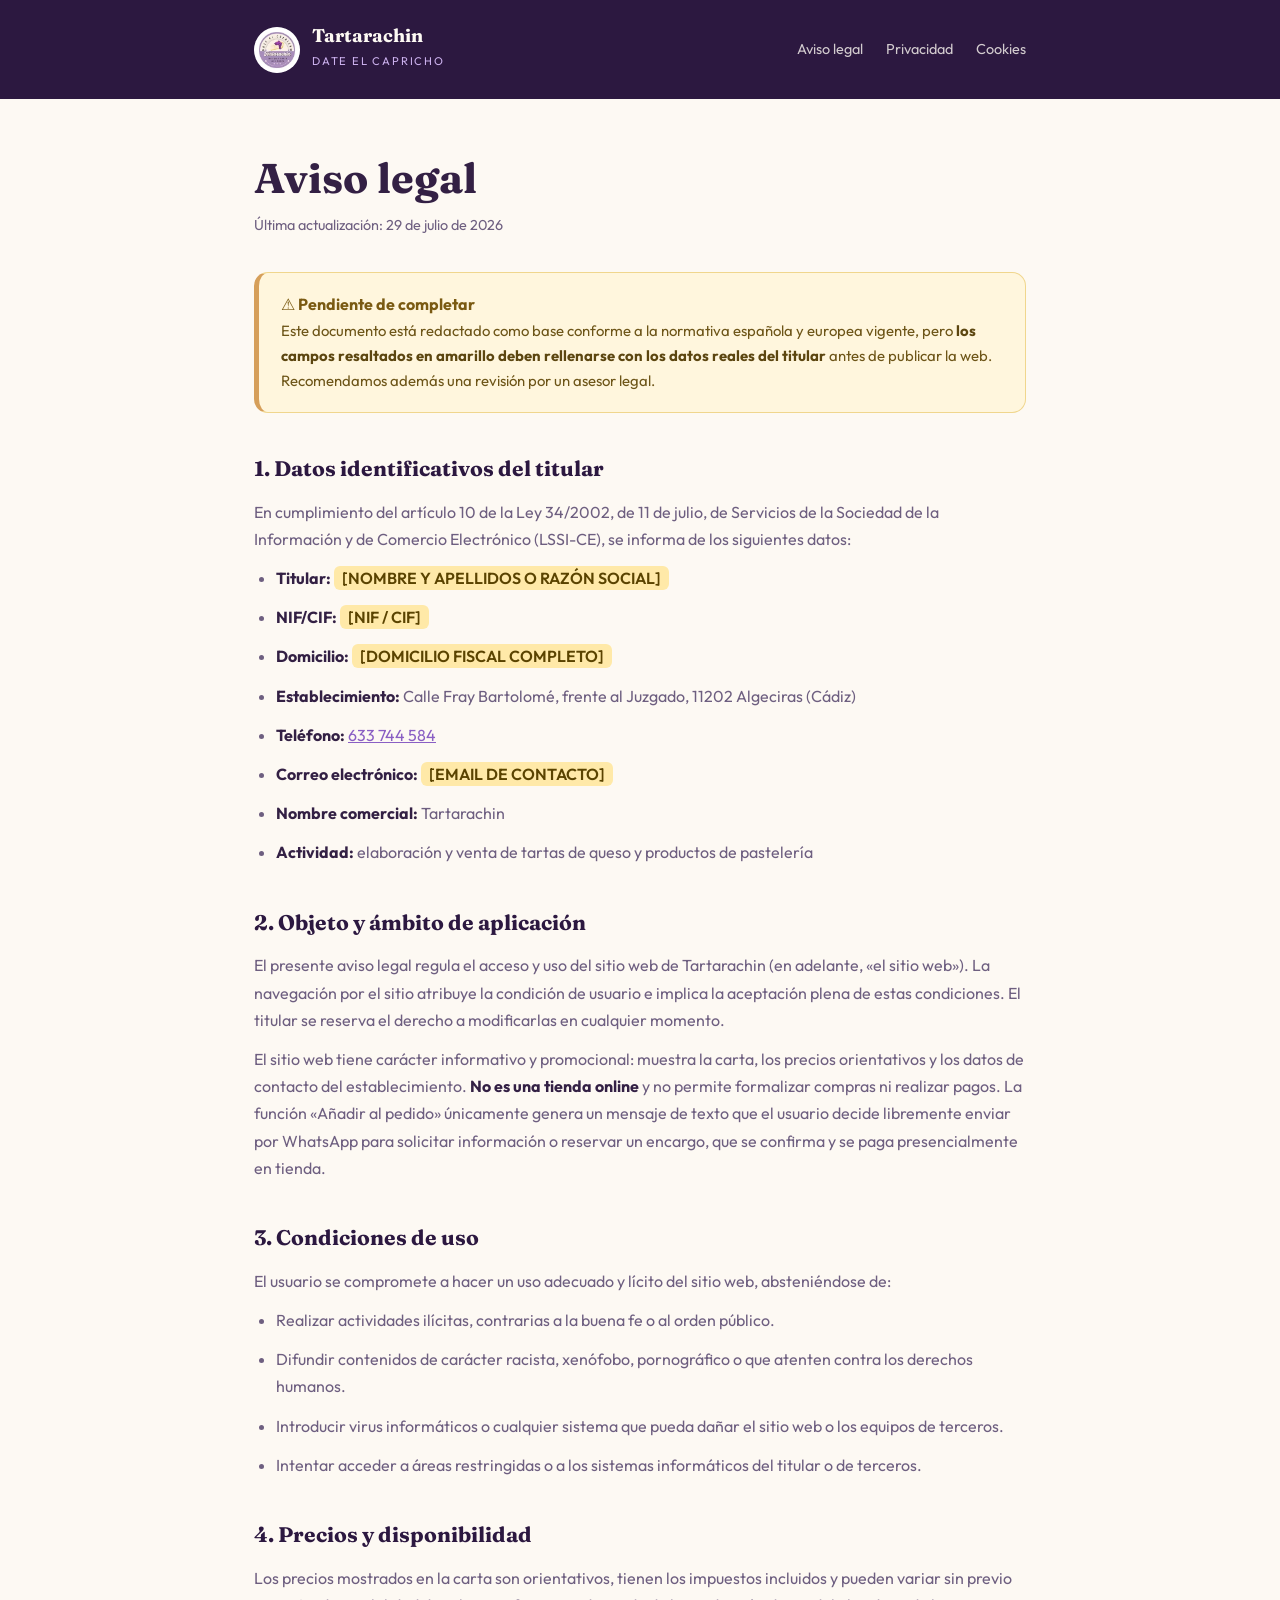
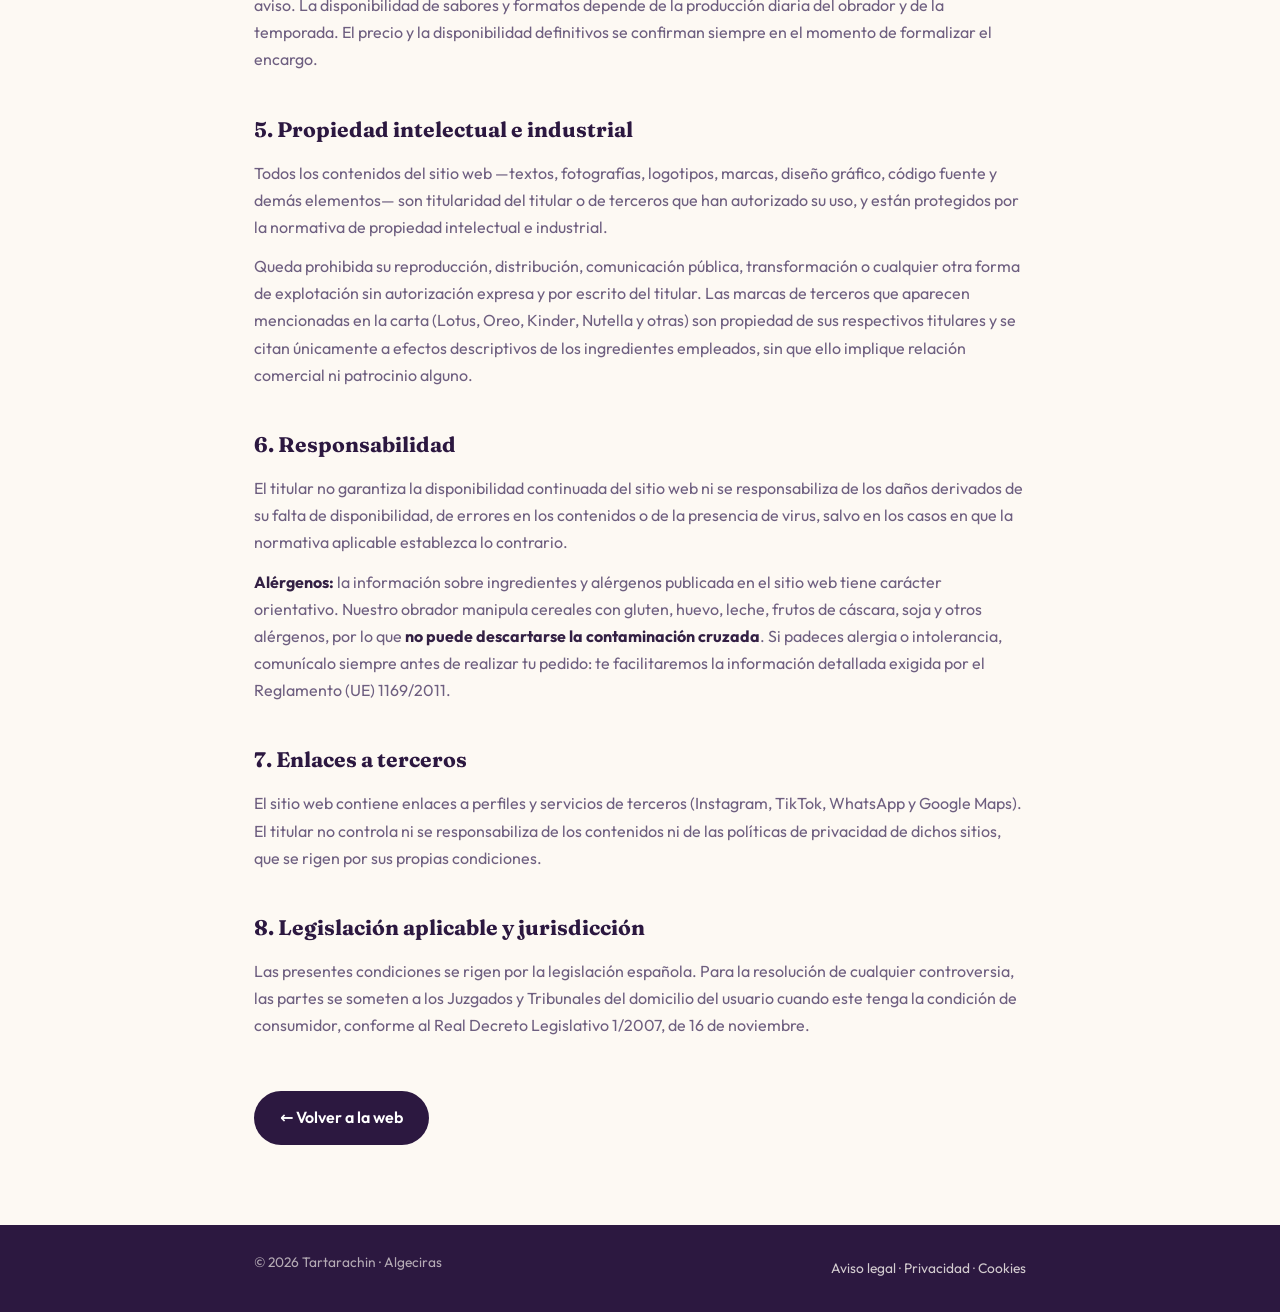
<file: aviso-legal.html>
<!DOCTYPE html>
<html lang="es">
<head>
<meta charset="UTF-8">
<meta name="viewport" content="width=device-width, initial-scale=1.0">
<meta name="robots" content="noindex, nofollow">
<title>Aviso legal · Tartarachin</title>
<meta name="description" content="Aviso legal e información del titular del sitio web de Tartarachin, tienda especializada en tartas de queso en Algeciras.">
<link rel="canonical" href="https://www.tartarachin.es/aviso-legal.html">
<meta property="og:type" content="article">
<meta property="og:site_name" content="Tartarachin">
<meta property="og:locale" content="es_ES">
<meta property="og:url" content="https://www.tartarachin.es/aviso-legal.html">
<meta property="og:title" content="Aviso legal · Tartarachin">
<meta property="og:description" content="Aviso legal e información del titular del sitio web de Tartarachin.">
<meta property="og:image" content="https://www.tartarachin.es/img/og-tartarachin.jpg">
<meta name="theme-color" content="#2c1840">
<link rel="icon" type="image/png" href="img/favicon.png">
<link rel="stylesheet" href="fonts.css">
<link rel="stylesheet" href="legal.css">
</head>
<body>
<a class="skip-link" href="#contenido">Saltar al contenido</a>
<header class="legal-head">
  <div class="wrap">
    <a class="legal-logo" href="index.html">
      <img src="img/logo.webp" alt="" width="150" height="150" decoding="async">
      <span><b>Tartarachin</b><small>Date el capricho</small></span>
    </a>
    <nav aria-label="Páginas legales">
      <a href="aviso-legal.html">Aviso legal</a>
      <a href="politica-privacidad.html">Privacidad</a>
      <a href="politica-cookies.html">Cookies</a>
    </nav>
  </div>
</header>
<main id="contenido">
  <div class="wrap">
    <h1>Aviso legal</h1>
    <p class="updated">Última actualización: 29 de julio de 2026</p>
    <div class="aviso">
      <b>⚠️ Pendiente de completar</b>
      <p>Este documento está redactado como base conforme a la normativa española y europea vigente, pero <b>los campos resaltados en amarillo deben rellenarse con los datos reales del titular</b> antes de publicar la web. Recomendamos además una revisión por un asesor legal.</p>
    </div>
    <h2>1. Datos identificativos del titular</h2>
    <p>En cumplimiento del artículo 10 de la Ley 34/2002, de 11 de julio, de Servicios de la Sociedad de la Información y de Comercio Electrónico (LSSI-CE), se informa de los siguientes datos:</p>
    <ul>
      <li><b>Titular:</b> <span class="rellenar">[NOMBRE Y APELLIDOS O RAZÓN SOCIAL]</span></li>
      <li><b>NIF/CIF:</b> <span class="rellenar">[NIF / CIF]</span></li>
      <li><b>Domicilio:</b> <span class="rellenar">[DOMICILIO FISCAL COMPLETO]</span></li>
      <li><b>Establecimiento:</b> Calle Fray Bartolomé, frente al Juzgado, 11202 Algeciras (Cádiz)</li>
      <li><b>Teléfono:</b> <a href="tel:+34633744584">633 744 584</a></li>
      <li><b>Correo electrónico:</b> <span class="rellenar">[EMAIL DE CONTACTO]</span></li>
      <li><b>Nombre comercial:</b> Tartarachin</li>
      <li><b>Actividad:</b> elaboración y venta de tartas de queso y productos de pastelería</li>
    </ul>

    <h2>2. Objeto y ámbito de aplicación</h2>
    <p>El presente aviso legal regula el acceso y uso del sitio web de Tartarachin (en adelante, «el sitio web»). La navegación por el sitio atribuye la condición de usuario e implica la aceptación plena de estas condiciones. El titular se reserva el derecho a modificarlas en cualquier momento.</p>
    <p>El sitio web tiene carácter informativo y promocional: muestra la carta, los precios orientativos y los datos de contacto del establecimiento. <b>No es una tienda online</b> y no permite formalizar compras ni realizar pagos. La función «Añadir al pedido» únicamente genera un mensaje de texto que el usuario decide libremente enviar por WhatsApp para solicitar información o reservar un encargo, que se confirma y se paga presencialmente en tienda.</p>

    <h2>3. Condiciones de uso</h2>
    <p>El usuario se compromete a hacer un uso adecuado y lícito del sitio web, absteniéndose de:</p>
    <ul>
      <li>Realizar actividades ilícitas, contrarias a la buena fe o al orden público.</li>
      <li>Difundir contenidos de carácter racista, xenófobo, pornográfico o que atenten contra los derechos humanos.</li>
      <li>Introducir virus informáticos o cualquier sistema que pueda dañar el sitio web o los equipos de terceros.</li>
      <li>Intentar acceder a áreas restringidas o a los sistemas informáticos del titular o de terceros.</li>
    </ul>

    <h2>4. Precios y disponibilidad</h2>
    <p>Los precios mostrados en la carta son orientativos, tienen los impuestos incluidos y pueden variar sin previo aviso. La disponibilidad de sabores y formatos depende de la producción diaria del obrador y de la temporada. El precio y la disponibilidad definitivos se confirman siempre en el momento de formalizar el encargo.</p>

    <h2>5. Propiedad intelectual e industrial</h2>
    <p>Todos los contenidos del sitio web —textos, fotografías, logotipos, marcas, diseño gráfico, código fuente y demás elementos— son titularidad del titular o de terceros que han autorizado su uso, y están protegidos por la normativa de propiedad intelectual e industrial.</p>
    <p>Queda prohibida su reproducción, distribución, comunicación pública, transformación o cualquier otra forma de explotación sin autorización expresa y por escrito del titular. Las marcas de terceros que aparecen mencionadas en la carta (Lotus, Oreo, Kinder, Nutella y otras) son propiedad de sus respectivos titulares y se citan únicamente a efectos descriptivos de los ingredientes empleados, sin que ello implique relación comercial ni patrocinio alguno.</p>

    <h2>6. Responsabilidad</h2>
    <p>El titular no garantiza la disponibilidad continuada del sitio web ni se responsabiliza de los daños derivados de su falta de disponibilidad, de errores en los contenidos o de la presencia de virus, salvo en los casos en que la normativa aplicable establezca lo contrario.</p>
    <p><b>Alérgenos:</b> la información sobre ingredientes y alérgenos publicada en el sitio web tiene carácter orientativo. Nuestro obrador manipula cereales con gluten, huevo, leche, frutos de cáscara, soja y otros alérgenos, por lo que <b>no puede descartarse la contaminación cruzada</b>. Si padeces alergia o intolerancia, comunícalo siempre antes de realizar tu pedido: te facilitaremos la información detallada exigida por el Reglamento (UE) 1169/2011.</p>

    <h2>7. Enlaces a terceros</h2>
    <p>El sitio web contiene enlaces a perfiles y servicios de terceros (Instagram, TikTok, WhatsApp y Google Maps). El titular no controla ni se responsabiliza de los contenidos ni de las políticas de privacidad de dichos sitios, que se rigen por sus propias condiciones.</p>

    <h2>8. Legislación aplicable y jurisdicción</h2>
    <p>Las presentes condiciones se rigen por la legislación española. Para la resolución de cualquier controversia, las partes se someten a los Juzgados y Tribunales del domicilio del usuario cuando este tenga la condición de consumidor, conforme al Real Decreto Legislativo 1/2007, de 16 de noviembre.</p>
    <a class="volver" href="index.html">← Volver a la web</a>
  </div>
</main>
<footer class="legal-foot">
  <div class="wrap">
    <span>© 2026 Tartarachin · Algeciras</span>
    <span><a href="aviso-legal.html">Aviso legal</a> · <a href="politica-privacidad.html">Privacidad</a> · <a href="politica-cookies.html">Cookies</a></span>
  </div>
</footer>
</body>
</html>
</file>
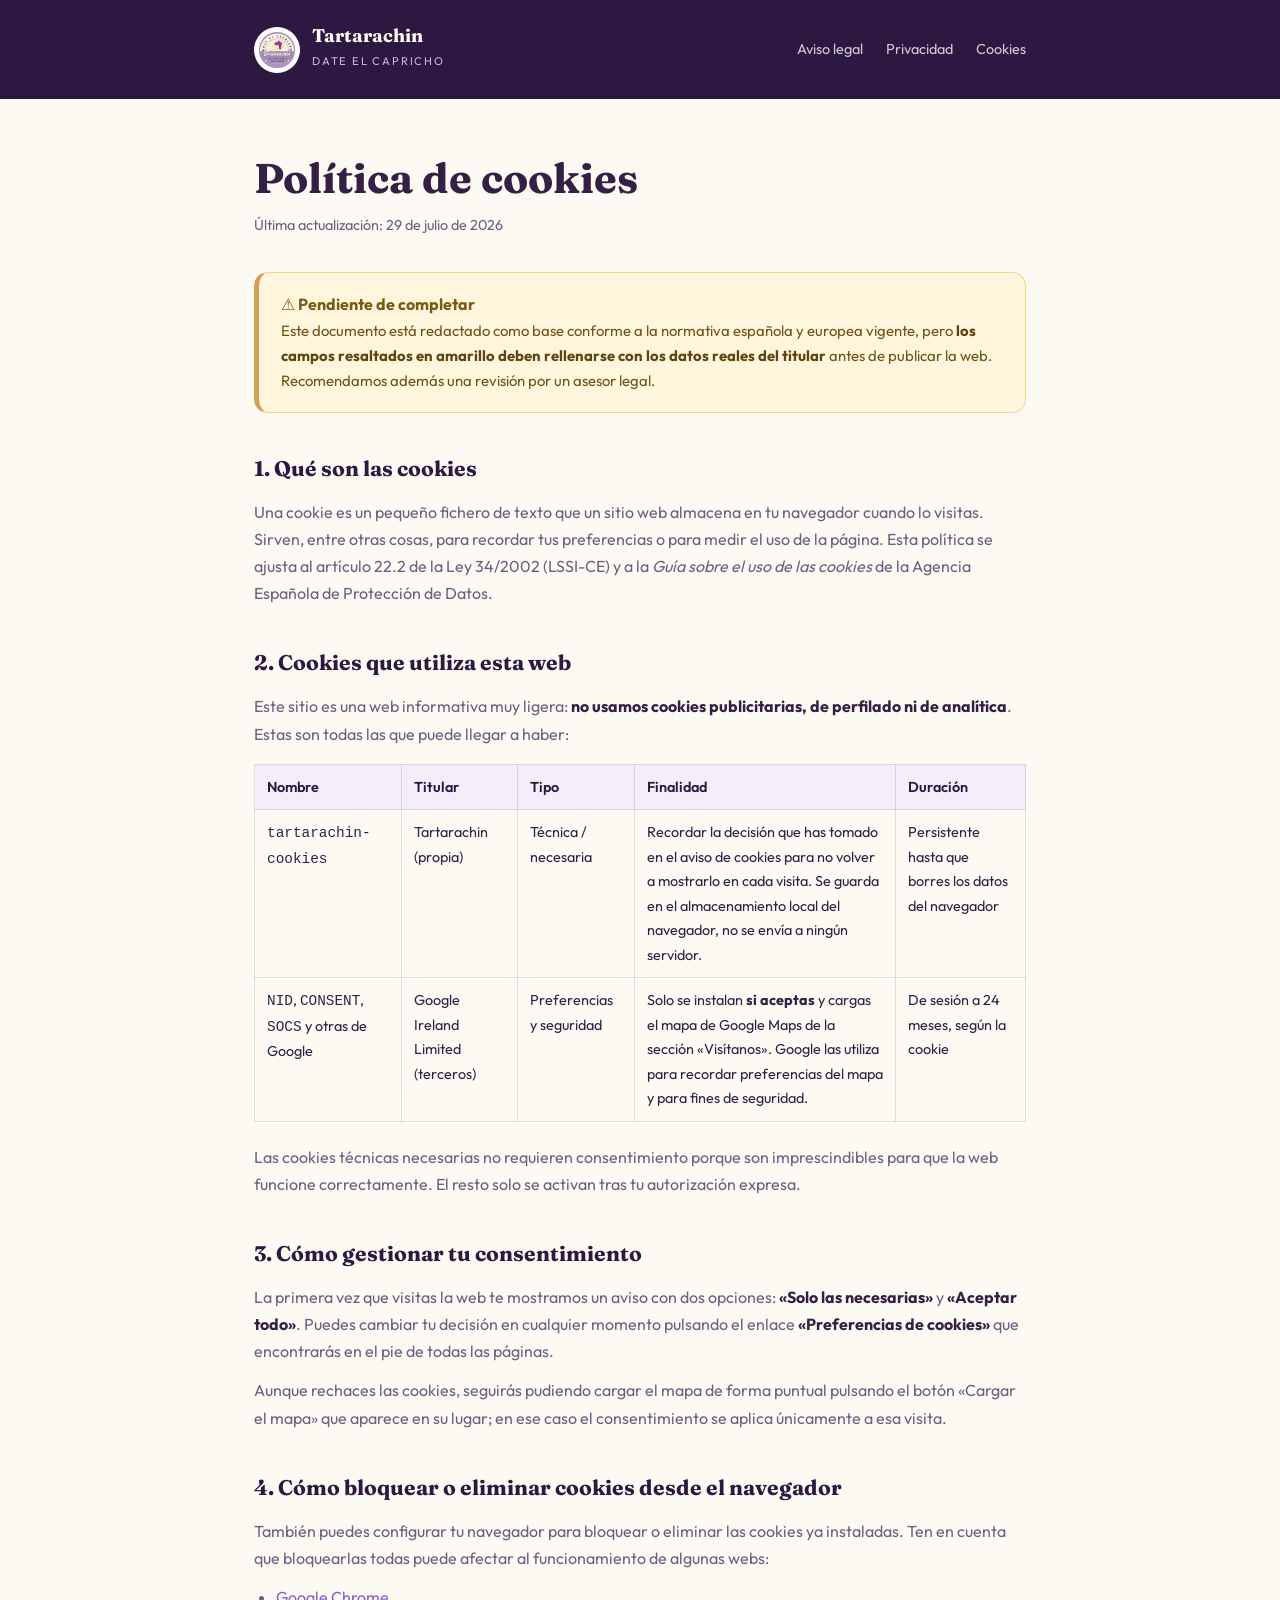
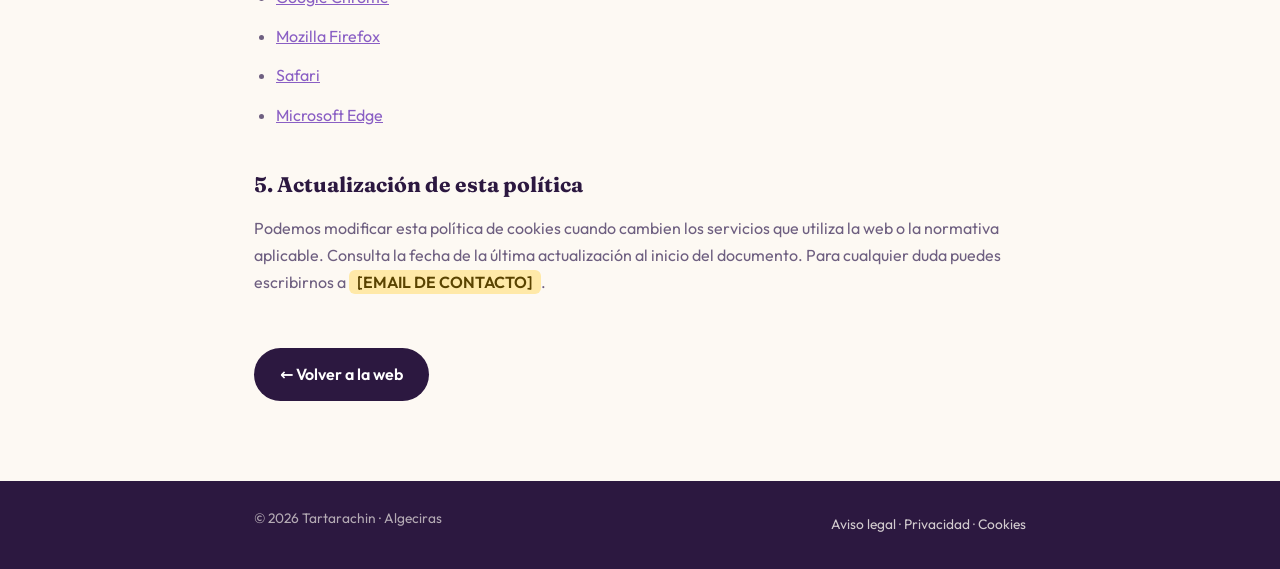
<file: politica-cookies.html>
<!DOCTYPE html>
<html lang="es">
<head>
<meta charset="UTF-8">
<meta name="viewport" content="width=device-width, initial-scale=1.0">
<meta name="robots" content="noindex, nofollow">
<title>Política de cookies · Tartarachin</title>
<meta name="description" content="Política de cookies del sitio web de Tartarachin: qué cookies usamos y cómo gestionarlas.">
<link rel="canonical" href="https://www.tartarachin.es/politica-cookies.html">
<meta property="og:type" content="article">
<meta property="og:site_name" content="Tartarachin">
<meta property="og:locale" content="es_ES">
<meta property="og:url" content="https://www.tartarachin.es/politica-cookies.html">
<meta property="og:title" content="Política de cookies · Tartarachin">
<meta property="og:description" content="Política de cookies del sitio web de Tartarachin.">
<meta property="og:image" content="https://www.tartarachin.es/img/og-tartarachin.jpg">
<meta name="theme-color" content="#2c1840">
<link rel="icon" type="image/png" href="img/favicon.png">
<link rel="stylesheet" href="fonts.css">
<link rel="stylesheet" href="legal.css">
</head>
<body>
<a class="skip-link" href="#contenido">Saltar al contenido</a>
<header class="legal-head">
  <div class="wrap">
    <a class="legal-logo" href="index.html">
      <img src="img/logo.webp" alt="" width="150" height="150" decoding="async">
      <span><b>Tartarachin</b><small>Date el capricho</small></span>
    </a>
    <nav aria-label="Páginas legales">
      <a href="aviso-legal.html">Aviso legal</a>
      <a href="politica-privacidad.html">Privacidad</a>
      <a href="politica-cookies.html">Cookies</a>
    </nav>
  </div>
</header>
<main id="contenido">
  <div class="wrap">
    <h1>Política de cookies</h1>
    <p class="updated">Última actualización: 29 de julio de 2026</p>
    <div class="aviso">
      <b>⚠️ Pendiente de completar</b>
      <p>Este documento está redactado como base conforme a la normativa española y europea vigente, pero <b>los campos resaltados en amarillo deben rellenarse con los datos reales del titular</b> antes de publicar la web. Recomendamos además una revisión por un asesor legal.</p>
    </div>
    <h2>1. Qué son las cookies</h2>
    <p>Una cookie es un pequeño fichero de texto que un sitio web almacena en tu navegador cuando lo visitas. Sirven, entre otras cosas, para recordar tus preferencias o para medir el uso de la página. Esta política se ajusta al artículo 22.2 de la Ley 34/2002 (LSSI-CE) y a la <i>Guía sobre el uso de las cookies</i> de la Agencia Española de Protección de Datos.</p>

    <h2>2. Cookies que utiliza esta web</h2>
    <p>Este sitio es una web informativa muy ligera: <b>no usamos cookies publicitarias, de perfilado ni de analítica</b>. Estas son todas las que puede llegar a haber:</p>
    <table>
      <thead><tr><th>Nombre</th><th>Titular</th><th>Tipo</th><th>Finalidad</th><th>Duración</th></tr></thead>
      <tbody>
        <tr>
          <td><code>tartarachin-cookies</code></td>
          <td>Tartarachin (propia)</td>
          <td>Técnica / necesaria</td>
          <td>Recordar la decisión que has tomado en el aviso de cookies para no volver a mostrarlo en cada visita. Se guarda en el almacenamiento local del navegador, no se envía a ningún servidor.</td>
          <td>Persistente hasta que borres los datos del navegador</td>
        </tr>
        <tr>
          <td><code>NID</code>, <code>CONSENT</code>, <code>SOCS</code> y otras de Google</td>
          <td>Google Ireland Limited (terceros)</td>
          <td>Preferencias y seguridad</td>
          <td>Solo se instalan <b>si aceptas</b> y cargas el mapa de Google Maps de la sección «Visítanos». Google las utiliza para recordar preferencias del mapa y para fines de seguridad.</td>
          <td>De sesión a 24 meses, según la cookie</td>
        </tr>
      </tbody>
    </table>
    <p>Las cookies técnicas necesarias no requieren consentimiento porque son imprescindibles para que la web funcione correctamente. El resto solo se activan tras tu autorización expresa.</p>

    <h2>3. Cómo gestionar tu consentimiento</h2>
    <p>La primera vez que visitas la web te mostramos un aviso con dos opciones: <b>«Solo las necesarias»</b> y <b>«Aceptar todo»</b>. Puedes cambiar tu decisión en cualquier momento pulsando el enlace <b>«Preferencias de cookies»</b> que encontrarás en el pie de todas las páginas.</p>
    <p>Aunque rechaces las cookies, seguirás pudiendo cargar el mapa de forma puntual pulsando el botón «Cargar el mapa» que aparece en su lugar; en ese caso el consentimiento se aplica únicamente a esa visita.</p>

    <h2>4. Cómo bloquear o eliminar cookies desde el navegador</h2>
    <p>También puedes configurar tu navegador para bloquear o eliminar las cookies ya instaladas. Ten en cuenta que bloquearlas todas puede afectar al funcionamiento de algunas webs:</p>
    <ul>
      <li><a href="https://support.google.com/chrome/answer/95647" target="_blank" rel="noopener">Google Chrome</a></li>
      <li><a href="https://support.mozilla.org/es/kb/Borrar%20cookies" target="_blank" rel="noopener">Mozilla Firefox</a></li>
      <li><a href="https://support.apple.com/es-es/guide/safari/sfri11471/mac" target="_blank" rel="noopener">Safari</a></li>
      <li><a href="https://support.microsoft.com/es-es/microsoft-edge" target="_blank" rel="noopener">Microsoft Edge</a></li>
    </ul>

    <h2>5. Actualización de esta política</h2>
    <p>Podemos modificar esta política de cookies cuando cambien los servicios que utiliza la web o la normativa aplicable. Consulta la fecha de la última actualización al inicio del documento. Para cualquier duda puedes escribirnos a <span class="rellenar">[EMAIL DE CONTACTO]</span>.</p>
    <a class="volver" href="index.html">← Volver a la web</a>
  </div>
</main>
<footer class="legal-foot">
  <div class="wrap">
    <span>© 2026 Tartarachin · Algeciras</span>
    <span><a href="aviso-legal.html">Aviso legal</a> · <a href="politica-privacidad.html">Privacidad</a> · <a href="politica-cookies.html">Cookies</a></span>
  </div>
</footer>
</body>
</html>
</file>
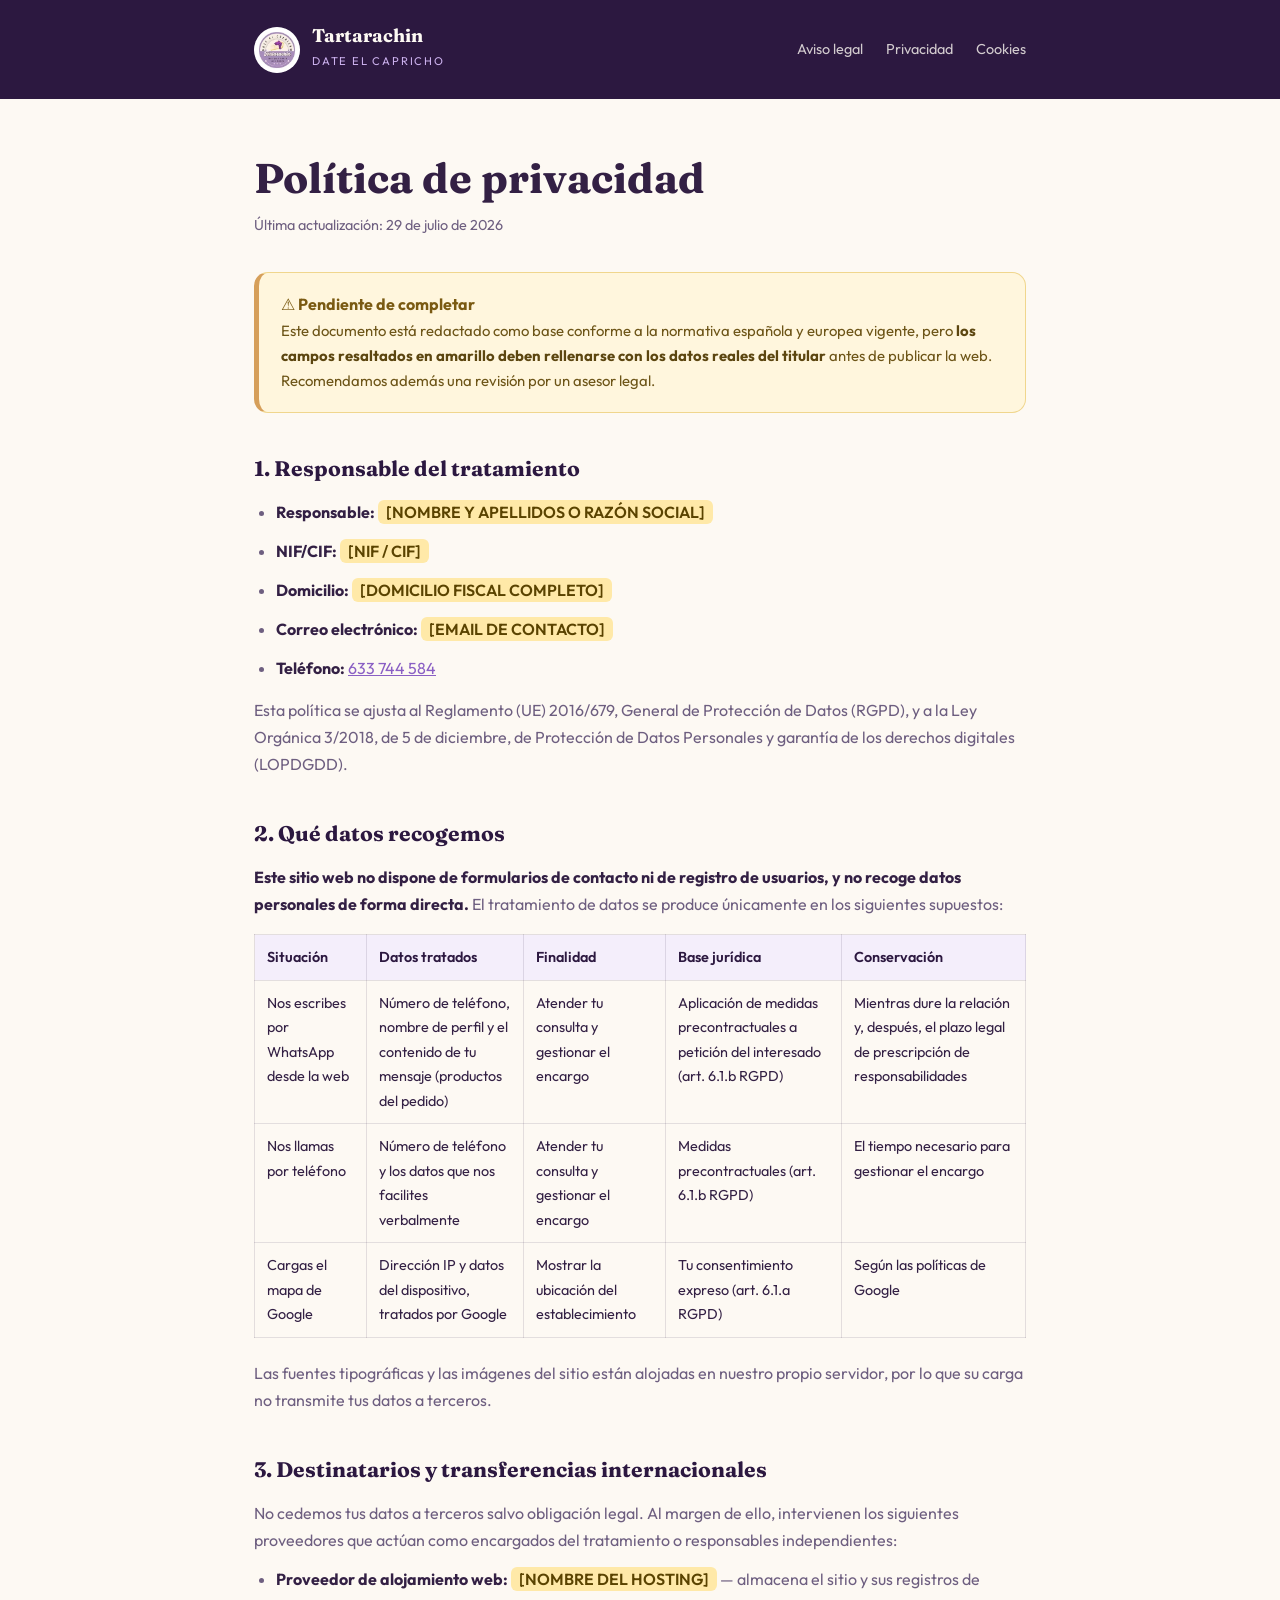
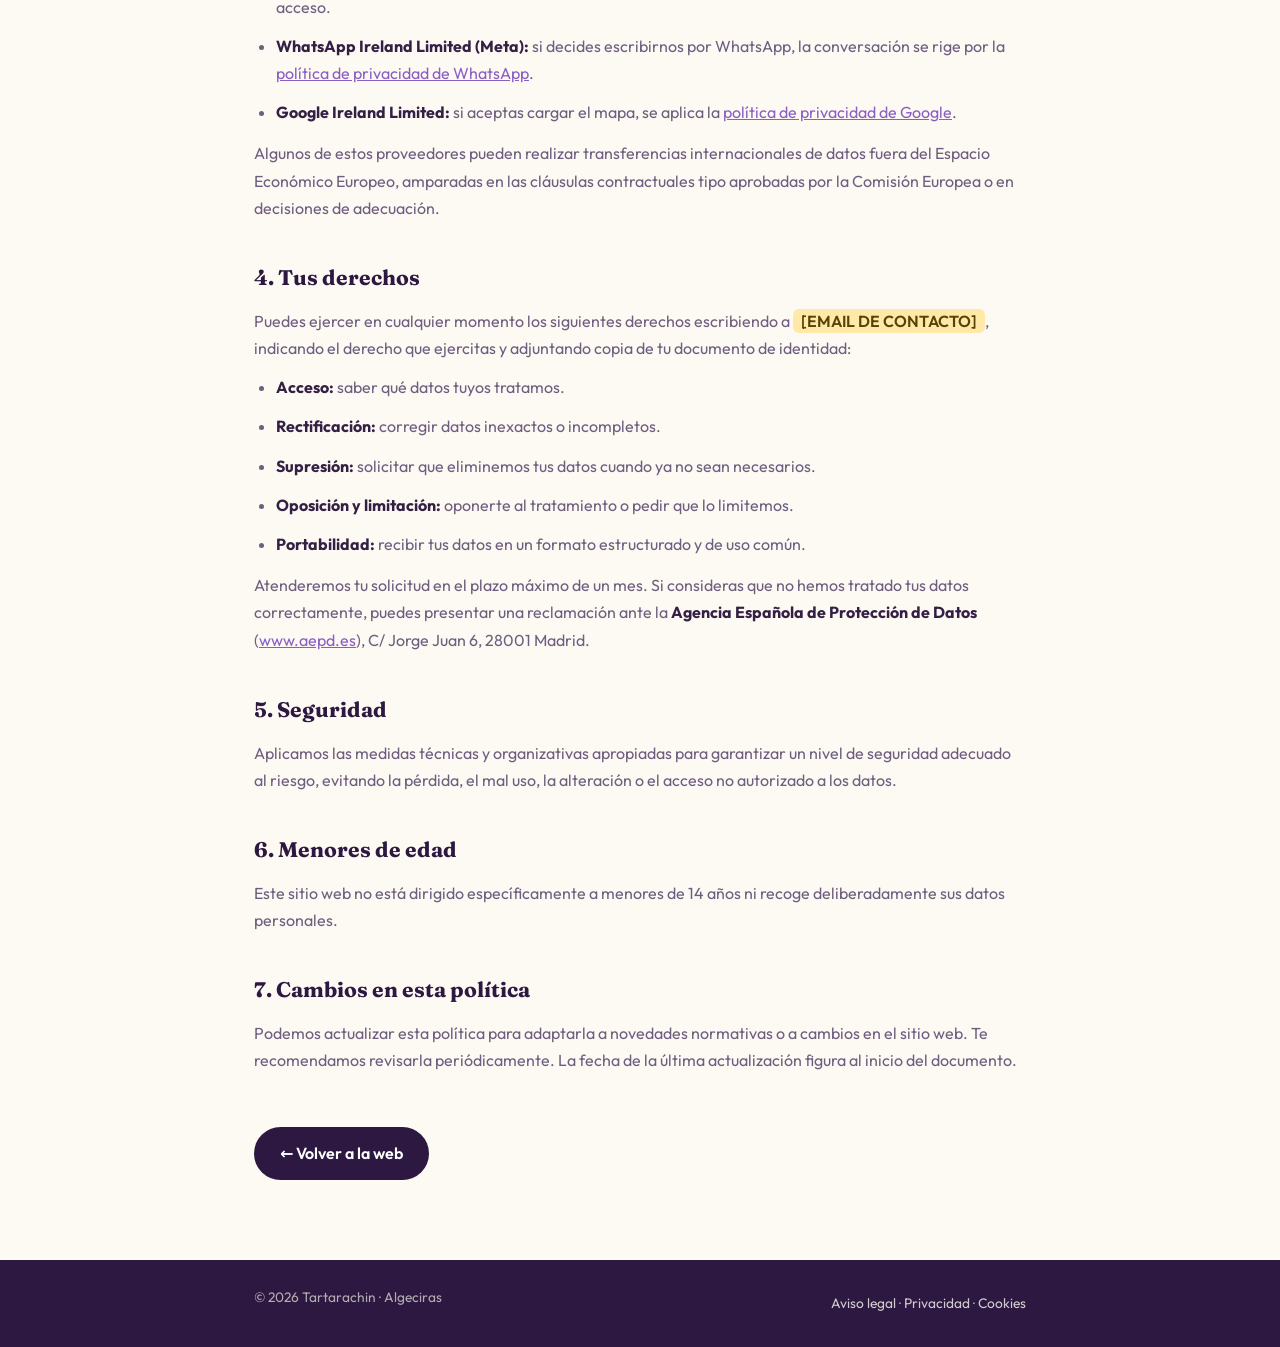
<file: politica-privacidad.html>
<!DOCTYPE html>
<html lang="es">
<head>
<meta charset="UTF-8">
<meta name="viewport" content="width=device-width, initial-scale=1.0">
<meta name="robots" content="noindex, nofollow">
<title>Política de privacidad · Tartarachin</title>
<meta name="description" content="Política de privacidad y protección de datos de Tartarachin conforme al RGPD y la LOPDGDD.">
<link rel="canonical" href="https://www.tartarachin.es/politica-privacidad.html">
<meta property="og:type" content="article">
<meta property="og:site_name" content="Tartarachin">
<meta property="og:locale" content="es_ES">
<meta property="og:url" content="https://www.tartarachin.es/politica-privacidad.html">
<meta property="og:title" content="Política de privacidad · Tartarachin">
<meta property="og:description" content="Política de privacidad y protección de datos de Tartarachin.">
<meta property="og:image" content="https://www.tartarachin.es/img/og-tartarachin.jpg">
<meta name="theme-color" content="#2c1840">
<link rel="icon" type="image/png" href="img/favicon.png">
<link rel="stylesheet" href="fonts.css">
<link rel="stylesheet" href="legal.css">
</head>
<body>
<a class="skip-link" href="#contenido">Saltar al contenido</a>
<header class="legal-head">
  <div class="wrap">
    <a class="legal-logo" href="index.html">
      <img src="img/logo.webp" alt="" width="150" height="150" decoding="async">
      <span><b>Tartarachin</b><small>Date el capricho</small></span>
    </a>
    <nav aria-label="Páginas legales">
      <a href="aviso-legal.html">Aviso legal</a>
      <a href="politica-privacidad.html">Privacidad</a>
      <a href="politica-cookies.html">Cookies</a>
    </nav>
  </div>
</header>
<main id="contenido">
  <div class="wrap">
    <h1>Política de privacidad</h1>
    <p class="updated">Última actualización: 29 de julio de 2026</p>
    <div class="aviso">
      <b>⚠️ Pendiente de completar</b>
      <p>Este documento está redactado como base conforme a la normativa española y europea vigente, pero <b>los campos resaltados en amarillo deben rellenarse con los datos reales del titular</b> antes de publicar la web. Recomendamos además una revisión por un asesor legal.</p>
    </div>
    <h2>1. Responsable del tratamiento</h2>
    <ul>
      <li><b>Responsable:</b> <span class="rellenar">[NOMBRE Y APELLIDOS O RAZÓN SOCIAL]</span></li>
      <li><b>NIF/CIF:</b> <span class="rellenar">[NIF / CIF]</span></li>
      <li><b>Domicilio:</b> <span class="rellenar">[DOMICILIO FISCAL COMPLETO]</span></li>
      <li><b>Correo electrónico:</b> <span class="rellenar">[EMAIL DE CONTACTO]</span></li>
      <li><b>Teléfono:</b> <a href="tel:+34633744584">633 744 584</a></li>
    </ul>
    <p>Esta política se ajusta al Reglamento (UE) 2016/679, General de Protección de Datos (RGPD), y a la Ley Orgánica 3/2018, de 5 de diciembre, de Protección de Datos Personales y garantía de los derechos digitales (LOPDGDD).</p>

    <h2>2. Qué datos recogemos</h2>
    <p><b>Este sitio web no dispone de formularios de contacto ni de registro de usuarios, y no recoge datos personales de forma directa.</b> El tratamiento de datos se produce únicamente en los siguientes supuestos:</p>
    <table>
      <thead><tr><th>Situación</th><th>Datos tratados</th><th>Finalidad</th><th>Base jurídica</th><th>Conservación</th></tr></thead>
      <tbody>
        <tr>
          <td>Nos escribes por WhatsApp desde la web</td>
          <td>Número de teléfono, nombre de perfil y el contenido de tu mensaje (productos del pedido)</td>
          <td>Atender tu consulta y gestionar el encargo</td>
          <td>Aplicación de medidas precontractuales a petición del interesado (art. 6.1.b RGPD)</td>
          <td>Mientras dure la relación y, después, el plazo legal de prescripción de responsabilidades</td>
        </tr>
        <tr>
          <td>Nos llamas por teléfono</td>
          <td>Número de teléfono y los datos que nos facilites verbalmente</td>
          <td>Atender tu consulta y gestionar el encargo</td>
          <td>Medidas precontractuales (art. 6.1.b RGPD)</td>
          <td>El tiempo necesario para gestionar el encargo</td>
        </tr>
        <tr>
          <td>Cargas el mapa de Google</td>
          <td>Dirección IP y datos del dispositivo, tratados por Google</td>
          <td>Mostrar la ubicación del establecimiento</td>
          <td>Tu consentimiento expreso (art. 6.1.a RGPD)</td>
          <td>Según las políticas de Google</td>
        </tr>
      </tbody>
    </table>
    <p>Las fuentes tipográficas y las imágenes del sitio están alojadas en nuestro propio servidor, por lo que su carga no transmite tus datos a terceros.</p>

    <h2>3. Destinatarios y transferencias internacionales</h2>
    <p>No cedemos tus datos a terceros salvo obligación legal. Al margen de ello, intervienen los siguientes proveedores que actúan como encargados del tratamiento o responsables independientes:</p>
    <ul>
      <li><b>Proveedor de alojamiento web:</b> <span class="rellenar">[NOMBRE DEL HOSTING]</span> — almacena el sitio y sus registros de acceso.</li>
      <li><b>WhatsApp Ireland Limited (Meta):</b> si decides escribirnos por WhatsApp, la conversación se rige por la <a href="https://www.whatsapp.com/legal/privacy-policy-eea" target="_blank" rel="noopener">política de privacidad de WhatsApp</a>.</li>
      <li><b>Google Ireland Limited:</b> si aceptas cargar el mapa, se aplica la <a href="https://policies.google.com/privacy" target="_blank" rel="noopener">política de privacidad de Google</a>.</li>
    </ul>
    <p>Algunos de estos proveedores pueden realizar transferencias internacionales de datos fuera del Espacio Económico Europeo, amparadas en las cláusulas contractuales tipo aprobadas por la Comisión Europea o en decisiones de adecuación.</p>

    <h2>4. Tus derechos</h2>
    <p>Puedes ejercer en cualquier momento los siguientes derechos escribiendo a <span class="rellenar">[EMAIL DE CONTACTO]</span>, indicando el derecho que ejercitas y adjuntando copia de tu documento de identidad:</p>
    <ul>
      <li><b>Acceso:</b> saber qué datos tuyos tratamos.</li>
      <li><b>Rectificación:</b> corregir datos inexactos o incompletos.</li>
      <li><b>Supresión:</b> solicitar que eliminemos tus datos cuando ya no sean necesarios.</li>
      <li><b>Oposición y limitación:</b> oponerte al tratamiento o pedir que lo limitemos.</li>
      <li><b>Portabilidad:</b> recibir tus datos en un formato estructurado y de uso común.</li>
    </ul>
    <p>Atenderemos tu solicitud en el plazo máximo de un mes. Si consideras que no hemos tratado tus datos correctamente, puedes presentar una reclamación ante la <b>Agencia Española de Protección de Datos</b> (<a href="https://www.aepd.es" target="_blank" rel="noopener">www.aepd.es</a>), C/ Jorge Juan 6, 28001 Madrid.</p>

    <h2>5. Seguridad</h2>
    <p>Aplicamos las medidas técnicas y organizativas apropiadas para garantizar un nivel de seguridad adecuado al riesgo, evitando la pérdida, el mal uso, la alteración o el acceso no autorizado a los datos.</p>

    <h2>6. Menores de edad</h2>
    <p>Este sitio web no está dirigido específicamente a menores de 14 años ni recoge deliberadamente sus datos personales.</p>

    <h2>7. Cambios en esta política</h2>
    <p>Podemos actualizar esta política para adaptarla a novedades normativas o a cambios en el sitio web. Te recomendamos revisarla periódicamente. La fecha de la última actualización figura al inicio del documento.</p>
    <a class="volver" href="index.html">← Volver a la web</a>
  </div>
</main>
<footer class="legal-foot">
  <div class="wrap">
    <span>© 2026 Tartarachin · Algeciras</span>
    <span><a href="aviso-legal.html">Aviso legal</a> · <a href="politica-privacidad.html">Privacidad</a> · <a href="politica-cookies.html">Cookies</a></span>
  </div>
</footer>
</body>
</html>
</file>
<file: fonts.css>
/* Fuentes autoalojadas: sin peticiones a servidores de Google (RGPD) */
@font-face{font-family:'Fraunces';font-style:normal;font-weight:400;font-display:swap;src:url('fonts/fraunces-latin-400-normal.woff2') format('woff2');unicode-range:U+0000-00FF,U+0131,U+0152-0153,U+02BB-02BC,U+02C6,U+02DA,U+02DC,U+0304,U+0308,U+0329,U+2000-206F,U+2074,U+20AC,U+2122,U+2191,U+2193,U+2212,U+2215,U+FEFF,U+FFFD;}
@font-face{font-family:'Fraunces';font-style:normal;font-weight:500;font-display:swap;src:url('fonts/fraunces-latin-500-normal.woff2') format('woff2');unicode-range:U+0000-00FF,U+0131,U+0152-0153,U+02BB-02BC,U+02C6,U+02DA,U+02DC,U+0304,U+0308,U+0329,U+2000-206F,U+2074,U+20AC,U+2122,U+2191,U+2193,U+2212,U+2215,U+FEFF,U+FFFD;}
@font-face{font-family:'Fraunces';font-style:normal;font-weight:600;font-display:swap;src:url('fonts/fraunces-latin-600-normal.woff2') format('woff2');unicode-range:U+0000-00FF,U+0131,U+0152-0153,U+02BB-02BC,U+02C6,U+02DA,U+02DC,U+0304,U+0308,U+0329,U+2000-206F,U+2074,U+20AC,U+2122,U+2191,U+2193,U+2212,U+2215,U+FEFF,U+FFFD;}
@font-face{font-family:'Fraunces';font-style:normal;font-weight:700;font-display:swap;src:url('fonts/fraunces-latin-700-normal.woff2') format('woff2');unicode-range:U+0000-00FF,U+0131,U+0152-0153,U+02BB-02BC,U+02C6,U+02DA,U+02DC,U+0304,U+0308,U+0329,U+2000-206F,U+2074,U+20AC,U+2122,U+2191,U+2193,U+2212,U+2215,U+FEFF,U+FFFD;}
@font-face{font-family:'Fraunces';font-style:normal;font-weight:900;font-display:swap;src:url('fonts/fraunces-latin-900-normal.woff2') format('woff2');unicode-range:U+0000-00FF,U+0131,U+0152-0153,U+02BB-02BC,U+02C6,U+02DA,U+02DC,U+0304,U+0308,U+0329,U+2000-206F,U+2074,U+20AC,U+2122,U+2191,U+2193,U+2212,U+2215,U+FEFF,U+FFFD;}
@font-face{font-family:'Fraunces';font-style:italic;font-weight:400;font-display:swap;src:url('fonts/fraunces-latin-400-italic.woff2') format('woff2');unicode-range:U+0000-00FF,U+0131,U+0152-0153,U+02BB-02BC,U+02C6,U+02DA,U+02DC,U+0304,U+0308,U+0329,U+2000-206F,U+2074,U+20AC,U+2122,U+2191,U+2193,U+2212,U+2215,U+FEFF,U+FFFD;}
@font-face{font-family:'Fraunces';font-style:italic;font-weight:600;font-display:swap;src:url('fonts/fraunces-latin-600-italic.woff2') format('woff2');unicode-range:U+0000-00FF,U+0131,U+0152-0153,U+02BB-02BC,U+02C6,U+02DA,U+02DC,U+0304,U+0308,U+0329,U+2000-206F,U+2074,U+20AC,U+2122,U+2191,U+2193,U+2212,U+2215,U+FEFF,U+FFFD;}
@font-face{font-family:'Fraunces';font-style:italic;font-weight:700;font-display:swap;src:url('fonts/fraunces-latin-700-italic.woff2') format('woff2');unicode-range:U+0000-00FF,U+0131,U+0152-0153,U+02BB-02BC,U+02C6,U+02DA,U+02DC,U+0304,U+0308,U+0329,U+2000-206F,U+2074,U+20AC,U+2122,U+2191,U+2193,U+2212,U+2215,U+FEFF,U+FFFD;}
@font-face{font-family:'Outfit';font-style:normal;font-weight:300;font-display:swap;src:url('fonts/outfit-latin-300-normal.woff2') format('woff2');unicode-range:U+0000-00FF,U+0131,U+0152-0153,U+02BB-02BC,U+02C6,U+02DA,U+02DC,U+0304,U+0308,U+0329,U+2000-206F,U+2074,U+20AC,U+2122,U+2191,U+2193,U+2212,U+2215,U+FEFF,U+FFFD;}
@font-face{font-family:'Outfit';font-style:normal;font-weight:400;font-display:swap;src:url('fonts/outfit-latin-400-normal.woff2') format('woff2');unicode-range:U+0000-00FF,U+0131,U+0152-0153,U+02BB-02BC,U+02C6,U+02DA,U+02DC,U+0304,U+0308,U+0329,U+2000-206F,U+2074,U+20AC,U+2122,U+2191,U+2193,U+2212,U+2215,U+FEFF,U+FFFD;}
@font-face{font-family:'Outfit';font-style:normal;font-weight:500;font-display:swap;src:url('fonts/outfit-latin-500-normal.woff2') format('woff2');unicode-range:U+0000-00FF,U+0131,U+0152-0153,U+02BB-02BC,U+02C6,U+02DA,U+02DC,U+0304,U+0308,U+0329,U+2000-206F,U+2074,U+20AC,U+2122,U+2191,U+2193,U+2212,U+2215,U+FEFF,U+FFFD;}
@font-face{font-family:'Outfit';font-style:normal;font-weight:600;font-display:swap;src:url('fonts/outfit-latin-600-normal.woff2') format('woff2');unicode-range:U+0000-00FF,U+0131,U+0152-0153,U+02BB-02BC,U+02C6,U+02DA,U+02DC,U+0304,U+0308,U+0329,U+2000-206F,U+2074,U+20AC,U+2122,U+2191,U+2193,U+2212,U+2215,U+FEFF,U+FFFD;}
@font-face{font-family:'Outfit';font-style:normal;font-weight:700;font-display:swap;src:url('fonts/outfit-latin-700-normal.woff2') format('woff2');unicode-range:U+0000-00FF,U+0131,U+0152-0153,U+02BB-02BC,U+02C6,U+02DA,U+02DC,U+0304,U+0308,U+0329,U+2000-206F,U+2074,U+20AC,U+2122,U+2191,U+2193,U+2212,U+2215,U+FEFF,U+FFFD;}
</file>
<file: legal.css>
/* Estilos de las páginas legales de Tartarachin */
:root{
  --berenjena:#2c1840;--lila:#8a5fc4;--lila-claro:#cdb2ef;--lavanda:#f4eefb;
  --crema:#fdf9f3;--tinta:#332044;--tinta-suave:#6e5f80;--biscuit:#d69f5a;
}
*{margin:0;padding:0;box-sizing:border-box}
body{font-family:'Outfit',system-ui,sans-serif;color:var(--tinta);background:var(--crema);line-height:1.7}
img{max-width:100%;display:block}
.sr-only{position:absolute;width:1px;height:1px;overflow:hidden;clip:rect(0 0 0 0);white-space:nowrap}
.skip-link{position:absolute;left:50%;transform:translate(-50%,-140%);z-index:30;background:var(--berenjena);color:#fff;padding:12px 22px;border-radius:0 0 14px 14px;text-decoration:none;font-weight:600;transition:transform .2s}
.skip-link:focus{transform:translate(-50%,0)}
:focus-visible{outline:3px solid var(--lila);outline-offset:3px;border-radius:6px}
.legal-head{background:var(--berenjena);color:var(--crema);padding:26px 0}
.wrap{max-width:820px;margin:0 auto;padding:0 24px}
.legal-head .wrap{display:flex;align-items:center;gap:14px;justify-content:space-between;flex-wrap:wrap}
.legal-logo{display:flex;align-items:center;gap:12px;text-decoration:none;color:inherit}
.legal-logo img{width:46px;height:46px;border-radius:50%;background:#fff}
.legal-logo b{font-family:'Fraunces',Georgia,serif;font-size:1.15rem;display:block;line-height:1.1;color:var(--crema)}
.legal-logo small{font-size:.7rem;letter-spacing:.16em;text-transform:uppercase;color:var(--lila-claro)}
.legal-head nav a{color:rgba(253,249,243,.8);text-decoration:none;font-size:.9rem;margin-left:20px;display:inline-block;padding:8px 0}
.legal-head nav a:hover{color:#fff;text-decoration:underline}
main{padding:56px 0 80px}
h1{font-family:'Fraunces',Georgia,serif;font-size:clamp(1.9rem,4vw,2.6rem);line-height:1.15;margin-bottom:10px}
.updated{color:var(--tinta-suave);font-size:.9rem;margin-bottom:34px}
h2{font-family:'Fraunces',Georgia,serif;font-size:1.32rem;margin:38px 0 12px;color:var(--berenjena)}
h3{font-size:1.02rem;margin:22px 0 8px}
p,li{color:var(--tinta-suave);margin-bottom:12px}
ul,ol{padding-left:22px;margin-bottom:14px}
strong,b{color:var(--tinta)}
a{color:var(--lila)}
table{width:100%;border-collapse:collapse;margin:16px 0 22px;font-size:.9rem}
th,td{border:1px solid rgba(44,24,64,.12);padding:10px 12px;text-align:left;vertical-align:top}
th{background:var(--lavanda);color:var(--berenjena);font-weight:600}
.rellenar{background:#ffe9a8;color:#5a4300;padding:2px 8px;border-radius:6px;font-weight:600;white-space:nowrap}
.aviso{
  background:#fff6dd;border:1px solid #f0d68d;border-left:5px solid var(--biscuit);
  border-radius:14px;padding:18px 22px;margin-bottom:36px;
}
.aviso b{color:#7a5a12}
.aviso p b{color:#5c4610}
.aviso p{color:#6d5518;margin-bottom:0;font-size:.93rem}
.volver{display:inline-block;margin-top:40px;background:var(--berenjena);color:#fff;text-decoration:none;padding:13px 26px;border-radius:999px;font-weight:600}
.volver:hover{background:#3b2356}
footer.legal-foot{background:var(--berenjena);color:rgba(253,249,243,.65);padding:26px 0;font-size:.86rem}
footer.legal-foot .wrap{display:flex;gap:10px 24px;flex-wrap:wrap;justify-content:space-between}
footer.legal-foot a{color:rgba(253,249,243,.8);text-decoration:none;padding:6px 0;display:inline-block}
footer.legal-foot a:hover{color:var(--lila-claro);text-decoration:underline}
@media (prefers-reduced-motion: reduce){*{transition:none!important;animation:none!important}}
</file>
